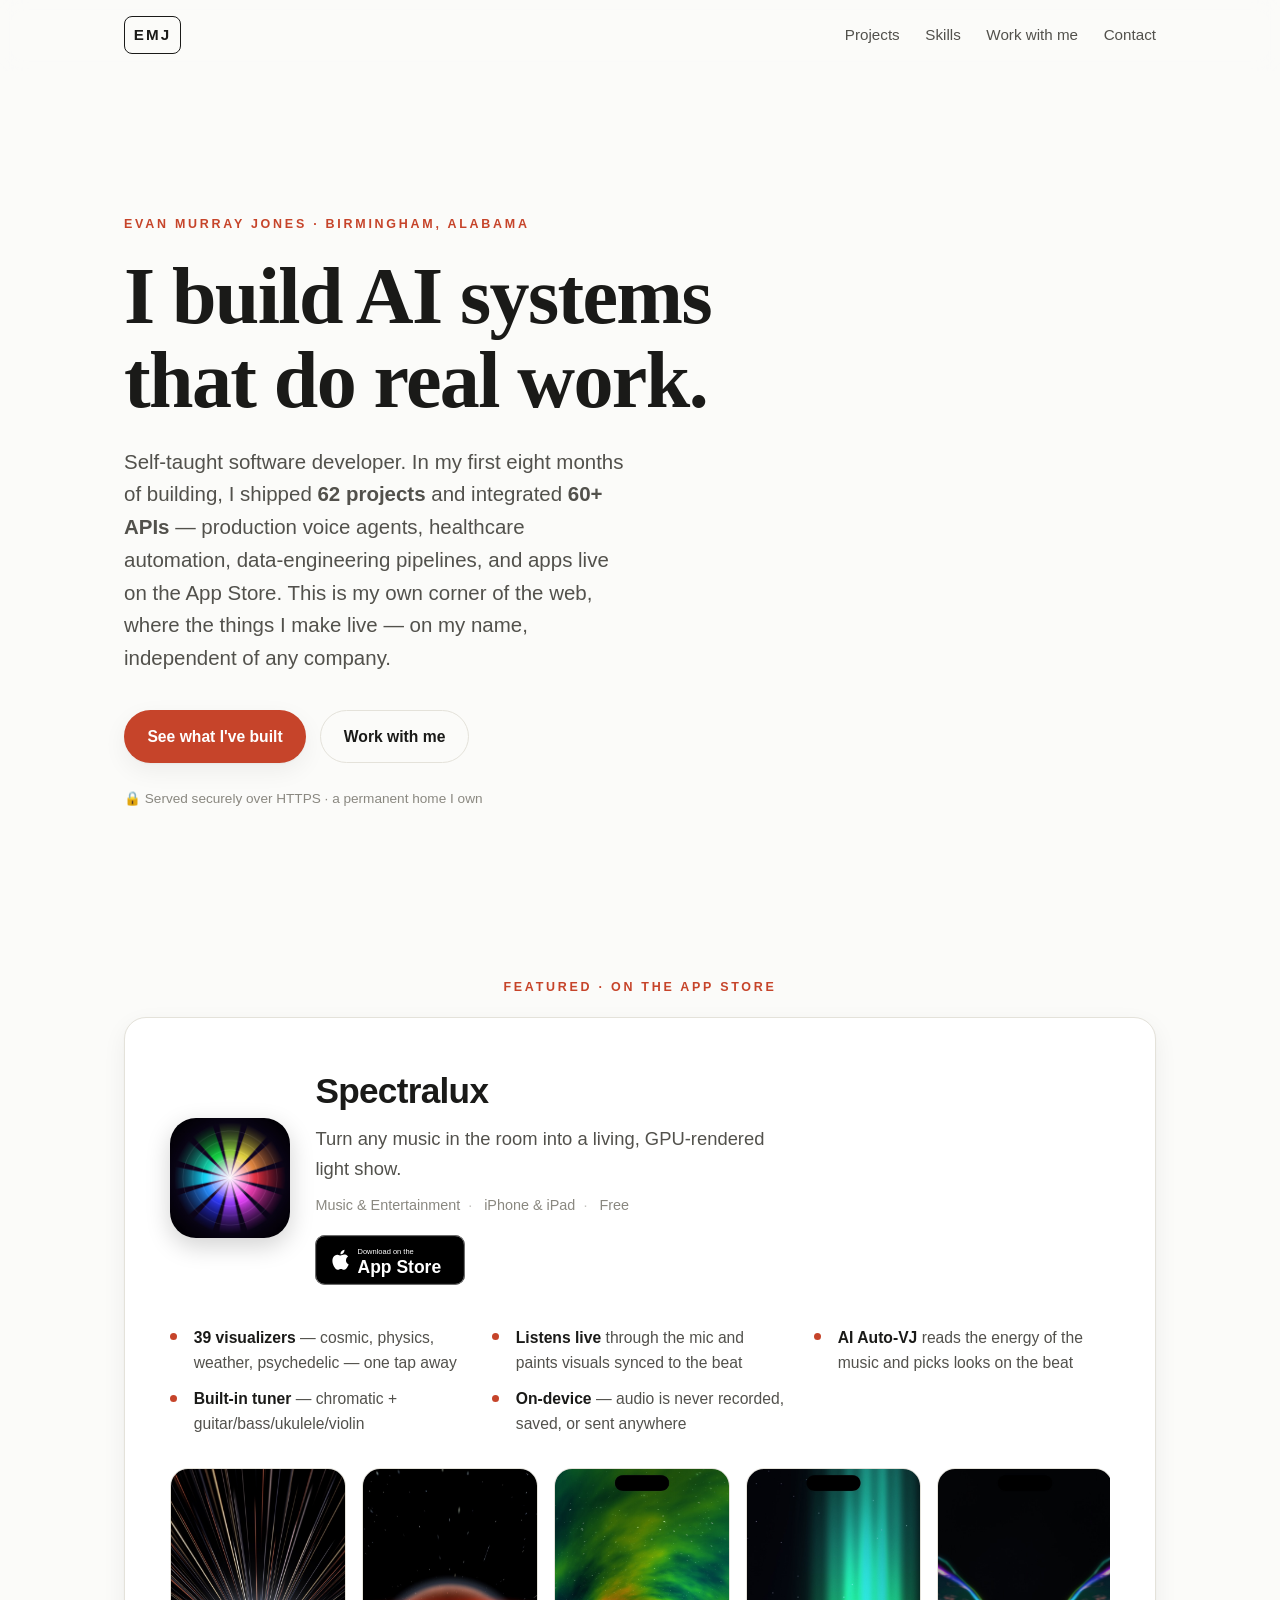
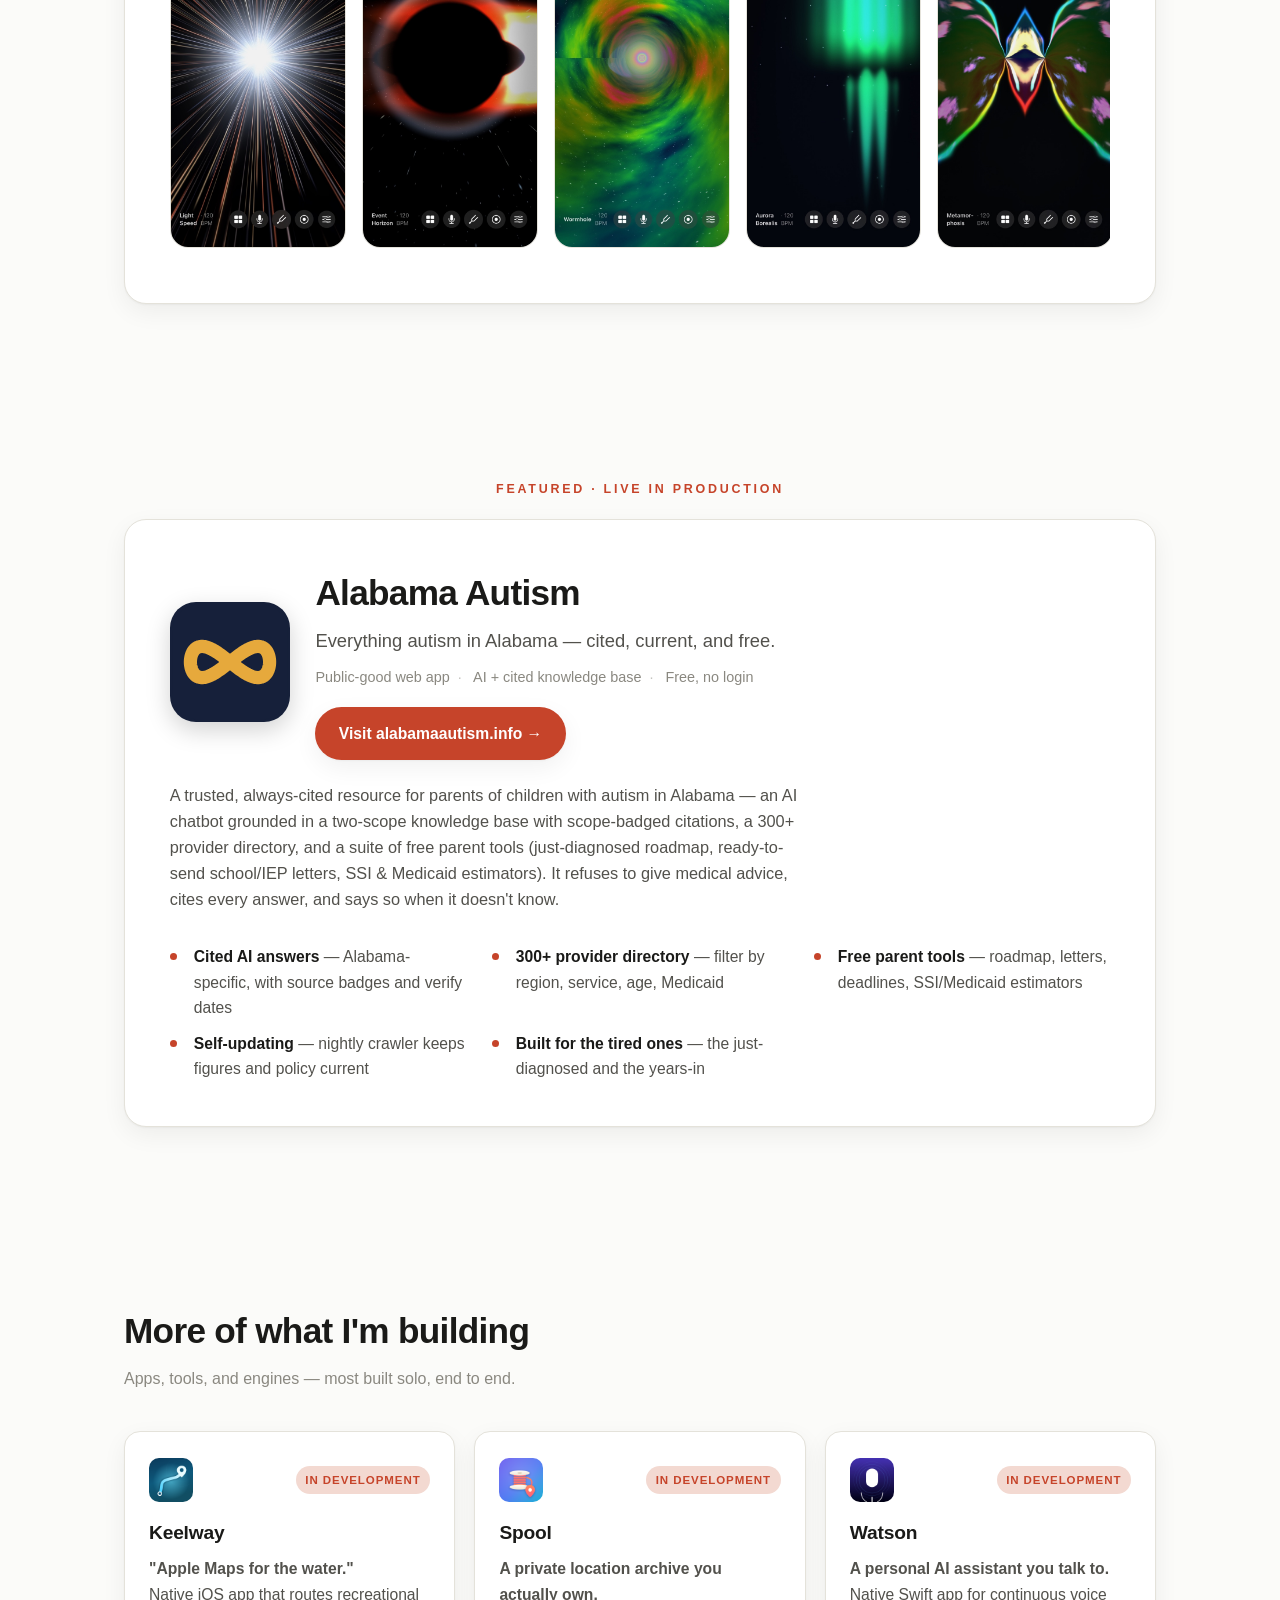
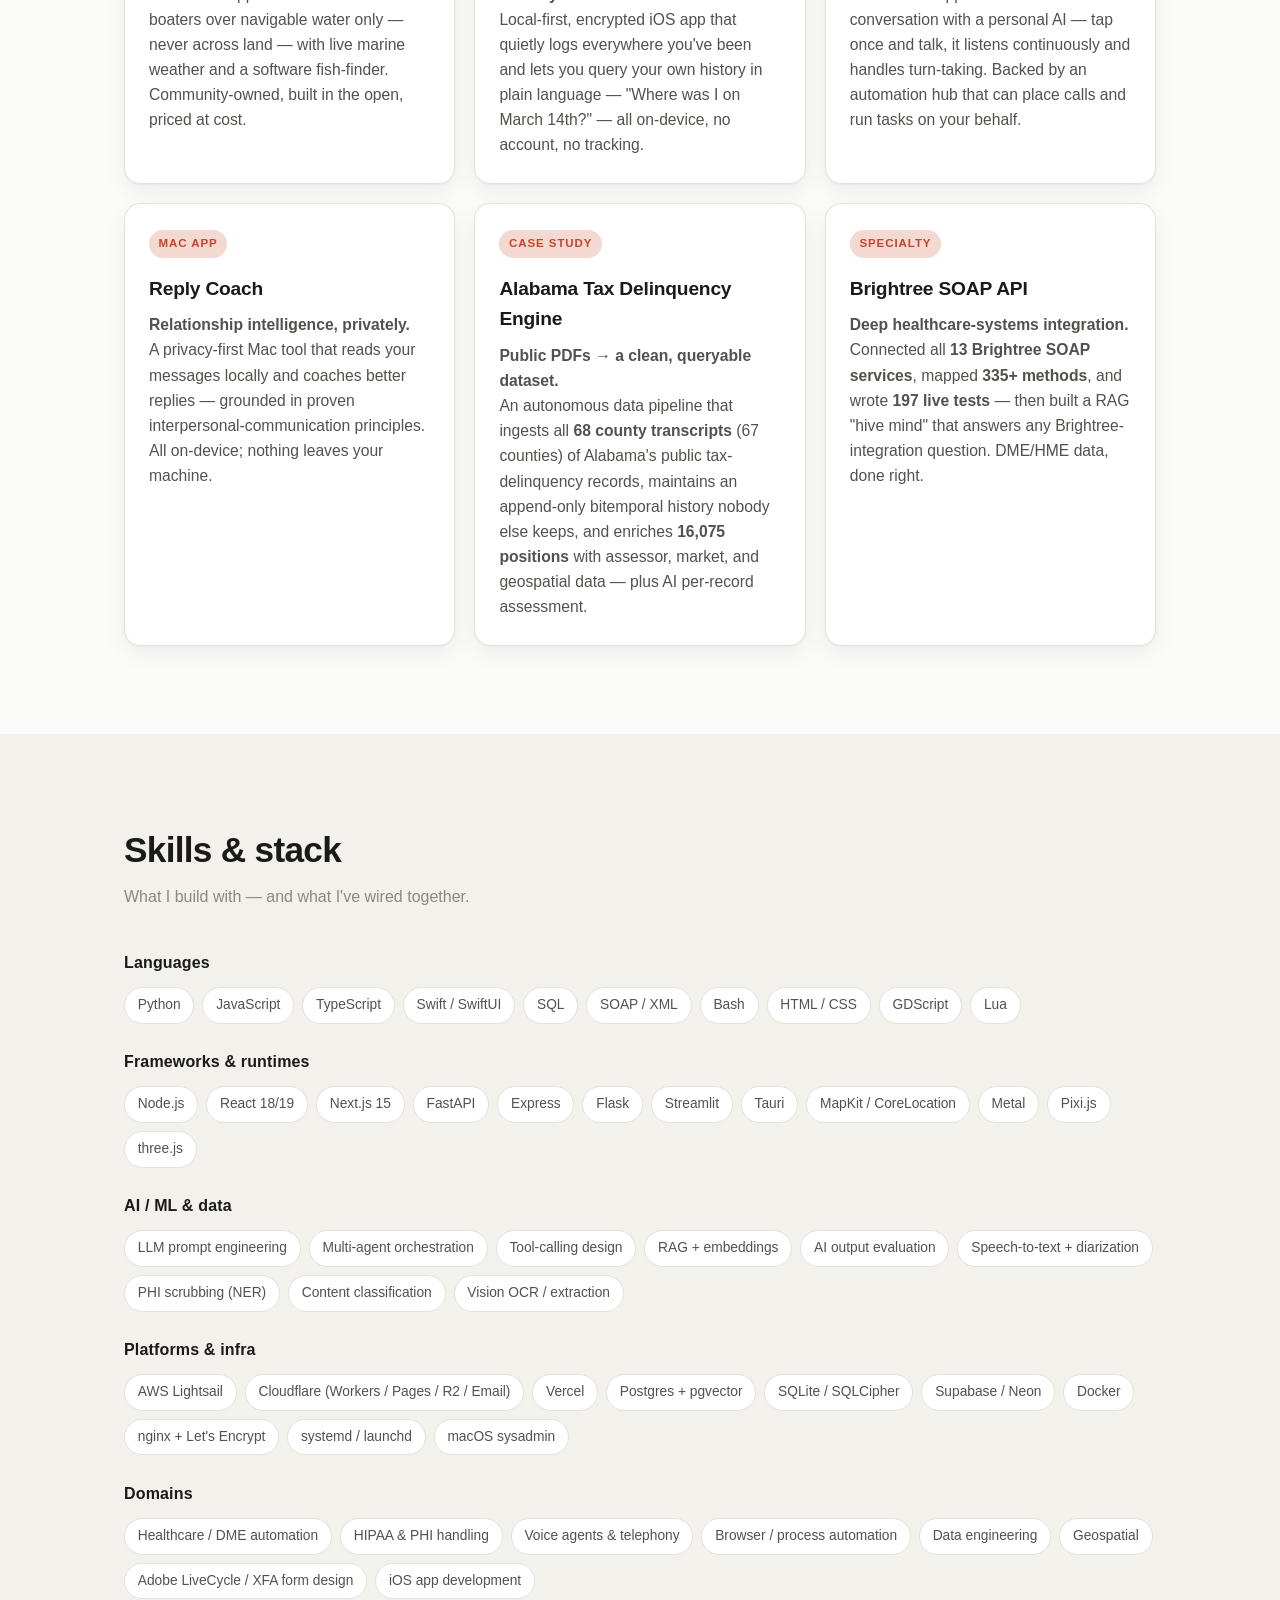
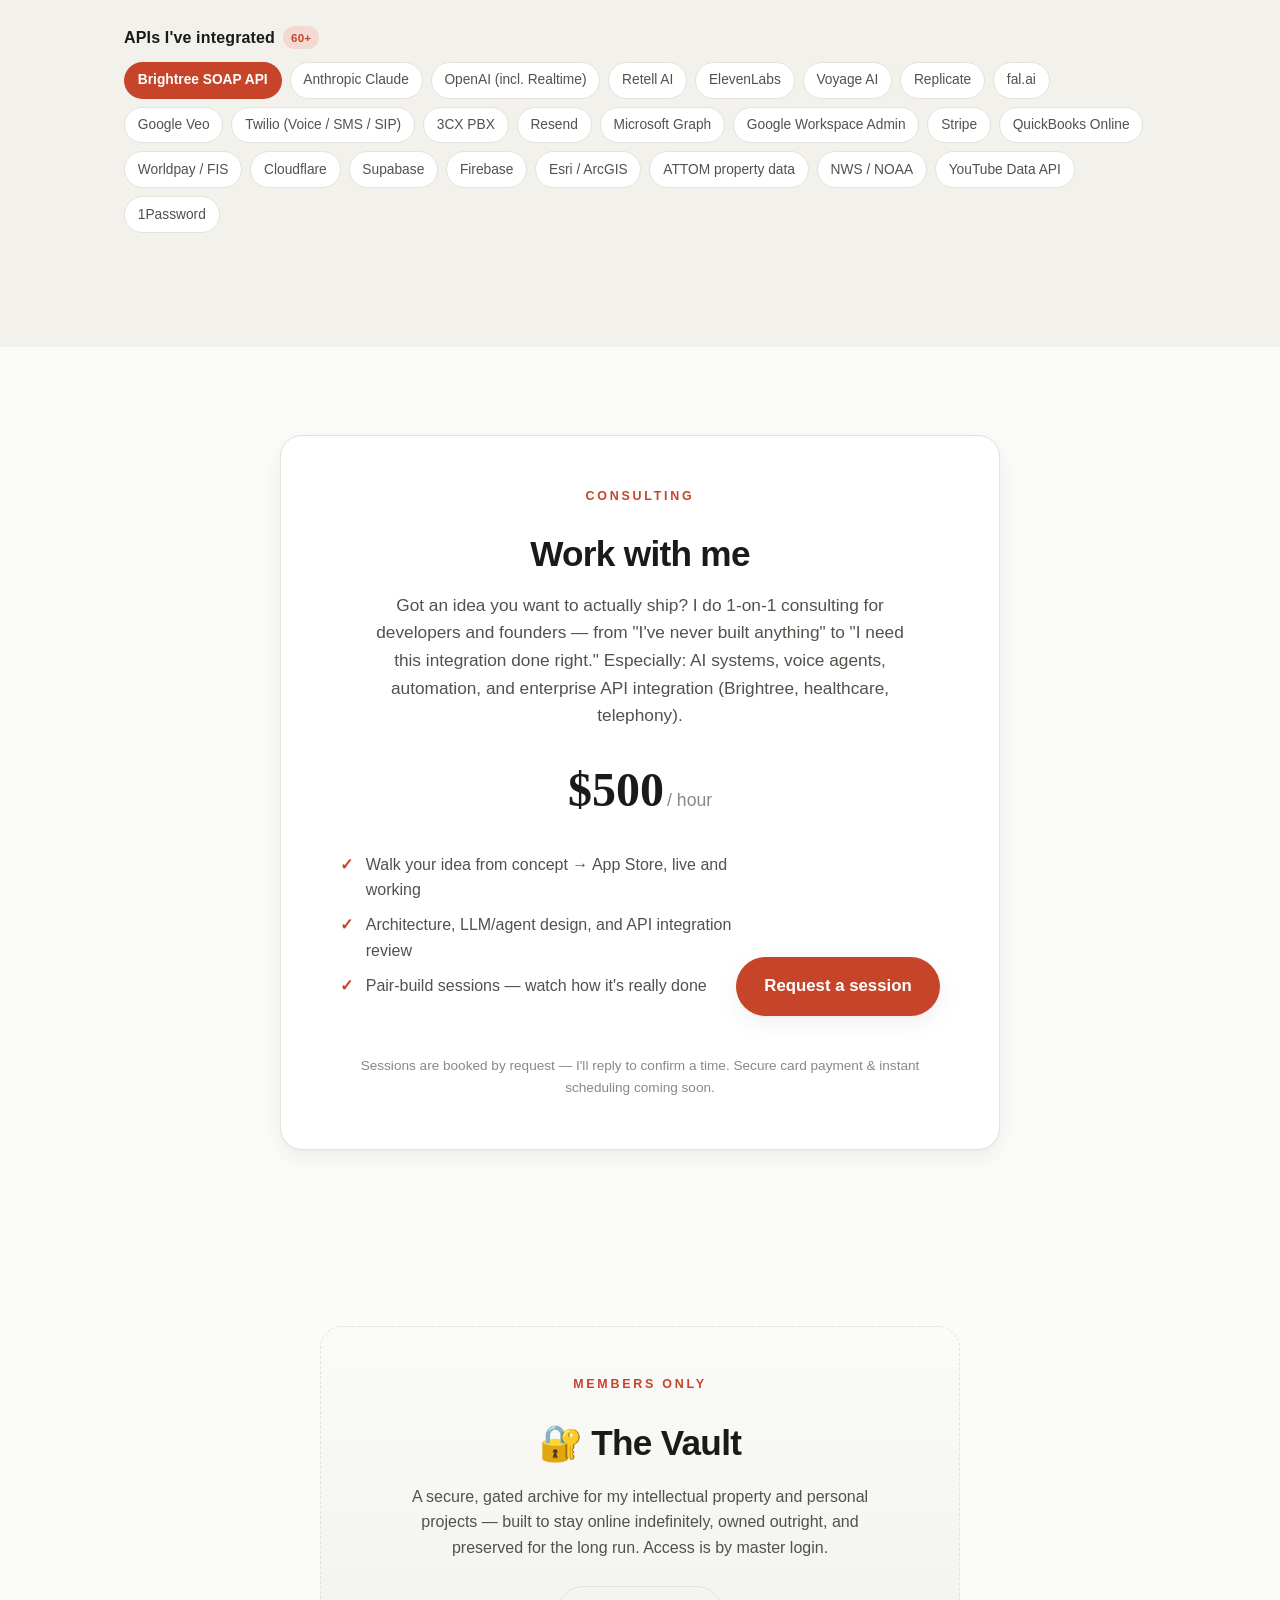
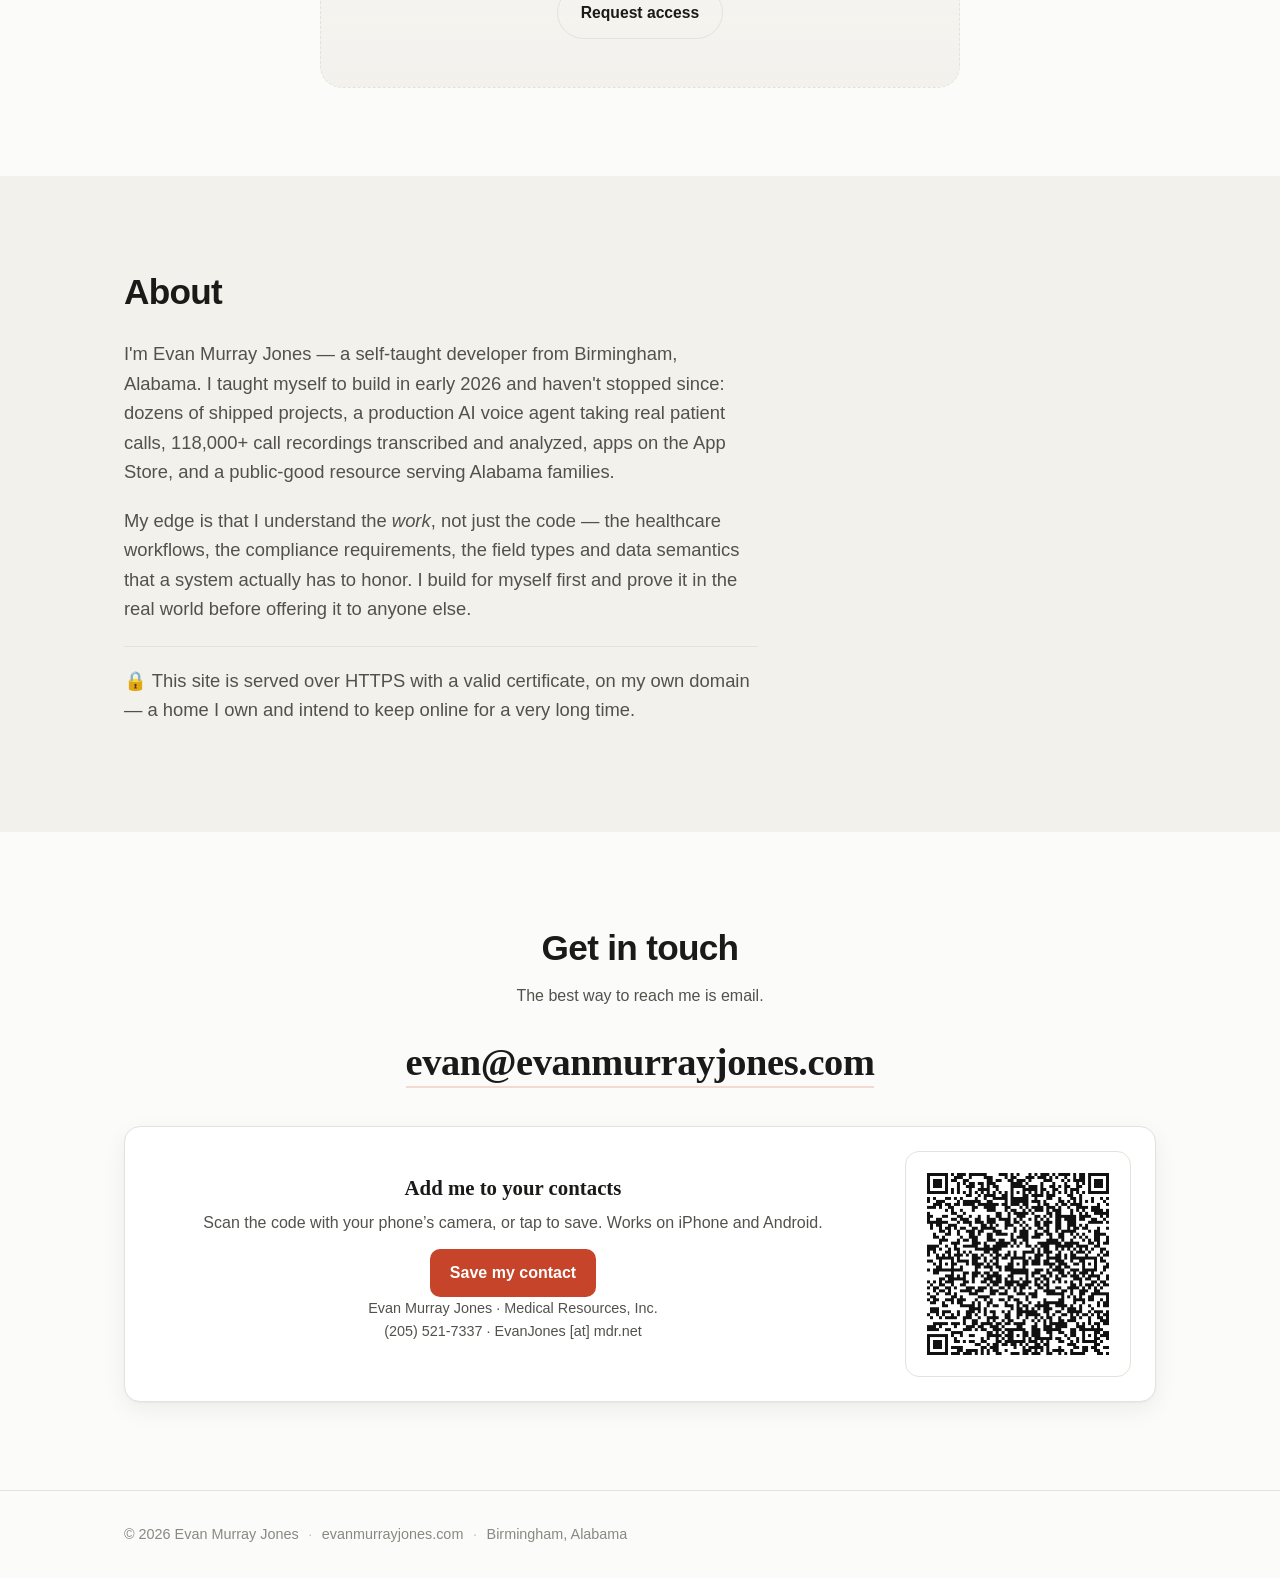
<file: index.html>
<!doctype html>
<html lang="en">
<head>
  <meta charset="utf-8" />
  <meta name="viewport" content="width=device-width, initial-scale=1" />
  <title>Evan Murray Jones — Software Developer & AI Automation</title>
  <meta name="description" content="Evan Murray Jones — self-taught software developer building AI systems, voice agents, healthcare automation, and apps that ship. Creator of Spectralux, Keelway, Spool, and alabamaautism.info." />
  <meta name="author" content="Evan Murray Jones" />

  <meta property="og:type" content="website" />
  <meta property="og:title" content="Evan Murray Jones" />
  <meta property="og:description" content="I build AI systems that do real work — voice agents, automation, data engineering, and apps on the App Store." />
  <meta property="og:url" content="https://evanmurrayjones.com" />

  <link rel="icon" href="data:image/svg+xml,<svg xmlns='http://www.w3.org/2000/svg' viewBox='0 0 100 100'><text y='.9em' font-size='90'>⚡</text></svg>" />
  <link rel="stylesheet" href="styles.css" />
</head>
<body>
  <a class="skip" href="#main">Skip to content</a>

  <header class="site-header">
    <nav class="nav" aria-label="Primary">
      <a class="brand" href="/">EMJ</a>
      <div class="nav-links">
        <a href="#projects">Projects</a>
        <a href="#skills">Skills</a>
        <a href="#work">Work with me</a>
        <a href="#contact">Contact</a>
      </div>
    </nav>
  </header>

  <main id="main">
    <!-- HERO -->
    <section class="hero" aria-labelledby="hero-title">
      <p class="eyebrow">Evan Murray Jones · Birmingham, Alabama</p>
      <h1 id="hero-title">I build AI systems<br />that do real work.</h1>
      <p class="lede">
        Self-taught software developer. In my first eight months of building,
        I shipped <strong>62 projects</strong> and integrated <strong>60+ APIs</strong> —
        production voice agents, healthcare automation, data-engineering pipelines,
        and apps live on the App Store. This is my own corner of the web, where the
        things I make live — on my name, independent of any company.
      </p>
      <div class="hero-actions">
        <a class="btn btn-primary" href="#projects">See what I've built</a>
        <a class="btn btn-ghost" href="#work">Work with me</a>
      </div>
      <p class="trust-line">🔒 Served securely over HTTPS · a permanent home I own</p>
    </section>

    <!-- FEATURED: SPECTRALUX -->
    <section id="app" class="section section-app" aria-labelledby="app-title">
      <p class="eyebrow eyebrow-center">Featured · On the App Store</p>
      <div class="app-card">
        <div class="app-head">
          <img class="app-icon" src="assets/spectralux/icon.png" width="120" height="120"
               alt="Spectralux app icon" />
          <div class="app-head-text">
            <h2 id="app-title">Spectralux</h2>
            <p class="app-tagline">Turn any music in the room into a living, GPU-rendered light show.</p>
            <div class="app-meta">
              <span>Music &amp; Entertainment</span><span class="dot">·</span>
              <span>iPhone &amp; iPad</span><span class="dot">·</span>
              <span>Free</span>
            </div>
            <a class="appstore-badge" href="https://apps.apple.com/us/app/spectralux/id6820929605"
               target="_blank" rel="noopener" aria-label="Download Spectralux on the App Store">
              <svg viewBox="0 0 120 40" width="150" height="50" role="img" aria-hidden="true">
                <rect width="120" height="40" rx="8" fill="#000"/>
                <rect x="0.5" y="0.5" width="119" height="39" rx="7.5" fill="none" stroke="#a6a6a6" stroke-width="0.6"/>
                <path fill="#fff" d="M24.77 20.3c-.02-2.02 1.65-2.99 1.72-3.04-0.94-1.37-2.4-1.56-2.92-1.58-1.24-.13-2.42.73-3.05.73-.63 0-1.6-.72-2.63-.7-1.35.02-2.6.79-3.3 1.99-1.41 2.44-.36 6.05 1.01 8.03.67.97 1.47 2.06 2.51 2.02 1.01-.04 1.39-.65 2.61-.65 1.21 0 1.56.65 2.62.63 1.08-.02 1.77-.98 2.43-1.96.77-1.12 1.09-2.21 1.1-2.27-.02-.01-2.1-.81-2.12-3.21zm-2.01-5.9c.55-.67.92-1.6.82-2.53-.79.03-1.77.53-2.34 1.19-.51.58-.96 1.53-.84 2.42.88.07 1.79-.45 2.36-1.08z"/>
                <text x="34" y="15" fill="#fff" font-family="-apple-system,Helvetica,Arial,sans-serif" font-size="6">Download on the</text>
                <text x="34" y="30" fill="#fff" font-family="-apple-system,Helvetica,Arial,sans-serif" font-size="14" font-weight="600">App Store</text>
              </svg>
            </a>
          </div>
        </div>
        <ul class="app-features">
          <li><strong>39 visualizers</strong> — cosmic, physics, weather, psychedelic — one tap away</li>
          <li><strong>Listens live</strong> through the mic and paints visuals synced to the beat</li>
          <li><strong>AI Auto-VJ</strong> reads the energy of the music and picks looks on the beat</li>
          <li><strong>Built-in tuner</strong> — chromatic + guitar/bass/ukulele/violin</li>
          <li><strong>On-device</strong> — audio is never recorded, saved, or sent anywhere</li>
        </ul>
        <div class="app-shots" aria-label="Spectralux screenshots">
          <img src="assets/spectralux/shot1.jpg" loading="lazy" alt="Spectralux visualizer screenshot" />
          <img src="assets/spectralux/shot2.jpg" loading="lazy" alt="Spectralux visualizer screenshot" />
          <img src="assets/spectralux/shot3.jpg" loading="lazy" alt="Spectralux visualizer screenshot" />
          <img src="assets/spectralux/shot4.jpg" loading="lazy" alt="Spectralux visualizer screenshot" />
          <img src="assets/spectralux/shot5.jpg" loading="lazy" alt="Spectralux visualizer screenshot" />
        </div>
      </div>
    </section>

    <!-- FEATURED: ALABAMA AUTISM -->
    <section id="alabama-autism" class="section section-app" aria-labelledby="aa-title">
      <p class="eyebrow eyebrow-center">Featured · Live in production</p>
      <div class="app-card app-card-aa">
        <div class="app-head">
          <img class="app-icon" src="assets/alabama-autism/icon.svg" width="120" height="120"
               alt="Alabama Autism logo — gold infinity mark" />
          <div class="app-head-text">
            <h2 id="aa-title">Alabama Autism</h2>
            <p class="app-tagline">Everything autism in Alabama — cited, current, and free.</p>
            <div class="app-meta">
              <span>Public-good web app</span><span class="dot">·</span>
              <span>AI + cited knowledge base</span><span class="dot">·</span>
              <span>Free, no login</span>
            </div>
            <a class="btn btn-primary" href="https://alabamaautism.info" target="_blank" rel="noopener">Visit alabamaautism.info →</a>
          </div>
        </div>
        <p class="app-blurb">
          A trusted, always-cited resource for parents of children with autism in Alabama —
          an AI chatbot grounded in a two-scope knowledge base with scope-badged citations,
          a 300+ provider directory, and a suite of free parent tools (just-diagnosed roadmap,
          ready-to-send school/IEP letters, SSI &amp; Medicaid estimators). It refuses to give
          medical advice, cites every answer, and says so when it doesn't know.
        </p>
        <ul class="app-features">
          <li><strong>Cited AI answers</strong> — Alabama-specific, with source badges and verify dates</li>
          <li><strong>300+ provider directory</strong> — filter by region, service, age, Medicaid</li>
          <li><strong>Free parent tools</strong> — roadmap, letters, deadlines, SSI/Medicaid estimators</li>
          <li><strong>Self-updating</strong> — nightly crawler keeps figures and policy current</li>
          <li><strong>Built for the tired ones</strong> — the just-diagnosed and the years-in</li>
        </ul>
      </div>
    </section>

    <!-- PROJECTS GRID -->
    <section id="projects" class="section" aria-labelledby="projects-title">
      <div class="section-head">
        <h2 id="projects-title">More of what I'm building</h2>
        <p class="section-sub">Apps, tools, and engines — most built solo, end to end.</p>
      </div>

      <div class="grid">
        <article class="card">
          <div class="card-top">
            <img class="card-icon" src="assets/keelway/icon.png" width="44" height="44" alt="Keelway icon" />
            <span class="tag tag-soon">In development</span>
          </div>
          <h3>Keelway</h3>
          <p class="card-sub">"Apple Maps for the water."</p>
          <p>Native iOS app that routes recreational boaters over navigable water only — never across land — with live marine weather and a software fish-finder. Community-owned, built in the open, priced at cost.</p>
        </article>

        <article class="card">
          <div class="card-top">
            <img class="card-icon" src="assets/spool/icon.png" width="44" height="44" alt="Spool icon" />
            <span class="tag tag-soon">In development</span>
          </div>
          <h3>Spool</h3>
          <p class="card-sub">A private location archive you actually own.</p>
          <p>Local-first, encrypted iOS app that quietly logs everywhere you've been and lets you query your own history in plain language — "Where was I on March 14th?" — all on-device, no account, no tracking.</p>
        </article>

        <article class="card">
          <div class="card-top">
            <img class="card-icon" src="assets/watson/icon.png" width="44" height="44" alt="Watson icon" />
            <span class="tag tag-soon">In development</span>
          </div>
          <h3>Watson</h3>
          <p class="card-sub">A personal AI assistant you talk to.</p>
          <p>Native Swift app for continuous voice conversation with a personal AI — tap once and talk, it listens continuously and handles turn-taking. Backed by an automation hub that can place calls and run tasks on your behalf.</p>
        </article>

        <article class="card">
          <div class="card-top">
            <span class="tag">Mac app</span>
          </div>
          <h3>Reply Coach</h3>
          <p class="card-sub">Relationship intelligence, privately.</p>
          <p>A privacy-first Mac tool that reads your messages locally and coaches better replies — grounded in proven interpersonal-communication principles. All on-device; nothing leaves your machine.</p>
        </article>

        <article class="card">
          <div class="card-top">
            <span class="tag tag-case">Case study</span>
          </div>
          <h3>Alabama Tax Delinquency Engine</h3>
          <p class="card-sub">Public PDFs → a clean, queryable dataset.</p>
          <p>An autonomous data pipeline that ingests all <strong>68 county transcripts</strong> (67 counties) of Alabama's public tax-delinquency records, maintains an append-only bitemporal history nobody else keeps, and enriches <strong>16,075 positions</strong> with assessor, market, and geospatial data — plus AI per-record assessment.</p>
        </article>

        <article class="card">
          <div class="card-top">
            <span class="tag tag-case">Specialty</span>
          </div>
          <h3>Brightree SOAP API</h3>
          <p class="card-sub">Deep healthcare-systems integration.</p>
          <p>Connected all <strong>13 Brightree SOAP services</strong>, mapped <strong>335+ methods</strong>, and wrote <strong>197 live tests</strong> — then built a RAG "hive mind" that answers any Brightree-integration question. DME/HME data, done right.</p>
        </article>
      </div>
    </section>

    <!-- SKILLS & APIS -->
    <section id="skills" class="section section-skills" aria-labelledby="skills-title">
      <div class="skills-wrap">
        <div class="section-head">
          <h2 id="skills-title">Skills &amp; stack</h2>
          <p class="section-sub">What I build with — and what I've wired together.</p>
        </div>

        <div class="skill-block">
          <h4>Languages</h4>
          <div class="chips">
            <span>Python</span><span>JavaScript</span><span>TypeScript</span><span>Swift / SwiftUI</span>
            <span>SQL</span><span>SOAP / XML</span><span>Bash</span><span>HTML / CSS</span><span>GDScript</span><span>Lua</span>
          </div>
        </div>

        <div class="skill-block">
          <h4>Frameworks &amp; runtimes</h4>
          <div class="chips">
            <span>Node.js</span><span>React 18/19</span><span>Next.js 15</span><span>FastAPI</span>
            <span>Express</span><span>Flask</span><span>Streamlit</span><span>Tauri</span>
            <span>MapKit / CoreLocation</span><span>Metal</span><span>Pixi.js</span><span>three.js</span>
          </div>
        </div>

        <div class="skill-block">
          <h4>AI / ML &amp; data</h4>
          <div class="chips">
            <span>LLM prompt engineering</span><span>Multi-agent orchestration</span><span>Tool-calling design</span>
            <span>RAG + embeddings</span><span>AI output evaluation</span><span>Speech-to-text + diarization</span>
            <span>PHI scrubbing (NER)</span><span>Content classification</span><span>Vision OCR / extraction</span>
          </div>
        </div>

        <div class="skill-block">
          <h4>Platforms &amp; infra</h4>
          <div class="chips">
            <span>AWS Lightsail</span><span>Cloudflare (Workers / Pages / R2 / Email)</span><span>Vercel</span>
            <span>Postgres + pgvector</span><span>SQLite / SQLCipher</span><span>Supabase / Neon</span>
            <span>Docker</span><span>nginx + Let's Encrypt</span><span>systemd / launchd</span><span>macOS sysadmin</span>
          </div>
        </div>

        <div class="skill-block">
          <h4>Domains</h4>
          <div class="chips">
            <span>Healthcare / DME automation</span><span>HIPAA &amp; PHI handling</span><span>Voice agents &amp; telephony</span>
            <span>Browser / process automation</span><span>Data engineering</span><span>Geospatial</span>
            <span>Adobe LiveCycle / XFA form design</span><span>iOS app development</span>
          </div>
        </div>

        <div class="skill-block">
          <h4>APIs I've integrated <span class="count-badge">60+</span></h4>
          <div class="chips chips-api">
            <span class="hot">Brightree SOAP API</span>
            <span>Anthropic Claude</span><span>OpenAI (incl. Realtime)</span><span>Retell AI</span><span>ElevenLabs</span>
            <span>Voyage AI</span><span>Replicate</span><span>fal.ai</span><span>Google Veo</span>
            <span>Twilio (Voice / SMS / SIP)</span><span>3CX PBX</span><span>Resend</span><span>Microsoft Graph</span>
            <span>Google Workspace Admin</span><span>Stripe</span><span>QuickBooks Online</span><span>Worldpay / FIS</span>
            <span>Cloudflare</span><span>Supabase</span><span>Firebase</span><span>Esri / ArcGIS</span>
            <span>ATTOM property data</span><span>NWS / NOAA</span><span>YouTube Data API</span><span>1Password</span>
          </div>
        </div>
      </div>
    </section>

    <!-- WORK WITH ME -->
    <section id="work" class="section section-work" aria-labelledby="work-title">
      <div class="work-card">
        <p class="eyebrow">Consulting</p>
        <h2 id="work-title">Work with me</h2>
        <p class="work-lede">
          Got an idea you want to actually ship? I do 1-on-1 consulting for developers and
          founders — from "I've never built anything" to "I need this integration done right."
          Especially: AI systems, voice agents, automation, and enterprise API integration
          (Brightree, healthcare, telephony).
        </p>
        <div class="price-row">
          <span class="price">$500</span><span class="per">/ hour</span>
        </div>
        <ul class="work-list">
          <li>Walk your idea from concept → App Store, live and working</li>
          <li>Architecture, LLM/agent design, and API integration review</li>
          <li>Pair-build sessions — watch how it's really done</li>
        </ul>
        <a class="btn btn-primary btn-lg js-book" data-u="evan" data-d="evanmurrayjones.com" href="#">Request a session</a>
        <p class="work-note">Sessions are booked by request — I'll reply to confirm a time. Secure card payment &amp; instant scheduling coming soon.</p>
      </div>
    </section>

    <!-- THE VAULT -->
    <section id="vault" class="section section-vault" aria-labelledby="vault-title">
      <div class="vault-wrap">
        <p class="eyebrow eyebrow-center">Members only</p>
        <h2 id="vault-title">🔐 The Vault</h2>
        <p class="vault-lede">
          A secure, gated archive for my intellectual property and personal projects —
          built to stay online indefinitely, owned outright, and preserved for the long run.
          Access is by master login.
        </p>
        <a class="btn btn-ghost" href="#contact">Request access</a>
      </div>
    </section>

    <!-- ABOUT -->
    <section id="about" class="section section-about" aria-labelledby="about-title">
      <div class="about-wrap">
        <h2 id="about-title">About</h2>
        <p>
          I'm Evan Murray Jones — a self-taught developer from Birmingham, Alabama. I taught
          myself to build in early 2026 and haven't stopped since: dozens of shipped projects,
          a production AI voice agent taking real patient calls, 118,000+ call recordings
          transcribed and analyzed, apps on the App Store, and a public-good resource serving
          Alabama families.
        </p>
        <p>
          My edge is that I understand the <em>work</em>, not just the code — the healthcare
          workflows, the compliance requirements, the field types and data semantics that a
          system actually has to honor. I build for myself first and prove it in the real world
          before offering it to anyone else.
        </p>
        <p class="about-trust">
          🔒 This site is served over HTTPS with a valid certificate, on my own domain — a home
          I own and intend to keep online for a very long time.
        </p>
      </div>
    </section>

    <!-- CONTACT -->
    <section id="contact" class="section section-contact" aria-labelledby="contact-title">
      <h2 id="contact-title">Get in touch</h2>
      <p class="contact-lede">The best way to reach me is email.</p>
      <a class="email-link js-email" data-u="evan" data-d="evanmurrayjones.com" href="#">evan <span aria-hidden="true">[at]</span> evanmurrayjones.com</a>

      <div class="vcard-block">
        <div class="vcard-text">
          <h3>Add me to your contacts</h3>
          <p>Scan the code with your phone&rsquo;s camera, or tap to save. Works on iPhone and Android.</p>
          <a class="btn-save" href="/contact/evan.vcf">Save my contact</a>
          <p class="vcard-detail">Evan Murray Jones · Medical Resources, Inc.<br />(205) 521-7337 · EvanJones [at] mdr.net</p>
        </div>
        <figure class="vcard-qr">
          <img src="/assets/contact/evan-contact-qr.png" width="200" height="200" loading="lazy" alt="QR code that adds Evan Murray Jones to your phone contacts" />
        </figure>
      </div>
    </section>
  </main>

  <footer class="site-footer">
    <div class="footer-inner">
      <span>© <span id="year">2026</span> Evan Murray Jones</span>
      <span class="footer-dot">·</span>
      <span>evanmurrayjones.com</span>
      <span class="footer-dot">·</span>
      <span>Birmingham, Alabama</span>
    </div>
  </footer>

  <script>
    document.getElementById('year').textContent = new Date().getFullYear();
    // Assemble email on the client so address-harvesting bots can't scrape it.
    document.querySelectorAll('.js-email').forEach(function (el) {
      var addr = el.dataset.u + '@' + el.dataset.d;
      el.href = 'mailto:' + addr;
      el.textContent = addr;
    });
    // Booking button → pre-filled consulting request email.
    document.querySelectorAll('.js-book').forEach(function (el) {
      var addr = el.dataset.u + '@' + el.dataset.d;
      var subj = encodeURIComponent('Consulting session request');
      var body = encodeURIComponent(
        "Hi Evan,\n\nI'd like to book a consulting session ($500/hr).\n\n" +
        "What I'm working on:\n\nWhat I'd like help with:\n\nMy availability:\n\nThanks!");
      el.href = 'mailto:' + addr + '?subject=' + subj + '&body=' + body;
    });
  </script>
</body>
</html>
</file>
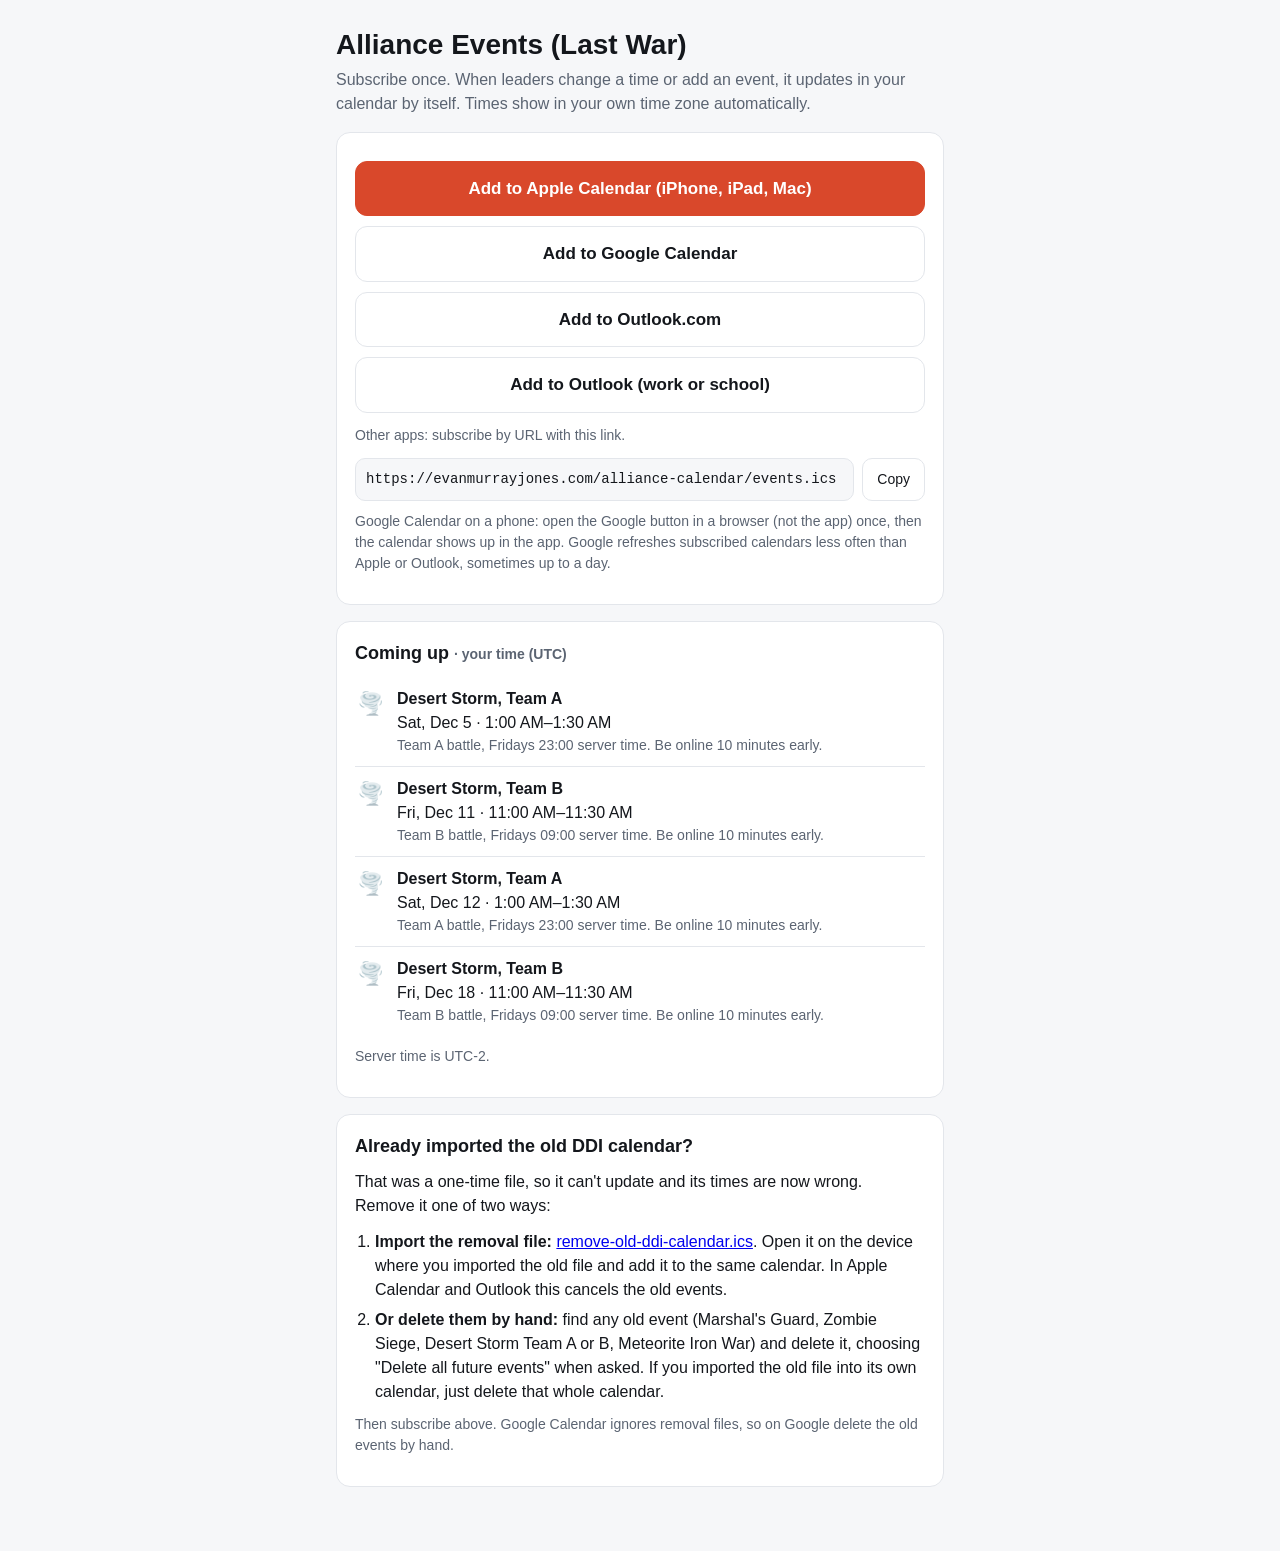
<file: alliance-calendar/index.html>
<!doctype html>
<html lang="en"><head>
<meta charset="utf-8"><meta name="viewport" content="width=device-width,initial-scale=1">
<title>Alliance Events Calendar</title>
<meta name="description" content="Subscribe once to the alliance event schedule. Changes show up in your calendar by themselves.">
<style>
:root{--bg:#f6f7f9;--card:#fff;--ink:#14171c;--mut:#5b6472;--hair:#e3e6eb;--acc:#d9482b;--acc-ink:#fff;--soft:#fdf0ec}
@media (prefers-color-scheme:dark){:root:not([data-theme="light"]){--bg:#0e1116;--card:#171b22;--ink:#e8ebf0;--mut:#9aa3b2;--hair:#262c36;--acc:#f26b4f;--acc-ink:#140b08;--soft:#2a1a16}}
:root[data-theme="dark"]{--bg:#0e1116;--card:#171b22;--ink:#e8ebf0;--mut:#9aa3b2;--hair:#262c36;--acc:#f26b4f;--acc-ink:#140b08;--soft:#2a1a16}
*{box-sizing:border-box}body{margin:0;background:var(--bg);color:var(--ink);font:16px/1.5 -apple-system,BlinkMacSystemFont,"Segoe UI",Roboto,sans-serif}
main{max-width:640px;margin:0 auto;padding:28px 16px 48px}
h1{font-size:28px;line-height:1.2;margin:0 0 6px}h2{font-size:18px;margin:0 0 10px}
p{margin:0 0 12px}.mut{color:var(--mut)}.small{font-size:14px}
.card{background:var(--card);border:1px solid var(--hair);border-radius:14px;padding:18px;margin:16px 0}
.btn{display:block;text-align:center;text-decoration:none;font-weight:650;font-size:17px;padding:14px 16px;border-radius:12px;margin:10px 0;border:1px solid var(--hair);color:var(--ink);background:var(--card)}
.btn.pri{background:var(--acc);color:var(--acc-ink);border-color:var(--acc)}
.copy{display:flex;gap:8px;margin-top:6px}.copy input{flex:1;min-width:0;font:14px ui-monospace,Menlo,monospace;padding:10px;border-radius:10px;border:1px solid var(--hair);background:var(--bg);color:var(--ink)}
.copy button{font:inherit;font-size:14px;padding:10px 14px;border-radius:10px;border:1px solid var(--hair);background:var(--card);color:var(--ink);cursor:pointer}
ul.ev{list-style:none;margin:0;padding:0}ul.ev li{display:flex;gap:12px;padding:10px 0;border-top:1px solid var(--hair)}ul.ev li:first-child{border-top:0}
.em{font-size:22px;width:30px;text-align:center}.ev b{display:block}.tag{display:inline-block;font-size:12px;padding:1px 8px;border-radius:99px;background:var(--soft);color:var(--acc);margin-left:6px;font-weight:600}
ol{padding-left:20px;margin:0}ol li{margin:6px 0}
</style></head>
<body><main>
<h1>Alliance Events (Last War)</h1>
<p class="mut">Subscribe once. When leaders change a time or add an event, it updates in your calendar by itself. Times show in your own time zone automatically.</p>

<section class="card">
<a class="btn pri" id="apple" href="webcal://evanmurrayjones.com/alliance-calendar/events.ics">Add to Apple Calendar (iPhone, iPad, Mac)</a>
<a class="btn" id="google" href="https://calendar.google.com/calendar/render?cid=webcal%3A%2F%2Fevanmurrayjones.com%2Falliance-calendar%2Fevents.ics" target="_blank" rel="noopener">Add to Google Calendar</a>
<a class="btn" id="outlook" href="https://outlook.live.com/calendar/0/addfromweb?url=https%3A%2F%2Fevanmurrayjones.com%2Falliance-calendar%2Fevents.ics&amp;name=Alliance%20Events%20%28Last%20War%29" target="_blank" rel="noopener">Add to Outlook.com</a>
<a class="btn" href="https://outlook.office.com/calendar/0/addfromweb?url=https%3A%2F%2Fevanmurrayjones.com%2Falliance-calendar%2Fevents.ics&amp;name=Alliance%20Events%20%28Last%20War%29" target="_blank" rel="noopener">Add to Outlook (work or school)</a>
<p class="small mut" style="margin-top:12px">Other apps: subscribe by URL with this link.</p>
<div class="copy"><input id="url" readonly value="https://evanmurrayjones.com/alliance-calendar/events.ics"><button id="cp">Copy</button></div>
<p class="small mut" style="margin-top:10px">Google Calendar on a phone: open the Google button in a browser (not the app) once, then the calendar shows up in the app. Google refreshes subscribed calendars less often than Apple or Outlook, sometimes up to a day.</p>
</section>

<section class="card">
<h2>Coming up <span class="small mut" id="tz"></span></h2>
<ul class="ev" id="list"><li class="mut">Loading…</li></ul>
<p class="small mut" style="margin-top:10px">Server time is UTC-2.</p>
</section>

<section class="card">
<h2>Already imported the old DDI calendar?</h2>
<p>That was a one-time file, so it can't update and its times are now wrong. Remove it one of two ways:</p>
<ol>
<li><b>Import the removal file:</b> <a href="remove-old-ddi-calendar.ics">remove-old-ddi-calendar.ics</a>. Open it on the device where you imported the old file and add it to the same calendar. In Apple Calendar and Outlook this cancels the old events.</li>
<li><b>Or delete them by hand:</b> find any old event (Marshal's Guard, Zombie Siege, Desert Storm Team A or B, Meteorite Iron War) and delete it, choosing "Delete all future events" when asked. If you imported the old file into its own calendar, just delete that whole calendar.</li>
</ol>
<p class="small mut" style="margin-top:10px">Then subscribe above. Google Calendar ignores removal files, so on Google delete the old events by hand.</p>
</section>
</main>
<script>
const SRC = "events.json";
document.getElementById("cp").onclick = async () => { const i = document.getElementById("url"); try { await navigator.clipboard.writeText(i.value); } catch { i.select(); document.execCommand("copy"); } document.getElementById("cp").textContent = "Copied"; };
const tz = Intl.DateTimeFormat().resolvedOptions().timeZone; document.getElementById("tz").textContent = tz ? "· your time (" + tz + ")" : "· your time";
function occurrences(e, from, to){
  const out = [], s = Date.parse(e.start), step = e.every_days * 864e5, end = e.until ? Date.parse(e.until) : Infinity, dur = e.duration_min * 6e4;
  if (!step) { if (s + dur >= from && s <= to) out.push(s); return out; }
  let t = s; if (t + dur < from) t += Math.ceil((from - dur - t) / step) * step;
  for (; t <= to && t <= end; t += step) out.push(t);
  return out;
}
const esc = s => String(s).replace(/[&<>"]/g, c => ({"&":"&amp;","<":"&lt;",">":"&gt;",'"':"&quot;"}[c]));
fetch(SRC, {cache: "no-store"}).then(r => r.json()).then(d => {
  const now = Date.now(), to = now + 14 * 864e5, rows = [];
  d.events.filter(e => !e.low_priority).forEach(e => occurrences(e, now, to).forEach(t => rows.push({e, t})));
  rows.sort((a, b) => a.t - b.t);
  const day = new Intl.DateTimeFormat(undefined, {weekday: "short", month: "short", day: "numeric"});
  const tm = new Intl.DateTimeFormat(undefined, {hour: "numeric", minute: "2-digit"});
  document.getElementById("list").innerHTML = rows.slice(0, 20).map(({e, t}) => `<li><span class="em">${esc(e.emoji)}</span><span><b>${esc(e.title)}${e.tentative ? '<span class="tag">tentative</span>' : ""}</b>
    <span>${day.format(t)} · ${tm.format(t)}–${tm.format(t + e.duration_min * 6e4)}</span><div class="small mut">${esc(e.notes)}</div></span></li>`).join("") || '<li class="mut">Nothing in the next two weeks.</li>';
}).catch(() => { document.getElementById("list").innerHTML = '<li class="mut">Couldn\'t load the schedule. Subscribe above and it will show in your calendar.</li>'; });
</script>
</body></html>
</file>
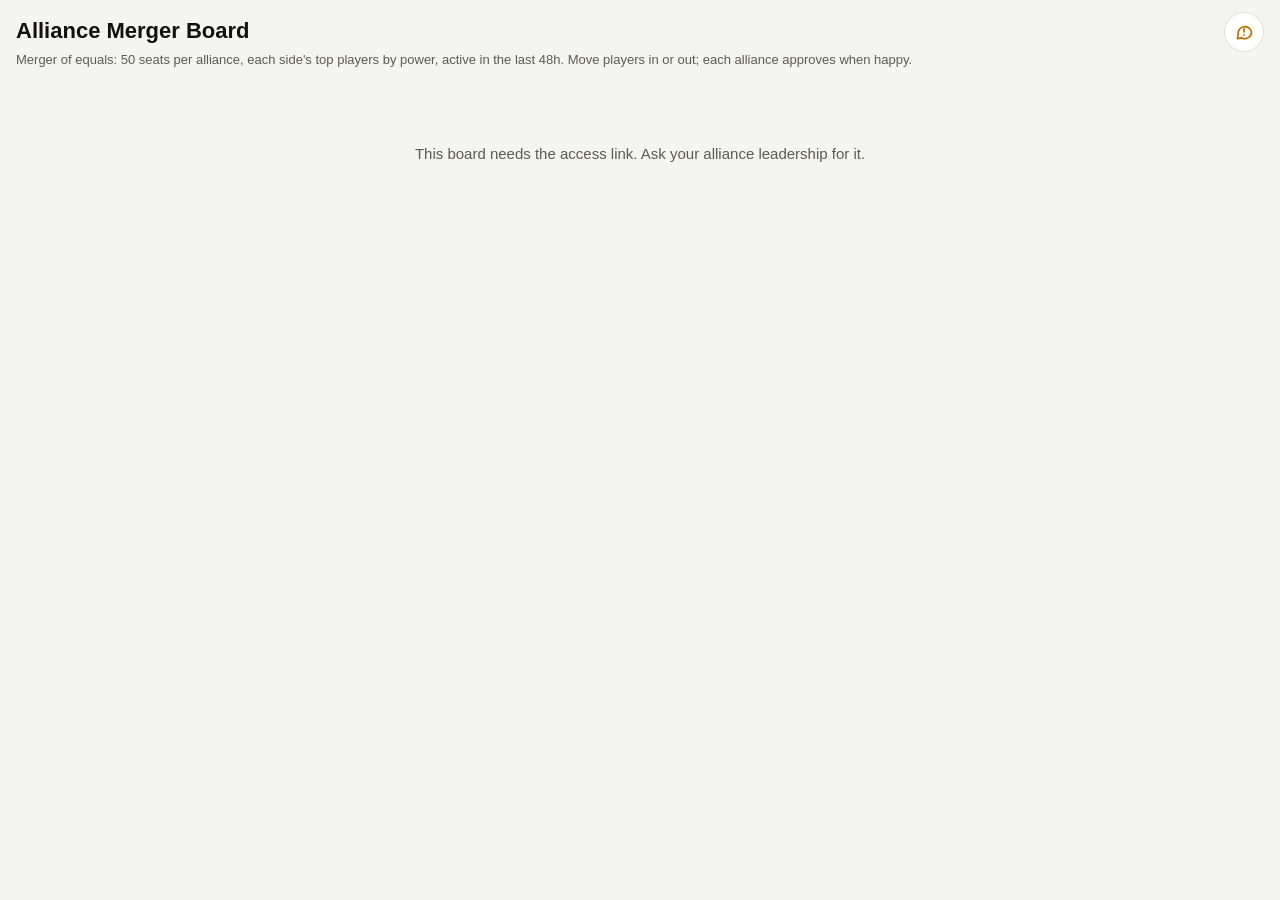
<file: alliance-merger/index.html>
<!DOCTYPE html>
<html lang="en">
<head>
<meta charset="utf-8">
<meta name="robots" content="noindex, nofollow">
<meta name="viewport" content="width=device-width, initial-scale=1">
<title>Alliance Merger Board</title>
<script>
// keep the last 20 errors so "Report a problem" can send them along
window.__errs = [];
(function(){
  const push = m => {
    window.__errs.push(new Date().toISOString() + " " + String(m).slice(0, 400));
    if (window.__errs.length > 20) window.__errs.shift();
    document.documentElement.dataset.errs = window.__errs.length;  // read by the automated health check
  };
  window.addEventListener("error", e => push((e.message || "error") + " @" + (e.filename || "") + ":" + (e.lineno || "")));
  window.addEventListener("unhandledrejection", e => push("promise: " + (e.reason && e.reason.message || e.reason)));
  const ce = console.error; console.error = function(){ push([].map.call(arguments, String).join(" ")); return ce.apply(console, arguments); };
})();
</script>
<style>
:root{
  color-scheme: dark light;
  --page:#0d1117; --surface:#161b22; --surface-2:#1c2330; --ink:#e6edf3; --ink-2:#8b949e;
  --hair:#30363d; --accent:#f0a020; --am:#58a6ff; --ddi:#3fb950;
  --good:#3fb950; --warn:#e3a008; --bad:#f85149; --unk:#6e7681;
}
@media (prefers-color-scheme: light){
  :root{ --page:#f4f4f1; --surface:#ffffff; --surface-2:#f7f6f2; --ink:#12110f; --ink-2:#5c5a54;
    --hair:#e1dfd7; --accent:#b86e00; --am:#2a78d6; --ddi:#1f8f3a; --good:#1f8f3a; --warn:#b07800; --bad:#c93030; --unk:#8a887f; }
}
*{box-sizing:border-box}
html,body{margin:0;background:var(--page);color:var(--ink);font:15px/1.4 -apple-system,BlinkMacSystemFont,"Segoe UI",Roboto,sans-serif;overflow-x:hidden}
button,input,select{font:inherit;color:inherit}
header{padding:16px 16px 8px;max-width:1400px;margin:0 auto;position:relative}
header h1{padding-right:52px}
.rep{position:absolute;top:12px;right:16px;width:40px;height:40px;border-radius:50%;border:1px solid var(--hair);background:var(--surface);display:flex;align-items:center;justify-content:center;cursor:pointer;padding:0}
.rep svg{width:20px;height:20px;stroke:var(--accent)}
.fb .box{max-width:420px}
.fb textarea{width:100%;min-height:80px;padding:10px 12px;border:1px solid var(--hair);border-radius:10px;background:var(--page);color:var(--ink);font:inherit;resize:vertical}
.rec{width:100%;padding:16px;margin:4px 0 10px;border-radius:12px;border:2px solid var(--accent)!important;background:transparent!important;color:var(--accent)!important;font-weight:800;font-size:16px}
.rec.on{background:var(--bad)!important;border-color:var(--bad)!important;color:#fff!important}
.fb audio{width:100%;margin-bottom:8px}
.fb .note{font-size:12.5px;color:var(--ink-2);margin:6px 0 0}
.fb .row{display:flex;gap:8px;margin-top:14px}
.fb .row button{flex:1;padding:12px}
.fb .row .ghost{background:transparent;border:1px solid var(--hair);color:var(--ink)}
h1{font-size:22px;margin:0}
.sub{color:var(--ink-2);font-size:13px;margin-top:4px}
.me{font-size:13px;color:var(--ink-2);margin-top:6px}
.me a{color:var(--accent);cursor:pointer}
.bar{display:flex;gap:8px;flex-wrap:wrap;padding:8px 16px;max-width:1400px;margin:0 auto}
.bar input{flex:1;min-width:140px;padding:9px 12px;border:1px solid var(--hair);border-radius:10px;background:var(--surface)}
.bar select{padding:9px 10px;border:1px solid var(--hair);border-radius:10px;background:var(--surface)}
.tabs{display:none;gap:6px;padding:4px 16px 8px}
.tabs button{flex:1;min-width:0;padding:9px 4px;border:1px solid var(--hair);border-radius:10px;background:var(--surface);font-size:13px;font-weight:600}
.tabs button.on{border-color:var(--accent);color:var(--accent)}
.board{display:grid;grid-template-columns:minmax(0,1fr) minmax(0,1.5fr) minmax(0,1fr);gap:12px;padding:0 16px 16px;max-width:1400px;margin:0 auto}
.col{background:var(--surface);border:1px solid var(--hair);border-radius:14px;display:flex;flex-direction:column;min-width:0;max-height:78vh}
.col.drop{outline:2px dashed var(--accent);outline-offset:-4px}
.col h2{font-size:14px;margin:0;padding:12px 14px 6px;letter-spacing:.5px;text-transform:uppercase}
.col .meta{padding:0 14px 10px;color:var(--ink-2);font-size:12.5px;border-bottom:1px solid var(--hair)}
.list{overflow-y:auto;padding:6px;flex:1}
.main .stats{display:flex;flex-wrap:wrap;gap:6px 14px;align-items:baseline}
.count{font-size:22px;font-weight:800;color:var(--ink)}
.count.full{color:var(--bad)}
.appr{display:flex;flex-wrap:wrap;gap:6px;margin-top:8px}
.badge{font-size:12px;padding:3px 8px;border-radius:20px;border:1px solid var(--hair);color:var(--ink-2)}
.badge.ok{border-color:var(--good);color:var(--good)}
.approve{width:100%;margin-top:8px;padding:11px;border:0;border-radius:10px;background:var(--accent);color:#111;font-weight:700;cursor:pointer}
.approve:disabled{opacity:.55;cursor:default}
.p{display:flex;align-items:center;gap:8px;padding:7px 8px 7px 10px;margin:3px 0;border-radius:9px;background:var(--surface-2);border-left:4px solid var(--hair);cursor:grab;user-select:none;-webkit-user-select:none}
.p.am{border-left-color:var(--am)} .p.ddi{border-left-color:var(--ddi)}
.p.sel{outline:2px solid var(--accent)}
.p.pending{opacity:.55}
.p .nm{flex:1;min-width:0;overflow:hidden;text-overflow:ellipsis;white-space:nowrap;font-weight:600}
.p .rk{font-size:11px;color:var(--ink-2);width:22px;text-align:center}
.p .pw{font-variant-numeric:tabular-nums;font-weight:700;font-size:13.5px;min-width:52px;text-align:right}
.act{font-size:11px;padding:2px 6px;border-radius:10px;white-space:nowrap;border:1px solid}
.act.g{color:var(--good);border-color:var(--good)} .act.w{color:var(--warn);border-color:var(--warn)}
.act.b{color:var(--bad);border-color:var(--bad)} .act.u{color:var(--unk);border-color:var(--unk)}
.p .tag{font-size:10.5px;font-weight:700;color:var(--ink-2)}
.empty{color:var(--ink-2);font-size:13px;padding:14px;text-align:center}
.panel{max-width:1400px;margin:0 auto;padding:0 16px 40px}
details{background:var(--surface);border:1px solid var(--hair);border-radius:14px;padding:10px 14px;margin-bottom:10px}
summary{cursor:pointer;font-weight:700}
.feed{font-size:13px;max-height:320px;overflow-y:auto;margin-top:8px}
.feed div{padding:5px 0;border-top:1px solid var(--hair)}
.feed time{color:var(--ink-2);font-size:11.5px;margin-right:6px}
.cbox{display:flex;gap:8px;margin-top:8px}
.cbox input{flex:1;min-width:0;padding:9px 12px;border:1px solid var(--hair);border-radius:10px;background:var(--page)}
.cbox button,.sheet button,.modal button{padding:9px 14px;border:0;border-radius:10px;background:var(--accent);color:#111;font-weight:700;cursor:pointer}
.sheet{position:fixed;left:0;right:0;bottom:0;background:var(--surface);border-top:1px solid var(--hair);padding:14px 16px calc(14px + env(safe-area-inset-bottom));display:none;z-index:20;box-shadow:0 -8px 24px rgba(0,0,0,.35)}
.sheet.on{display:block}
.sheet .who{font-weight:700;margin-bottom:4px}
.sheet .det{color:var(--ink-2);font-size:13px;margin-bottom:10px}
.sheet .row{display:flex;gap:8px}
.sheet .row button{flex:1;padding:12px}
.sheet .row .ghost{background:transparent;border:1px solid var(--hair);color:var(--ink)}
.toast{position:fixed;left:50%;transform:translateX(-50%);bottom:20px;background:var(--ink);color:var(--page);padding:10px 14px;border-radius:12px;display:none;gap:12px;align-items:center;z-index:30;max-width:calc(100% - 32px);font-size:14px}
.toast.on{display:flex}
.toast.err{background:var(--bad);color:#fff}
.toast a{color:var(--accent);font-weight:700;cursor:pointer;white-space:nowrap}
.modal{position:fixed;inset:0;background:rgba(0,0,0,.6);display:none;align-items:center;justify-content:center;z-index:40;padding:16px}
.modal.on{display:flex}
.modal .box{background:var(--surface);border:1px solid var(--hair);border-radius:16px;padding:20px;width:100%;max-width:380px}
.modal h3{margin:0 0 6px}
.modal p{color:var(--ink-2);font-size:13.5px;margin:0 0 14px}
.modal label{display:block;font-size:13px;font-weight:600;margin:10px 0 6px}
.modal input{width:100%;padding:10px 12px;border:1px solid var(--hair);border-radius:10px;background:var(--page)}
.seg{display:flex;gap:8px}
.seg button{flex:1;background:var(--page)!important;color:var(--ink)!important;border:1px solid var(--hair)!important}
.seg button.on{border-color:var(--accent)!important;color:var(--accent)!important}
.modal .go{width:100%;margin-top:16px;padding:12px}
.msg{max-width:520px;margin:60px auto;padding:0 16px;text-align:center;color:var(--ink-2)}
@media (max-width:899px){
  .tabs{display:flex}
  .board{grid-template-columns:minmax(0,1fr)}
  .tabs button{min-width:0;font-size:12px}
  .bar select{max-width:150px}
  .p .rk{display:none}
  .p{gap:6px}
  .col{display:none;max-height:none}
  .col.show{display:flex}
  .p{cursor:pointer}
}
</style>
</head>
<body>
<header>
  <h1>Alliance Merger Board</h1>
  <button class="rep" id="rep" aria-label="Report a problem" title="Report a problem"><svg viewBox="0 0 24 24" fill="none" stroke-width="2" stroke-linecap="round" stroke-linejoin="round"><path d="M21 12a8 8 0 0 1-11.6 7.1L4 20l1-4.6A8 8 0 1 1 21 12z"/><path d="M12 8v4"/><path d="M12 15.5v.01"/></svg></button>
  <div class="sub">Merger of equals: 50 seats per alliance, each side's top players by power, active in the last 48h. Move players in or out; each alliance approves when happy.</div>
  <div class="me" id="me"></div>
</header>
<div id="app" style="display:none">
  <div class="bar">
    <input id="q" type="search" placeholder="Search players" autocomplete="off">
    <select id="sort"><option value="power">Sort: Power</option><option value="act">Sort: Most active</option></select>
  </div>
  <div class="tabs" id="tabs">
    <button data-t="main" class="on">New alliance</button>
    <button data-t="DDI">DDI bench</button>
    <button data-t="12AM">12AM bench</button>
  </div>
  <div class="board">
    <section class="col bench" data-zone="DDI"><h2 style="color:var(--ddi)">DDI bench</h2><div class="meta" id="m-DDI"></div><div class="list" id="l-DDI"></div></section>
    <section class="col main show" data-zone="main"><h2>New alliance</h2><div class="meta" id="m-main"></div><div class="list" id="l-main"></div></section>
    <section class="col bench" data-zone="12AM"><h2 style="color:var(--am)">12AM bench</h2><div class="meta" id="m-12AM"></div><div class="list" id="l-12AM"></div></section>
  </div>
  <div class="panel">
    <details id="d-com" open><summary>Comments <span id="ccount"></span></summary>
      <div class="cbox"><input id="ctext" maxlength="300" placeholder="Add a comment for both alliances"><button id="csend">Post</button></div>
      <div class="feed" id="comments"></div>
    </details>
    <details><summary>Activity log</summary><div class="feed" id="log"></div></details>
    <div class="sub" id="src"></div>
  </div>
</div>
<div class="msg" id="msg">Loading…</div>

<div class="sheet" id="sheet">
  <div class="who" id="s-name"></div>
  <div class="det" id="s-det"></div>
  <div class="row"><button class="ghost" id="s-cancel">Cancel</button><button id="s-go"></button></div>
</div>
<div class="toast" id="toast"><span id="t-msg"></span><a id="t-undo">Undo</a></div>
<div class="modal fb" id="fb"><div class="box">
  <h3>Report a problem</h3>
  <p>Something not working? Tell us by voice or text. It goes straight to the person fixing the board.</p>
  <button class="rec" id="fb-rec">🎤 Tap to record</button>
  <audio id="fb-play" controls style="display:none"></audio>
  <textarea id="fb-text" maxlength="2000" placeholder="Or type what happened (optional)"></textarea>
  <div class="note" id="fb-note">Your name, phone/browser type and any recent page errors are sent along to help fix it.</div>
  <div class="row"><button class="ghost" id="fb-cancel">Cancel</button><button id="fb-send">Send</button></div>
</div></div>
<div class="modal" id="modal"><div class="box">
  <h3>Who's editing?</h3>
  <p>Your name shows next to every change you make, so both alliances can see who moved whom.</p>
  <label for="i-name">Your in-game name</label>
  <input id="i-name" maxlength="30" autocomplete="off">
  <label>Your alliance</label>
  <div class="seg" id="i-side"><button data-s="DDI">DDI</button><button data-s="12AM">12AM</button></div>
  <button class="go" id="i-go">Continue</button>
</div></div>

<script>
const API = "https://emj-upload.bullochman.workers.dev/merger";
const $ = id => document.getElementById(id);
const ls = {
  get(k){ try { return localStorage.getItem(k); } catch { return null; } },
  set(k,v){ try { localStorage.setItem(k,v); } catch {} },
};
const url = new URL(location.href);
let code = url.searchParams.get("c") || ls.get("mb_code") || "";
if (url.searchParams.get("c")) ls.set("mb_code", code);
let me = { who: ls.get("mb_who") || "", side: ls.get("mb_side") || "" };
let S = null, pending = new Map(), tab = "main", selected = null, undoMove = null, toastT;

const esc = s => String(s ?? "").replace(/[&<>"]/g, c => ({"&":"&amp;","<":"&lt;",">":"&gt;",'"':"&quot;"}[c]));
const pw = p => p.power ? (p.power/1e6).toFixed(1) + "M" : "—";
const isMain = p => pending.has(p.name) ? pending.get(p.name) : p.main;
function actClass(p){
  const a = (p.act || "").toLowerCase();
  if (a === "online" || a === "leadership") return "g";
  if (p.hrs == null) return "u";
  return p.hrs < 24 ? "g" : p.hrs <= 48 ? "w" : "b";
}
const actText = p => ({"not in their screenshots":"not in screens","last-online not read":"not read"}[p.act] || p.act || "unknown");
const actRank = p => (p.act||"").toLowerCase()==="online"||p.act==="leadership" ? 0 : p.hrs==null ? 1e6 : p.hrs;
const ago = iso => { const m = Math.round((Date.now()-new Date(iso))/6e4); return m<1?"just now":m<60?m+"m ago":m<1440?Math.round(m/60)+"h ago":Math.round(m/1440)+"d ago"; };

async function call(path, body){
  const opt = body ? {method:"POST", headers:{"Content-Type":"application/json"}, body: JSON.stringify({c:code, who:me.who, side:me.side, ...body})} : {};
  const r = await fetch(API + path + (body ? "" : "?c=" + encodeURIComponent(code)), opt);
  const j = await r.json().catch(() => ({error: "server error " + r.status}));
  if (!r.ok || j.error) throw new Error(j.error || r.status);
  return j;
}

function render(){
  if (!S) return;
  const q = $("q").value.trim().toLowerCase();
  const sort = $("sort").value;
  const cmp = sort === "act" ? (a,b) => actRank(a)-actRank(b) || (b.power||0)-(a.power||0)
                             : (a,b) => (b.lead-a.lead) || (b.power||0)-(a.power||0);
  const all = S.players.slice().sort(cmp);
  const main = all.filter(isMain), cap = S.cap;
  const zones = { main, DDI: all.filter(p => !isMain(p) && p.side === "DDI"), "12AM": all.filter(p => !isMain(p) && p.side === "12AM") };
  for (const z of ["main","DDI","12AM"]) {
    const list = zones[z].filter(p => !q || p.name.toLowerCase().includes(q));
    $("l-"+z).innerHTML = list.length ? list.map(p => `
      <div class="p ${p.side==="12AM"?"am":"ddi"}${pending.has(p.name)?" pending":""}${selected===p.name?" sel":""}" draggable="true" data-n="${esc(p.name)}">
        <span class="rk">${esc(p.rank||"")}</span>
        <span class="nm">${esc(p.name)}${p.lead?" ★":""}</span>
        ${z==="main"?`<span class="tag" style="color:var(--${p.side==="12AM"?"am":"ddi"})">${p.side}</span>`:""}
        <span class="act ${actClass(p)}">${esc(actText(p))}</span>
        <span class="pw">${pw(p)}</span>
      </div>`).join("") : `<div class="empty">${q ? "No matches" : z==="main" ? "Empty" : "Everyone from this alliance is in the new alliance"}</div>`;
  }
  const n = main.length, tot = main.reduce((s,p) => s+(p.power||0), 0)/1e9;
  const nA = main.filter(p => p.side==="12AM").length;
  const ap = S.approvals || {};
  const badge = s => ap[s] ? `<span class="badge ok">✓ ${s} approved by ${esc(ap[s].who)}</span>` : `<span class="badge">${s}: not yet</span>`;
  const mine = me.side && ap[me.side];
  $("m-main").innerHTML = `
    <div class="stats"><span class="count${n>=cap?" full":""}">${n}/${cap}</span>
      <span>${tot.toFixed(2)}B power</span>
      <span><b style="color:var(--am)">${nA}</b> 12AM · <b style="color:var(--ddi)">${n-nA}</b> DDI</span></div>
    <div class="appr">${badge("DDI")}${badge("12AM")}</div>
    <button class="approve" id="approve" ${!me.side||mine?"disabled":""}>${mine ? `${me.side} has approved this list` : `Approve this list for ${esc(me.side||"my alliance")}`}</button>
    <div style="margin-top:6px;font-size:12px">Any move clears both approvals.</div>`;
  $("approve").onclick = approve;
  for (const s of ["DDI","12AM"]) $("m-"+s).textContent = `${zones[s].length} not in the new alliance`;
  $("tabs").children[0].textContent = `New alliance (${n})`;
  $("tabs").children[1].textContent = `DDI bench (${zones.DDI.length})`;
  $("tabs").children[2].textContent = `12AM bench (${zones["12AM"].length})`;
  const com = (S.comments||[]).slice().reverse();
  $("ccount").textContent = com.length ? `(${com.length})` : "";
  $("comments").innerHTML = com.map(c => `<div><time>${ago(c.at)}</time><b>${esc(c.who)}</b> <span class="tag">${esc(c.side)}</span>: ${esc(c.text)}</div>`).join("") || `<div class="sub">No comments yet.</div>`;
  $("log").innerHTML = (S.log||[]).slice().reverse().map(l => `<div><time>${ago(l.at)}</time><b>${esc(l.who)}</b>${l.side?` (${esc(l.side)})`:""} ${l.name ? `moved <b>${esc(l.name)}</b> to ${l.to==="main"?"the new alliance":"the bench"}` : esc(l.to)}</div>`).join("") || `<div class="sub">No changes yet.</div>`;
  $("src").textContent = S.sources ? `Data: ${S.sources}` : "";
}

let lastErr = "";
function toast(text, undo, err){
  if (err) lastErr = text;
  $("t-msg").textContent = text;
  $("t-undo").style.display = undo ? "" : "none";
  undoMove = undo || null;
  $("toast").className = "toast on" + (err ? " err" : "");
  clearTimeout(toastT); toastT = setTimeout(() => $("toast").className = "toast", err ? 6000 : 5000);
}

async function move(name, toMain, silent){
  const p = S.players.find(p => p.name === name);
  if (!p || isMain(p) === toMain) return;
  if (!me.who || !me.side) return askWho();
  if (toMain && S.players.filter(isMain).length >= S.cap) return toast(`The new alliance is full (${S.cap}). Move someone to the bench first.`, null, true);
  pending.set(name, toMain); render();
  try {
    S = await call("/move", {name, to: toMain ? "main" : "bench"});
    pending.delete(name); render();
    if (!silent) toast(`${name} → ${toMain ? "new alliance" : "bench"}`, () => move(name, !toMain, true));
  } catch (e) {
    pending.delete(name); render();
    toast(`Couldn't move ${name}: ${e.message}`, null, true);
  }
}

async function approve(){
  if (!me.who || !me.side) return askWho();
  try { S = await call("/approve", {}); render(); toast(`Approved for ${me.side}`); }
  catch (e) { toast(`Couldn't approve: ${e.message}`, null, true); }
}

async function comment(){
  const text = $("ctext").value.trim();
  if (!text) return;
  if (!me.who || !me.side) return askWho();
  try { S = await call("/comment", {text}); $("ctext").value = ""; render(); }
  catch (e) { toast(`Couldn't post: ${e.message}`, null, true); }
}

function openSheet(name){
  const p = S.players.find(p => p.name === name); if (!p) return;
  selected = name; render();
  const inMain = isMain(p);
  $("s-name").textContent = p.name + (p.lead ? " ★" : "");
  $("s-det").textContent = `${p.side} · ${p.rank||""} · ${pw(p)} · last online: ${actText(p)}`;
  $("s-go").textContent = inMain ? "Move to bench" : "Move to new alliance";
  $("s-go").onclick = () => { closeSheet(); move(name, !inMain); };
  $("sheet").classList.add("on");
}
function closeSheet(){ $("sheet").classList.remove("on"); selected = null; render(); }

function askWho(){
  $("i-name").value = me.who;
  let side = me.side;
  const seg = $("i-side");
  const paint = () => [...seg.children].forEach(b => b.classList.toggle("on", b.dataset.s === side));
  [...seg.children].forEach(b => b.onclick = () => { side = b.dataset.s; paint(); });
  paint();
  $("i-go").onclick = () => {
    const who = $("i-name").value.trim();
    if (!who || !side) return $("i-name").focus();
    me = {who, side}; ls.set("mb_who", who); ls.set("mb_side", side);
    $("modal").classList.remove("on"); showMe(); render();
  };
  $("modal").classList.add("on");
}
function showMe(){
  $("me").innerHTML = me.who ? `Editing as <b>${esc(me.who)}</b> (${esc(me.side)}) · <a id="chg">change</a>` : "";
  if (me.who) $("chg").onclick = askWho;
}

// desktop drag and drop
document.addEventListener("dragstart", e => {
  const el = e.target.closest?.(".p"); if (!el) return;
  e.dataTransfer.setData("text/plain", el.dataset.n); e.dataTransfer.effectAllowed = "move";
});
document.querySelectorAll(".col").forEach(col => {
  col.addEventListener("dragover", e => { e.preventDefault(); col.classList.add("drop"); });
  col.addEventListener("dragleave", e => { if (!col.contains(e.relatedTarget)) col.classList.remove("drop"); });
  col.addEventListener("drop", e => {
    e.preventDefault(); col.classList.remove("drop");
    const name = e.dataTransfer.getData("text/plain");
    const p = S.players.find(p => p.name === name); if (!p) return;
    const z = col.dataset.zone;
    if (z === "main") move(name, true);
    else if (z === p.side) move(name, false);
    else toast(`${name} is ${p.side}; drop on the ${p.side} bench`, null, true);
  });
});
// tap (phones) / click (desktop) opens the move sheet
document.addEventListener("click", e => {
  const el = e.target.closest(".p"); if (el) openSheet(el.dataset.n);
});
$("s-cancel").onclick = closeSheet;
$("t-undo").onclick = () => { const u = undoMove; $("toast").className = "toast"; if (u) u(); };
$("q").oninput = render; $("sort").onchange = render;
$("csend").onclick = comment; $("ctext").onkeydown = e => { if (e.key === "Enter") comment(); };
$("tabs").onclick = e => {
  const b = e.target.closest("button"); if (!b) return;
  tab = b.dataset.t;
  [...$("tabs").children].forEach(x => x.classList.toggle("on", x === b));
  document.querySelectorAll(".col").forEach(c => c.classList.toggle("show", c.dataset.zone === tab));
};

// ---- Report a problem: voice note (MediaRecorder) + text + context ----
const PAGE_VERSION = "2026-11-13.2";
let rec = null, chunks = [], clip = null, recTimer = null, recStart = 0;
function fbReset(){
  if (rec && rec.state === "recording") rec.stop();
  clip = null; chunks = [];
  $("fb-play").style.display = "none"; $("fb-play").removeAttribute("src");
  $("fb-rec").className = "rec"; $("fb-rec").textContent = "🎤 Tap to record";
  $("fb-text").value = ""; $("fb-send").disabled = false; $("fb-send").textContent = "Send";
}
async function fbRecord(){
  if (rec && rec.state === "recording") return rec.stop();
  if (!navigator.mediaDevices?.getUserMedia || !window.MediaRecorder) {
    $("fb-note").textContent = "Voice recording isn't available in this browser. Please type it instead."; return;
  }
  let stream;
  try { stream = await navigator.mediaDevices.getUserMedia({audio: true}); }
  catch { $("fb-note").textContent = "Microphone permission was blocked. You can still type the problem and Send."; return; }
  const type = ["audio/webm;codecs=opus","audio/webm","audio/mp4","audio/ogg"].find(t => MediaRecorder.isTypeSupported?.(t));
  rec = new MediaRecorder(stream, type ? {mimeType: type} : undefined);
  chunks = [];
  rec.ondataavailable = e => e.data.size && chunks.push(e.data);
  rec.onstop = () => {
    stream.getTracks().forEach(t => t.stop()); clearInterval(recTimer);
    clip = new Blob(chunks, {type: (rec.mimeType || "audio/mp4").split(";")[0]});
    $("fb-play").src = URL.createObjectURL(clip); $("fb-play").style.display = "";
    $("fb-rec").className = "rec"; $("fb-rec").textContent = "🎤 Record again";
  };
  rec.start(); recStart = Date.now();
  $("fb-rec").className = "rec on";
  const tick = () => {
    const s = Math.round((Date.now() - recStart) / 1000);
    $("fb-rec").textContent = `■ Stop recording (${Math.floor(s/60)}:${String(s%60).padStart(2,"0")})`;
    if (s >= 120) rec.stop();
  };
  tick(); recTimer = setInterval(tick, 500);
}
async function fbSend(){
  if (rec && rec.state === "recording") { rec.stop(); await new Promise(r => setTimeout(r, 300)); }
  const text = $("fb-text").value.trim();
  if (!text && !clip) { $("fb-note").textContent = "Record a voice note or type something first."; return; }
  const fd = new FormData();
  fd.append("c", code);
  fd.append("text", text);
  if (clip) fd.append("audio", clip, "voice." + (clip.type.includes("mp4") ? "m4a" : clip.type.includes("ogg") ? "ogg" : "webm"));
  fd.append("meta", JSON.stringify({who: me.who, side: me.side, ua: navigator.userAgent, viewport: innerWidth + "x" + innerHeight,
    page: PAGE_VERSION, board_version: S && S.version, tab, sort: $("sort").value, search: $("q").value, last_error: lastErr,
    errors: window.__errs || [], url: location.pathname}));
  $("fb-send").disabled = true; $("fb-send").textContent = "Sending…";
  try {
    const r = await fetch(API + "/feedback", {method: "POST", body: fd});
    const j = await r.json().catch(() => ({error: "server error " + r.status}));
    if (!r.ok || j.error) throw new Error(j.error || r.status);
    $("fb").classList.remove("on"); toast("Thanks, sent! We'll look at it.");
  } catch (e) {
    $("fb-send").disabled = false; $("fb-send").textContent = "Send";
    $("fb-note").textContent = "Couldn't send: " + e.message + ". Please try again.";
  }
}
$("rep").onclick = () => { fbReset(); $("fb-note").textContent = "Your name, phone/browser type and any recent page errors are sent along to help fix it."; $("fb").classList.add("on"); };
$("fb-cancel").onclick = () => { fbReset(); $("fb").classList.remove("on"); };
$("fb-rec").onclick = fbRecord;
$("fb-send").onclick = fbSend;

async function refresh(){
  if (pending.size) return;
  try { S = await call("/state"); render(); $("app").style.display = ""; $("msg").style.display = "none"; }
  catch (e) {
    if (!S) { $("msg").textContent = /code/.test(e.message) ? "This board needs the access link. Ask your alliance leadership for it." : "Couldn't load the board: " + e.message; }
  }
}
(async () => {
  if (!code) { $("msg").textContent = "This board needs the access link. Ask your alliance leadership for it."; return; }
  showMe();
  await refresh();
  if (S && (!me.who || !me.side)) askWho();
  setInterval(refresh, 10000);
})();
</script>
</body>
</html>
</file>
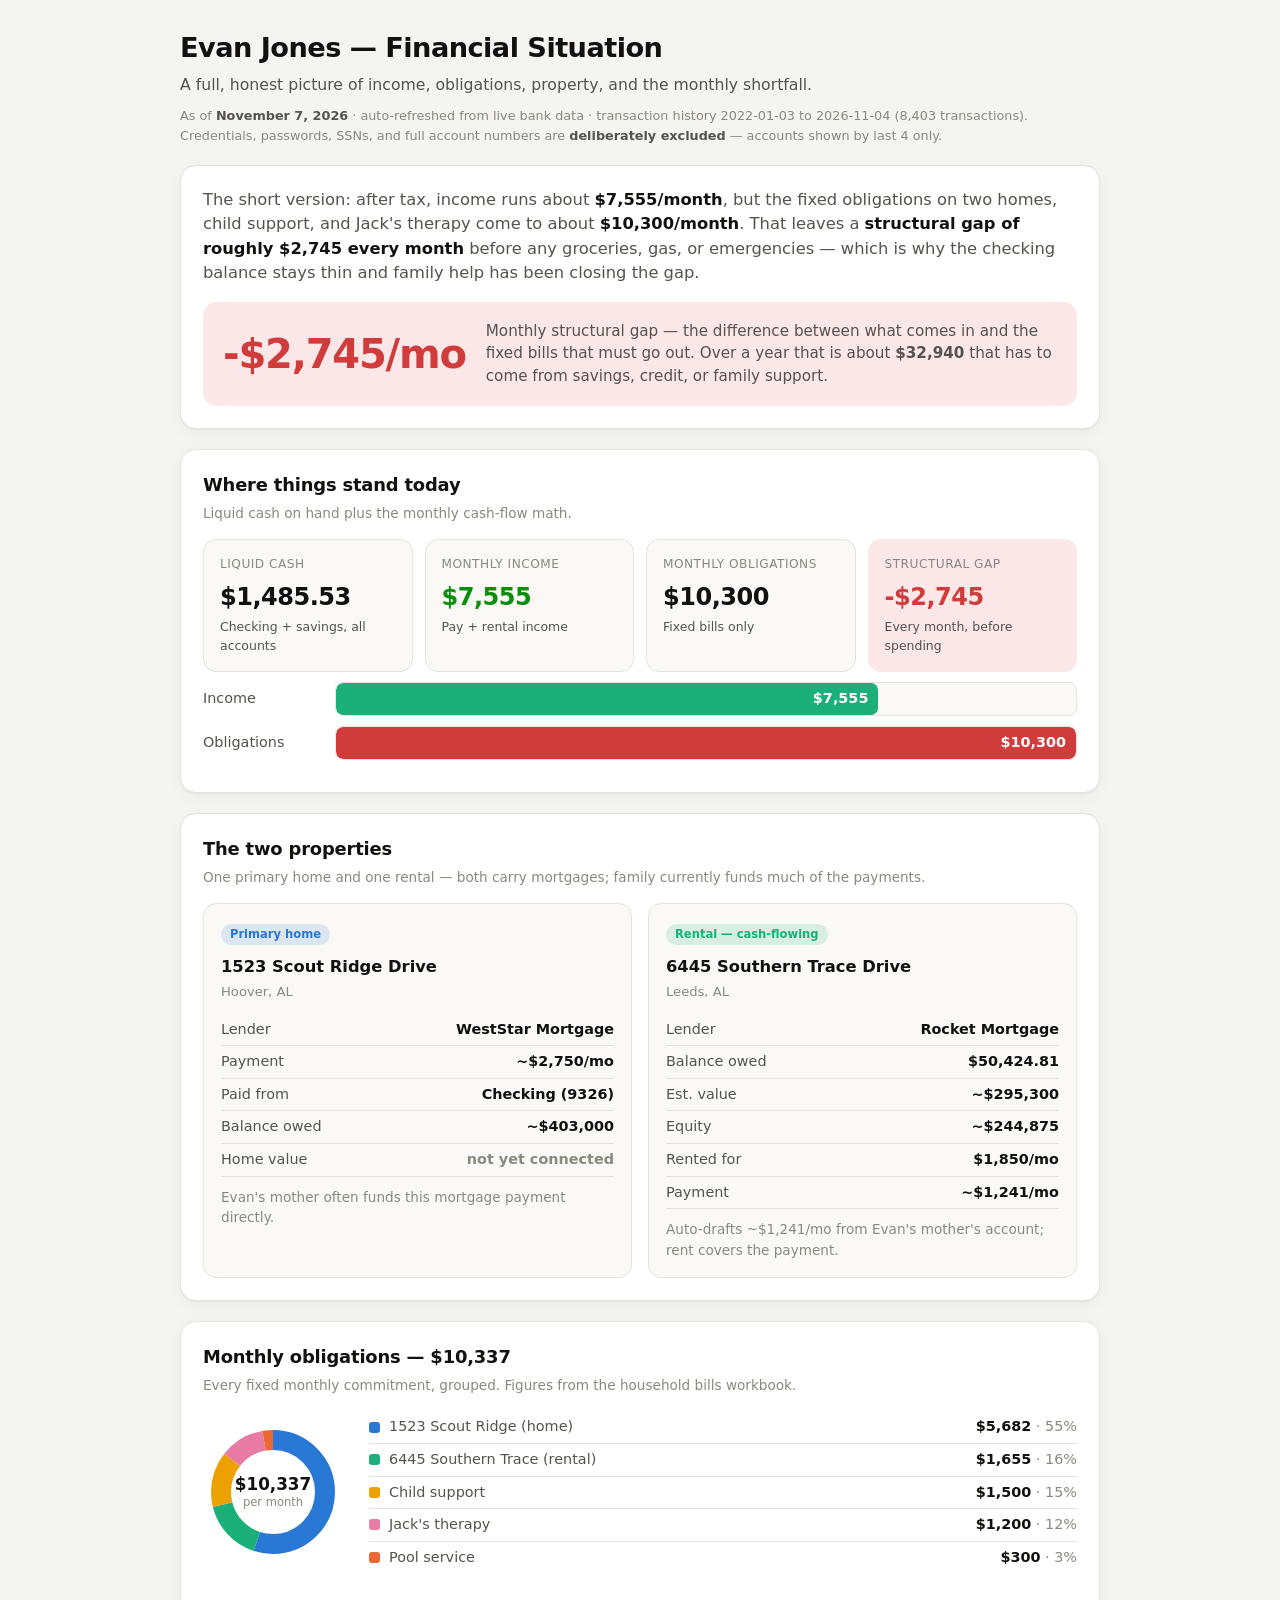
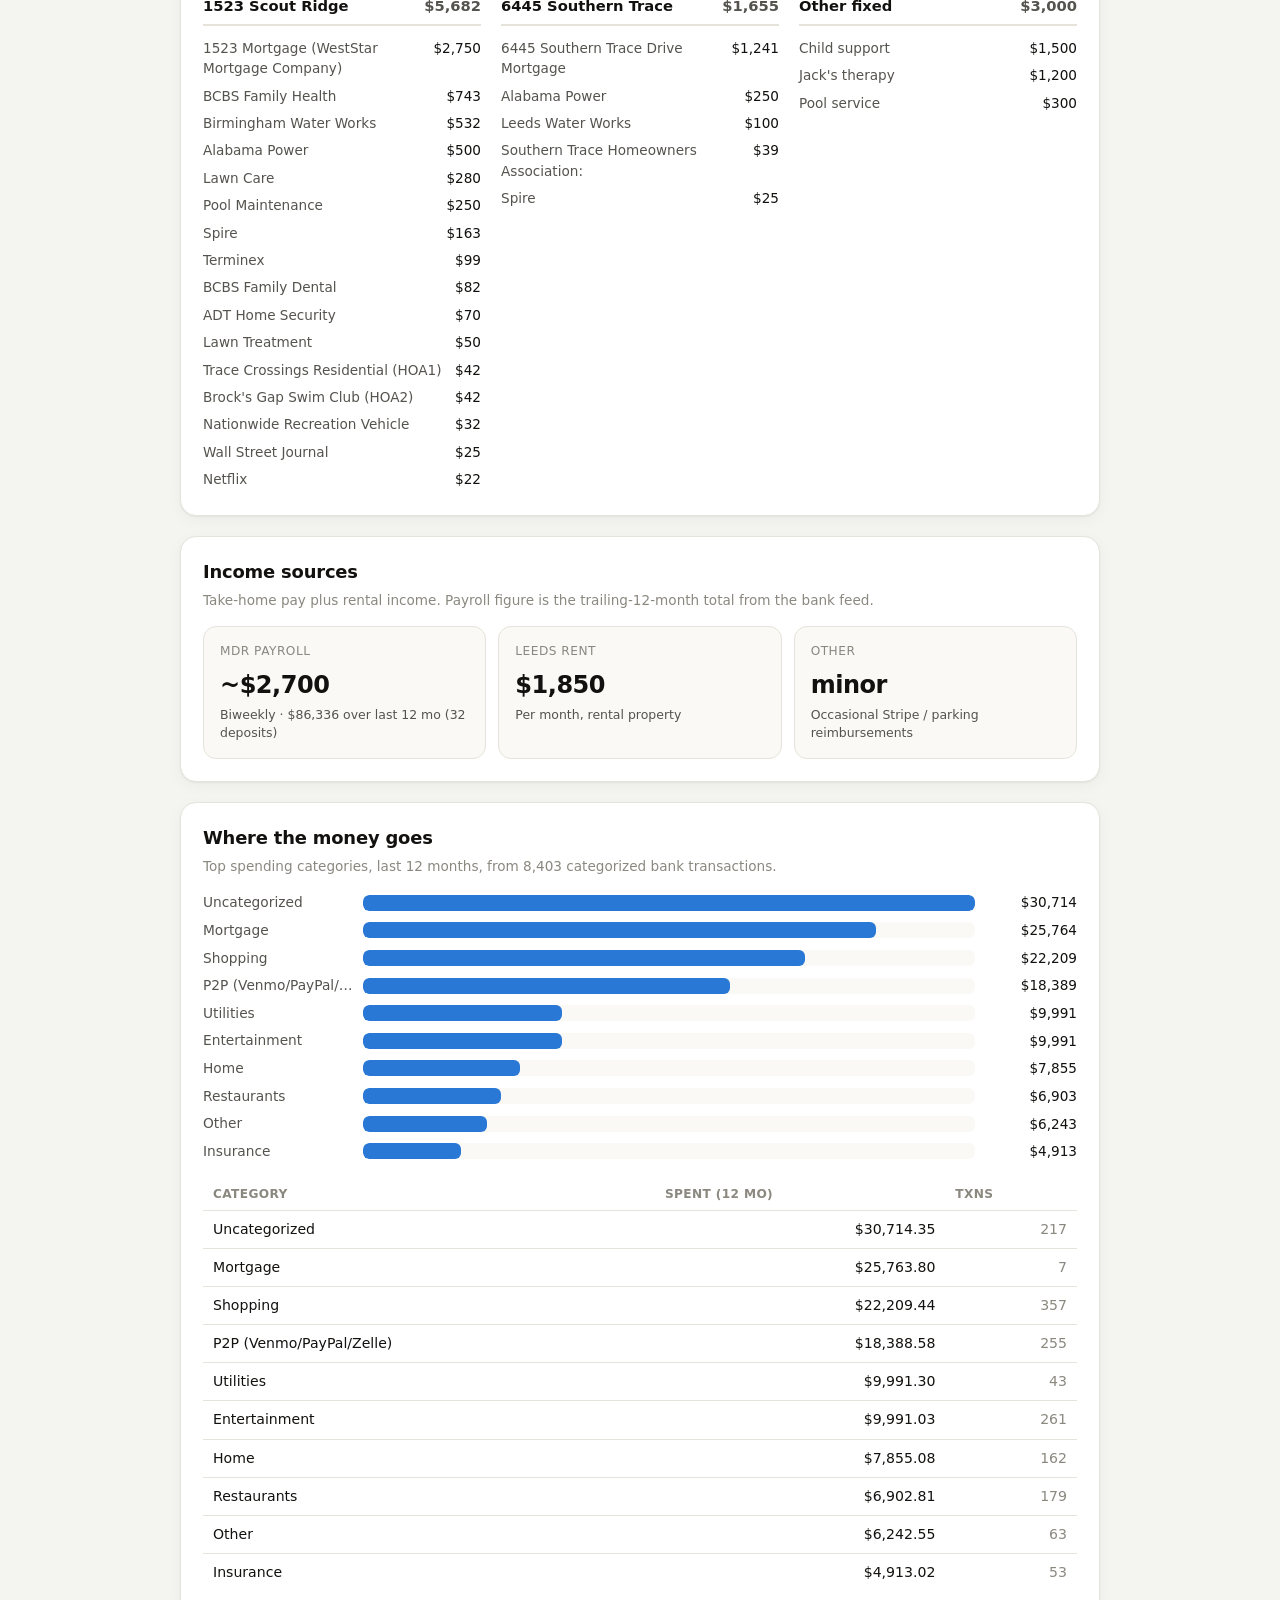
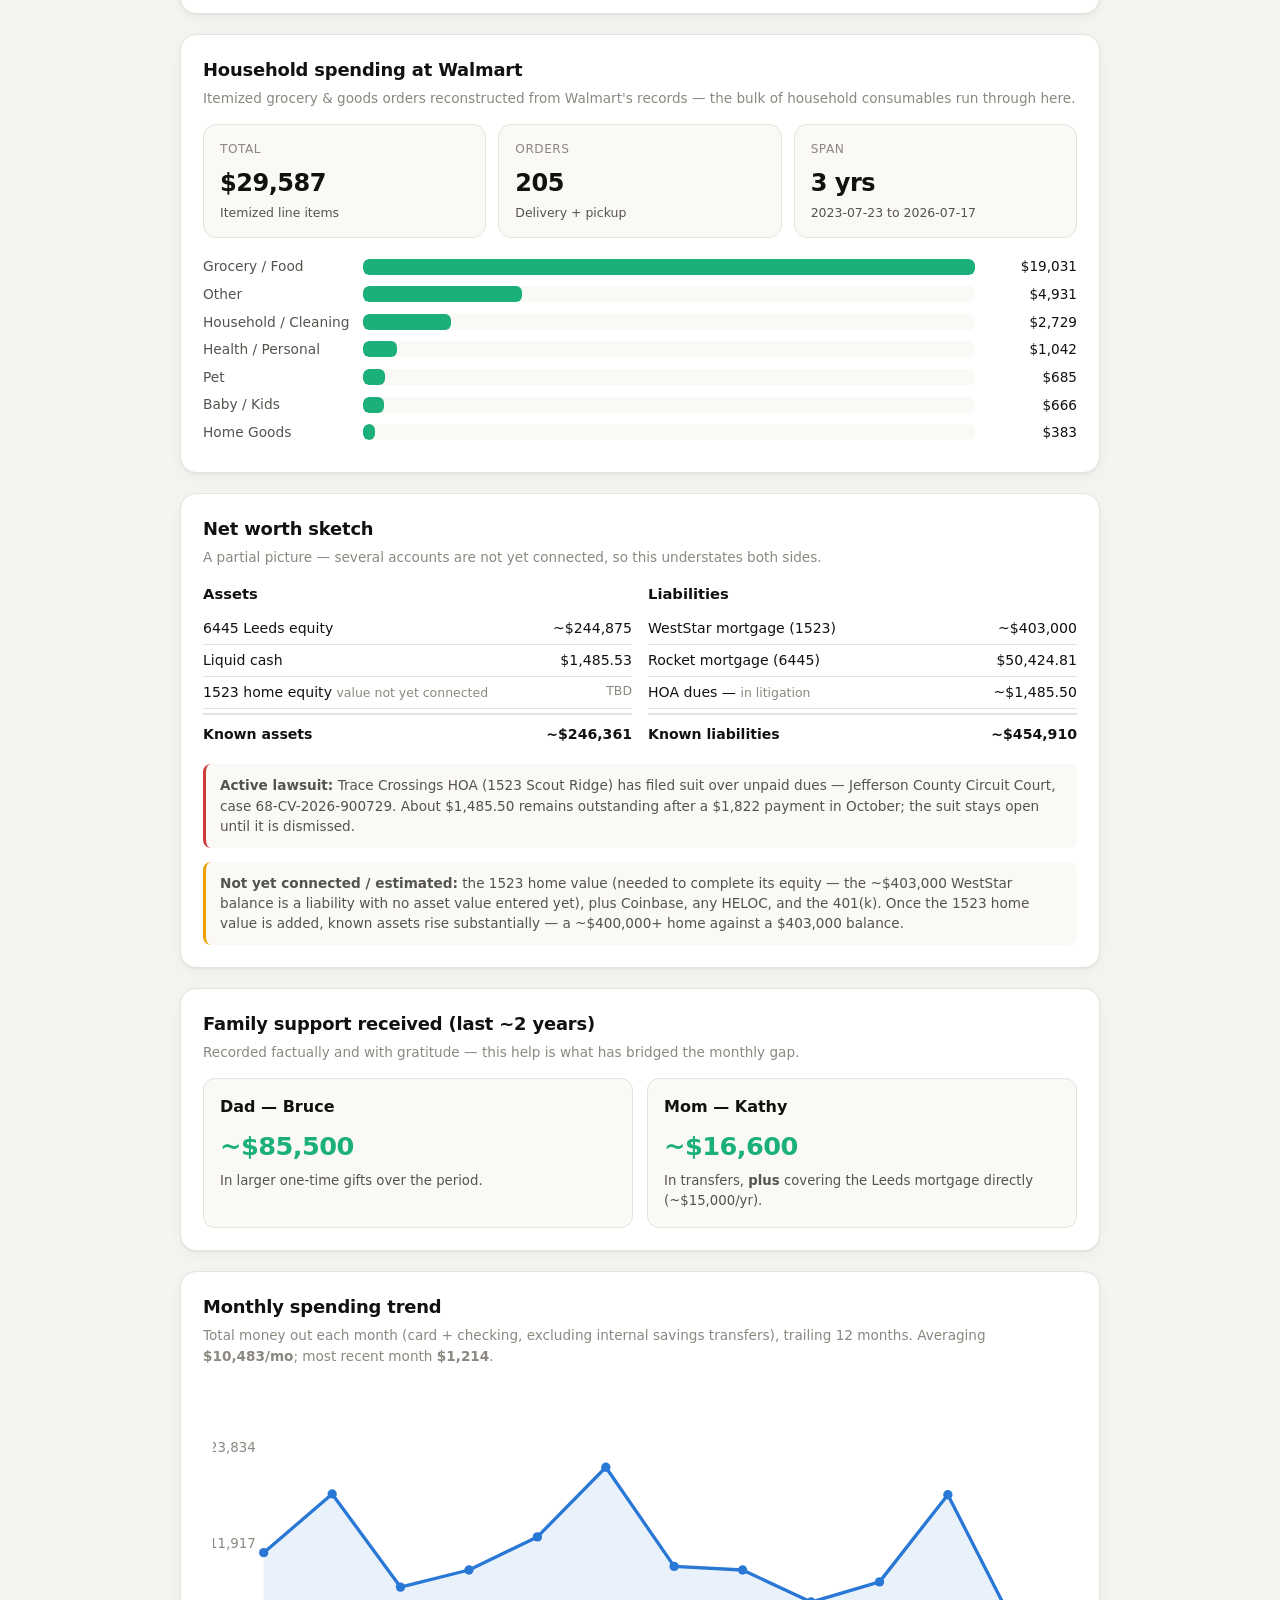
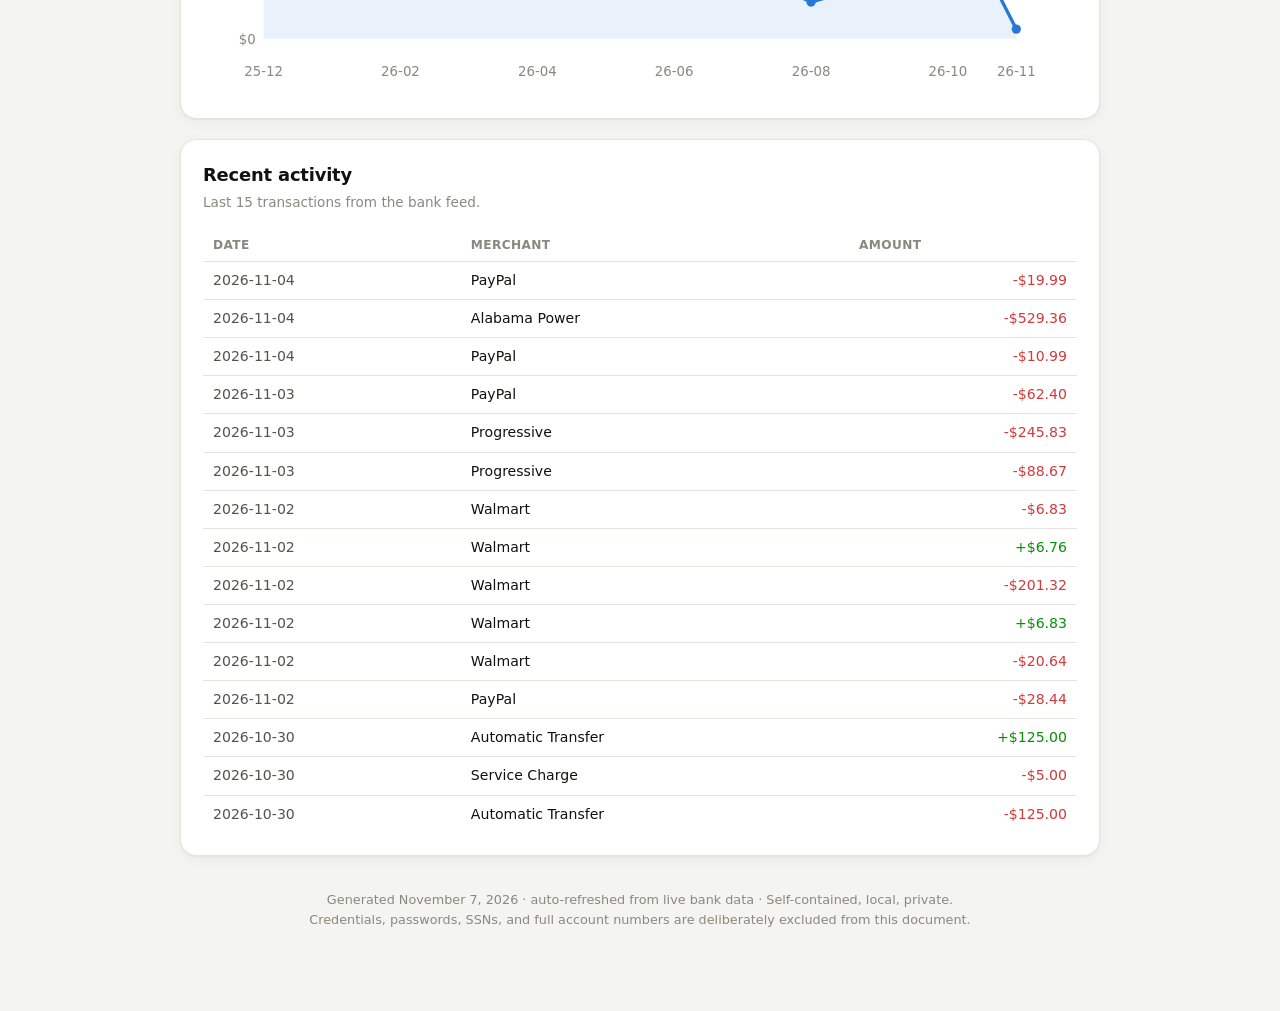
<file: finances/index.html>
<!DOCTYPE html>
<html lang="en">
<head>
<meta charset="utf-8">
<meta name="robots" content="noindex, nofollow">
<meta name="viewport" content="width=device-width, initial-scale=1">
<title>Evan Jones — Financial Situation</title>
<style>
:root{
  color-scheme: light dark;
  --page:#f4f4f1; --surface:#ffffff; --surface-2:#faf9f6;
  --ink:#12110f; --ink-2:#55534e; --muted:#8a887f;
  --hair:#e5e3db; --ring:rgba(15,15,10,.08);
  --series-1:#2a78d6; --series-3:#e87ba4; --series-4:#eda100;
  --series-5:#1baf7a; --series-6:#eb6834;
  --good:#0a8f0a; --crit:#d03b3b; --crit-soft:#fbe7e7;
  --shadow:0 1px 2px rgba(15,15,10,.05),0 4px 16px rgba(15,15,10,.04);
}
@media (prefers-color-scheme: dark){
  :root:where(:not([data-theme="light"])){
    --page:#0d0d0c; --surface:#1a1a19; --surface-2:#201f1d;
    --ink:#f7f6f2; --ink-2:#c3c2b7; --muted:#8a887f;
    --hair:#2c2c2a; --ring:rgba(255,255,255,.08);
    --series-1:#3987e5; --series-3:#d55181; --series-4:#c98500;
    --series-5:#199e70; --series-6:#d95926;
    --good:#0ca30c; --crit:#e66767; --crit-soft:#3a1f1f;
    --shadow:0 1px 2px rgba(0,0,0,.3),0 4px 20px rgba(0,0,0,.35);
  }
}
:root[data-theme="dark"]{
  --page:#0d0d0c; --surface:#1a1a19; --surface-2:#201f1d;
  --ink:#f7f6f2; --ink-2:#c3c2b7; --muted:#8a887f;
  --hair:#2c2c2a; --ring:rgba(255,255,255,.08);
  --series-1:#3987e5; --series-3:#d55181; --series-4:#c98500;
  --series-5:#199e70; --series-6:#d95926;
  --good:#0ca30c; --crit:#e66767; --crit-soft:#3a1f1f;
  --shadow:0 1px 2px rgba(0,0,0,.3),0 4px 20px rgba(0,0,0,.35);
}
*{box-sizing:border-box}
html,body{max-width:100%;overflow-x:hidden;}
body{margin:0;background:var(--page);color:var(--ink);
  font-family:system-ui,-apple-system,"Segoe UI",Roboto,sans-serif;
  line-height:1.5;-webkit-font-smoothing:antialiased;overflow-wrap:break-word;}
.wrap{max-width:960px;margin:0 auto;padding:28px 20px 80px;}
header.top{margin-bottom:8px;}
h1{font-size:1.7rem;margin:0 0 4px;letter-spacing:-.02em;}
.sub{color:var(--ink-2);font-size:.98rem;margin:0;}
.caption{color:var(--muted);font-size:.8rem;margin-top:10px;}
.caption b{color:var(--ink-2);font-weight:600;}
section{background:var(--surface);border:1px solid var(--hair);border-radius:16px;
  padding:22px;margin-top:20px;box-shadow:var(--shadow);}
h2{font-size:1.12rem;margin:0 0 4px;letter-spacing:-.01em;}
.h-note{color:var(--muted);font-size:.85rem;margin:0 0 16px;}
.lede{font-size:1.02rem;color:var(--ink-2);margin:0 0 4px;}
.lede b{color:var(--ink);font-weight:650;}

/* stat tiles */
.tiles{display:grid;grid-template-columns:repeat(auto-fit,minmax(150px,1fr));gap:12px;}
.tile{background:var(--surface-2);border:1px solid var(--hair);border-radius:13px;padding:15px 16px;}
.tile .k{font-size:.76rem;text-transform:uppercase;letter-spacing:.04em;color:var(--muted);margin-bottom:6px;}
.tile .v{font-size:1.5rem;font-weight:680;letter-spacing:-.02em;}
.tile .cap{font-size:.78rem;color:var(--ink-2);margin-top:3px;}
.tile.gap{background:var(--crit-soft);border-color:transparent;}
.tile.gap .v{color:var(--crit);}
.tile.good .v{color:var(--good);}

/* gap hero */
.gap-hero{display:flex;align-items:center;gap:20px;flex-wrap:wrap;
  background:var(--crit-soft);border-radius:14px;padding:18px 20px;margin-top:16px;}
.gap-hero .big{font-size:2.5rem;font-weight:720;color:var(--crit);letter-spacing:-.03em;line-height:1;}
.gap-hero .txt{color:var(--ink-2);font-size:.95rem;flex:1;min-width:200px;}

/* comparison bars */
.cmp{margin-top:6px;}
.cmp-row{display:flex;align-items:center;gap:12px;margin:10px 0;}
.cmp-lab{width:120px;font-size:.9rem;color:var(--ink-2);flex-shrink:0;}
.cmp-track{flex:1;background:var(--surface-2);border-radius:8px;height:34px;position:relative;overflow:hidden;border:1px solid var(--hair);}
.cmp-fill{height:100%;border-radius:7px;display:flex;align-items:center;justify-content:flex-end;
  padding-right:10px;color:#fff;font-weight:640;font-size:.9rem;min-width:60px;}

/* horizontal bar charts */
.bar-row{display:grid;grid-template-columns:150px 1fr 92px;align-items:center;gap:10px;margin:7px 0;}
.bar-label{font-size:.86rem;color:var(--ink-2);white-space:nowrap;overflow:hidden;text-overflow:ellipsis;}
.bar-track{background:var(--surface-2);border-radius:6px;height:16px;overflow:hidden;}
.bar-fill{height:100%;border-radius:6px;}
.bar-val{font-size:.85rem;text-align:right;font-variant-numeric:tabular-nums;color:var(--ink);}

/* donut */
.donut-wrap{display:flex;gap:26px;align-items:center;flex-wrap:wrap;}
.donut{flex-shrink:0;}
.donut-seg{transform:rotate(-90deg);transform-origin:70px 70px;}
.donut-center{font-size:.72rem;fill:var(--muted);}
.donut-total{font-size:1.05rem;font-weight:700;fill:var(--ink);}
.legend{flex:1;min-width:230px;}
.lg-row{display:flex;align-items:center;gap:9px;padding:5px 0;border-bottom:1px solid var(--hair);font-size:.9rem;}
.lg-row:last-child{border-bottom:none;}
.sw{width:11px;height:11px;border-radius:3px;flex-shrink:0;}
.lg-label{flex:1;color:var(--ink-2);}
.lg-val{font-variant-numeric:tabular-nums;font-weight:600;}
.lg-pct{color:var(--muted);font-weight:400;}

/* property cards */
.props{display:grid;grid-template-columns:repeat(auto-fit,minmax(280px,1fr));gap:16px;}
.prop{background:var(--surface-2);border:1px solid var(--hair);border-radius:13px;padding:17px;}
.prop h3{margin:0 0 2px;font-size:1.02rem;}
.prop .loc{color:var(--muted);font-size:.82rem;margin-bottom:12px;}
.kv{display:flex;justify-content:space-between;padding:5px 0;border-bottom:1px solid var(--hair);font-size:.9rem;}
.kv:last-child{border-bottom:none;}
.kv .kk{color:var(--ink-2);}
.kv .vv{font-weight:600;font-variant-numeric:tabular-nums;}
.pill{display:inline-block;font-size:.72rem;padding:2px 9px;border-radius:20px;font-weight:600;margin-bottom:10px;}
.pill.rent{background:rgba(27,175,122,.15);color:var(--series-5);}
.pill.home{background:rgba(42,120,214,.15);color:var(--series-1);}

/* bill columns */
.bills{display:grid;grid-template-columns:repeat(auto-fit,minmax(260px,1fr));gap:20px;}
.bill-group h4{margin:0 0 8px;font-size:.92rem;display:flex;justify-content:space-between;
  padding-bottom:7px;border-bottom:2px solid var(--hair);}
.bill-group h4 .gt{font-variant-numeric:tabular-nums;color:var(--ink-2);}
.bill-row{display:flex;justify-content:space-between;font-size:.85rem;padding:3.5px 0;color:var(--ink-2);}
.bill-amt{font-variant-numeric:tabular-nums;color:var(--ink);}

/* tables */
.scroll{overflow-x:auto;-webkit-overflow-scrolling:touch;}
table{width:100%;border-collapse:collapse;font-size:.88rem;min-width:340px;}
th{text-align:left;color:var(--muted);font-weight:600;font-size:.76rem;text-transform:uppercase;
  letter-spacing:.03em;padding:7px 10px;border-bottom:1px solid var(--hair);}
td{padding:8px 10px;border-bottom:1px solid var(--hair);}
tr:last-child td{border-bottom:none;}
td.num{text-align:right;font-variant-numeric:tabular-nums;}
td.nw{white-space:nowrap;color:var(--ink-2);}
td.neg{color:var(--crit);} td.pos{color:var(--good);}
td.muted,.muted{color:var(--muted);}

/* net worth */
.nw-grid{display:grid;grid-template-columns:1fr 1fr;gap:16px;}
.nw-col h4{margin:0 0 8px;font-size:.92rem;}
.nw-line{display:flex;justify-content:space-between;font-size:.88rem;padding:5px 0;border-bottom:1px solid var(--hair);}
.nw-line .est{color:var(--muted);font-size:.78rem;}
.nw-line.tot{font-weight:700;border-bottom:none;border-top:2px solid var(--hair);margin-top:4px;padding-top:9px;}
.note-box{background:var(--surface-2);border-left:3px solid var(--series-4);border-radius:8px;
  padding:11px 14px;margin-top:14px;font-size:.85rem;color:var(--ink-2);}
.support{display:grid;grid-template-columns:repeat(auto-fit,minmax(220px,1fr));gap:14px;}
.sup-card{background:var(--surface-2);border:1px solid var(--hair);border-radius:12px;padding:16px;}
.sup-card .who{font-weight:650;font-size:1rem;margin-bottom:8px;}
.sup-card .amt{font-size:1.6rem;font-weight:700;letter-spacing:-.02em;color:var(--series-5);}
.sup-card .d{font-size:.83rem;color:var(--ink-2);margin-top:6px;}
footer{color:var(--muted);font-size:.8rem;text-align:center;margin-top:34px;line-height:1.6;}
@media (max-width:560px){
  h1{font-size:1.35rem;}
  .wrap{padding:22px 15px 70px;}
  section{padding:18px;}
  .bar-row{grid-template-columns:104px 1fr 76px;gap:8px;}
  .nw-grid{grid-template-columns:1fr;}
  .gap-hero .big{font-size:2rem;}
  .cmp-lab{width:84px;}
  .tile .v{font-size:1.3rem;}
}
.chart-box{background:#fff;border:1px solid var(--line);border-radius:12px;padding:14px 10px 6px;overflow-x:auto;}
.lchart{width:100%;height:auto;display:block;max-width:100%;}
.lchart .grd{stroke:var(--line);stroke-width:1;stroke-dasharray:3 4;}
.lchart .axl{fill:var(--muted);font-size:10px;font-family:inherit;}
</style>
</head>
<body>
<div class="wrap">

<header class="top">
  <h1>Evan Jones — Financial Situation</h1>
  <p class="sub">A full, honest picture of income, obligations, property, and the monthly shortfall.</p>
  <p class="caption">As of <b>November 7, 2026</b> · auto-refreshed from live bank data ·
  transaction history 2022-01-03 to 2026-11-04 (8,403 transactions).
  Credentials, passwords, SSNs, and full account numbers are <b>deliberately excluded</b> — accounts shown by last 4 only.</p>
</header>

<section>
  <p class="lede">The short version: after tax, income runs about <b>$7,555/month</b>,
  but the fixed obligations on two homes, child support, and Jack's therapy come to about
  <b>$10,300/month</b>. That leaves a <b>structural gap of roughly $2,745 every month</b>
  before any groceries, gas, or emergencies — which is why the checking balance stays thin and family help has been closing the gap.</p>
  <div class="gap-hero">
    <div class="big">-$2,745/mo</div>
    <div class="txt">Monthly structural gap — the difference between what comes in and the fixed bills that must go out.
    Over a year that is about <b>$32,940</b> that has to come from savings, credit, or family support.</div>
  </div>
</section>

<section>
  <h2>Where things stand today</h2>
  <p class="h-note">Liquid cash on hand plus the monthly cash-flow math.</p>
  <div class="tiles">
    <div class="tile"><div class="k">Liquid cash</div><div class="v">$1,485.53</div>
      <div class="cap">Checking + savings, all accounts</div></div>
    <div class="tile good"><div class="k">Monthly income</div><div class="v">$7,555</div>
      <div class="cap">Pay + rental income</div></div>
    <div class="tile"><div class="k">Monthly obligations</div><div class="v">$10,300</div>
      <div class="cap">Fixed bills only</div></div>
    <div class="tile gap"><div class="k">Structural gap</div><div class="v">-$2,745</div>
      <div class="cap">Every month, before spending</div></div>
  </div>
  <div class="cmp">
    <div class="cmp-row"><div class="cmp-lab">Income</div>
      <div class="cmp-track"><div class="cmp-fill" style="width:73.3%;background:var(--series-5)">$7,555</div></div></div>
    <div class="cmp-row"><div class="cmp-lab">Obligations</div>
      <div class="cmp-track"><div class="cmp-fill" style="width:100.0%;background:var(--crit)">$10,300</div></div></div>
  </div>
</section>

<section>
  <h2>The two properties</h2>
  <p class="h-note">One primary home and one rental — both carry mortgages; family currently funds much of the payments.</p>
  <div class="props">
    <div class="prop">
      <span class="pill home">Primary home</span>
      <h3>1523 Scout Ridge Drive</h3>
      <div class="loc">Hoover, AL</div>
      <div class="kv"><span class="kk">Lender</span><span class="vv">WestStar Mortgage</span></div>
      <div class="kv"><span class="kk">Payment</span><span class="vv">~$2,750/mo</span></div>
      <div class="kv"><span class="kk">Paid from</span><span class="vv">Checking (9326)</span></div>
      <div class="kv"><span class="kk">Balance owed</span><span class="vv">~$403,000</span></div>
      <div class="kv"><span class="kk">Home value</span><span class="vv muted">not yet connected</span></div>
      <p class="h-note" style="margin:10px 0 0">Evan's mother often funds this mortgage payment directly.</p>
    </div>
    <div class="prop">
      <span class="pill rent">Rental — cash-flowing</span>
      <h3>6445 Southern Trace Drive</h3>
      <div class="loc">Leeds, AL</div>
      <div class="kv"><span class="kk">Lender</span><span class="vv">Rocket Mortgage</span></div>
      <div class="kv"><span class="kk">Balance owed</span><span class="vv">$50,424.81</span></div>
      <div class="kv"><span class="kk">Est. value</span><span class="vv">~$295,300</span></div>
      <div class="kv"><span class="kk">Equity</span><span class="vv">~$244,875</span></div>
      <div class="kv"><span class="kk">Rented for</span><span class="vv">$1,850/mo</span></div>
      <div class="kv"><span class="kk">Payment</span><span class="vv">~$1,241/mo</span></div>
      <p class="h-note" style="margin:10px 0 0">Auto-drafts ~$1,241/mo from Evan's mother's account; rent covers the payment.</p>
    </div>
  </div>
</section>

<section>
  <h2>Monthly obligations — $10,337</h2>
  <p class="h-note">Every fixed monthly commitment, grouped. Figures from the household bills workbook.</p>
  <div class="donut-wrap">
    <svg class="donut" width="140" height="140" viewBox="0 0 140 140" role="img" aria-label="Obligations by group">
      <circle class="donut-seg" r="52" cx="70" cy="70" fill="none" stroke="var(--series-1)" stroke-width="20" stroke-dasharray="179.60 147.13" stroke-dashoffset="-0.00"></circle>
<circle class="donut-seg" r="52" cx="70" cy="70" fill="none" stroke="var(--series-5)" stroke-width="20" stroke-dasharray="52.30 274.42" stroke-dashoffset="-179.60"></circle>
<circle class="donut-seg" r="52" cx="70" cy="70" fill="none" stroke="var(--series-4)" stroke-width="20" stroke-dasharray="47.41 279.31" stroke-dashoffset="-231.90"></circle>
<circle class="donut-seg" r="52" cx="70" cy="70" fill="none" stroke="var(--series-3)" stroke-width="20" stroke-dasharray="37.93 288.80" stroke-dashoffset="-279.31"></circle>
<circle class="donut-seg" r="52" cx="70" cy="70" fill="none" stroke="var(--series-6)" stroke-width="20" stroke-dasharray="9.48 317.24" stroke-dashoffset="-317.24"></circle>
      <text class="donut-total" x="70" y="68" text-anchor="middle">$10,337</text>
      <text class="donut-center" x="70" y="84" text-anchor="middle">per month</text>
    </svg>
    <div class="legend"><div class="lg-row"><span class="sw" style="background:var(--series-1)"></span><span class="lg-label">1523 Scout Ridge (home)</span><span class="lg-val">$5,682<span class="lg-pct"> · 55%</span></span></div>
<div class="lg-row"><span class="sw" style="background:var(--series-5)"></span><span class="lg-label">6445 Southern Trace (rental)</span><span class="lg-val">$1,655<span class="lg-pct"> · 16%</span></span></div>
<div class="lg-row"><span class="sw" style="background:var(--series-4)"></span><span class="lg-label">Child support</span><span class="lg-val">$1,500<span class="lg-pct"> · 15%</span></span></div>
<div class="lg-row"><span class="sw" style="background:var(--series-3)"></span><span class="lg-label">Jack&#x27;s therapy</span><span class="lg-val">$1,200<span class="lg-pct"> · 12%</span></span></div>
<div class="lg-row"><span class="sw" style="background:var(--series-6)"></span><span class="lg-label">Pool service</span><span class="lg-val">$300<span class="lg-pct"> · 3%</span></span></div></div>
  </div>
  <div class="bills" style="margin-top:22px">
    <div class="bill-group">
      <h4>1523 Scout Ridge <span class="gt">$5,682</span></h4>
      <div class="bill-row"><span>1523 Mortgage (WestStar Mortgage Company)</span><span class="bill-amt">$2,750</span></div>
<div class="bill-row"><span>BCBS Family Health</span><span class="bill-amt">$743</span></div>
<div class="bill-row"><span>Birmingham Water Works</span><span class="bill-amt">$532</span></div>
<div class="bill-row"><span>Alabama Power</span><span class="bill-amt">$500</span></div>
<div class="bill-row"><span>Lawn Care</span><span class="bill-amt">$280</span></div>
<div class="bill-row"><span>Pool Maintenance</span><span class="bill-amt">$250</span></div>
<div class="bill-row"><span>Spire</span><span class="bill-amt">$163</span></div>
<div class="bill-row"><span>Terminex</span><span class="bill-amt">$99</span></div>
<div class="bill-row"><span>BCBS Family Dental</span><span class="bill-amt">$82</span></div>
<div class="bill-row"><span>ADT Home Security</span><span class="bill-amt">$70</span></div>
<div class="bill-row"><span>Lawn Treatment</span><span class="bill-amt">$50</span></div>
<div class="bill-row"><span>Trace Crossings Residential (HOA1)</span><span class="bill-amt">$42</span></div>
<div class="bill-row"><span>Brock&#x27;s Gap Swim Club (HOA2)</span><span class="bill-amt">$42</span></div>
<div class="bill-row"><span>Nationwide Recreation Vehicle</span><span class="bill-amt">$32</span></div>
<div class="bill-row"><span>Wall Street Journal</span><span class="bill-amt">$25</span></div>
<div class="bill-row"><span>Netflix</span><span class="bill-amt">$22</span></div>
    </div>
    <div class="bill-group">
      <h4>6445 Southern Trace <span class="gt">$1,655</span></h4>
      <div class="bill-row"><span>6445 Southern Trace Drive Mortgage</span><span class="bill-amt">$1,241</span></div>
<div class="bill-row"><span>Alabama Power</span><span class="bill-amt">$250</span></div>
<div class="bill-row"><span>Leeds Water Works</span><span class="bill-amt">$100</span></div>
<div class="bill-row"><span>Southern Trace Homeowners Association:</span><span class="bill-amt">$39</span></div>
<div class="bill-row"><span>Spire</span><span class="bill-amt">$25</span></div>
    </div>
    <div class="bill-group">
      <h4>Other fixed <span class="gt">$3,000</span></h4>
      <div class="bill-row"><span>Child support</span><span class="bill-amt">$1,500</span></div>
<div class="bill-row"><span>Jack&#x27;s therapy</span><span class="bill-amt">$1,200</span></div>
<div class="bill-row"><span>Pool service</span><span class="bill-amt">$300</span></div>
    </div>
  </div>
</section>

<section>
  <h2>Income sources</h2>
  <p class="h-note">Take-home pay plus rental income. Payroll figure is the trailing-12-month total from the bank feed.</p>
  <div class="tiles">
    <div class="tile"><div class="k">MdR payroll</div><div class="v">~$2,700</div>
      <div class="cap">Biweekly · $86,336 over last 12 mo (32 deposits)</div></div>
    <div class="tile"><div class="k">Leeds rent</div><div class="v">$1,850</div>
      <div class="cap">Per month, rental property</div></div>
    <div class="tile"><div class="k">Other</div><div class="v">minor</div>
      <div class="cap">Occasional Stripe / parking reimbursements</div></div>
  </div>
</section>

<section>
  <h2>Where the money goes</h2>
  <p class="h-note">Top spending categories, last 12 months, from 8,403 categorized bank transactions.</p>
  <div class="bar-row"><div class="bar-label">Uncategorized</div><div class="bar-track"><div class="bar-fill" style="width:100.0%;background:var(--series-1)"></div></div><div class="bar-val">$30,714</div></div>
<div class="bar-row"><div class="bar-label">Mortgage</div><div class="bar-track"><div class="bar-fill" style="width:83.9%;background:var(--series-1)"></div></div><div class="bar-val">$25,764</div></div>
<div class="bar-row"><div class="bar-label">Shopping</div><div class="bar-track"><div class="bar-fill" style="width:72.3%;background:var(--series-1)"></div></div><div class="bar-val">$22,209</div></div>
<div class="bar-row"><div class="bar-label">P2P (Venmo/PayPal/Zelle)</div><div class="bar-track"><div class="bar-fill" style="width:59.9%;background:var(--series-1)"></div></div><div class="bar-val">$18,389</div></div>
<div class="bar-row"><div class="bar-label">Utilities</div><div class="bar-track"><div class="bar-fill" style="width:32.5%;background:var(--series-1)"></div></div><div class="bar-val">$9,991</div></div>
<div class="bar-row"><div class="bar-label">Entertainment</div><div class="bar-track"><div class="bar-fill" style="width:32.5%;background:var(--series-1)"></div></div><div class="bar-val">$9,991</div></div>
<div class="bar-row"><div class="bar-label">Home</div><div class="bar-track"><div class="bar-fill" style="width:25.6%;background:var(--series-1)"></div></div><div class="bar-val">$7,855</div></div>
<div class="bar-row"><div class="bar-label">Restaurants</div><div class="bar-track"><div class="bar-fill" style="width:22.5%;background:var(--series-1)"></div></div><div class="bar-val">$6,903</div></div>
<div class="bar-row"><div class="bar-label">Other</div><div class="bar-track"><div class="bar-fill" style="width:20.3%;background:var(--series-1)"></div></div><div class="bar-val">$6,243</div></div>
<div class="bar-row"><div class="bar-label">Insurance</div><div class="bar-track"><div class="bar-fill" style="width:16.0%;background:var(--series-1)"></div></div><div class="bar-val">$4,913</div></div>
  <div class="scroll" style="margin-top:16px">
    <table>
      <thead><tr><th>Category</th><th class="num">Spent (12 mo)</th><th class="num">Txns</th></tr></thead>
      <tbody><tr><td>Uncategorized</td><td class="num">$30,714.35</td><td class="num muted">217</td></tr>
<tr><td>Mortgage</td><td class="num">$25,763.80</td><td class="num muted">7</td></tr>
<tr><td>Shopping</td><td class="num">$22,209.44</td><td class="num muted">357</td></tr>
<tr><td>P2P (Venmo/PayPal/Zelle)</td><td class="num">$18,388.58</td><td class="num muted">255</td></tr>
<tr><td>Utilities</td><td class="num">$9,991.30</td><td class="num muted">43</td></tr>
<tr><td>Entertainment</td><td class="num">$9,991.03</td><td class="num muted">261</td></tr>
<tr><td>Home</td><td class="num">$7,855.08</td><td class="num muted">162</td></tr>
<tr><td>Restaurants</td><td class="num">$6,902.81</td><td class="num muted">179</td></tr>
<tr><td>Other</td><td class="num">$6,242.55</td><td class="num muted">63</td></tr>
<tr><td>Insurance</td><td class="num">$4,913.02</td><td class="num muted">53</td></tr></tbody>
    </table>
  </div>
</section>

<section>
  <h2>Household spending at Walmart</h2>
  <p class="h-note">Itemized grocery &amp; goods orders reconstructed from Walmart's records — the bulk of household consumables run through here.</p>
  <div class="tiles" style="margin-bottom:18px">
    <div class="tile"><div class="k">Total</div><div class="v">$29,587</div>
      <div class="cap">Itemized line items</div></div>
    <div class="tile"><div class="k">Orders</div><div class="v">205</div>
      <div class="cap">Delivery + pickup</div></div>
    <div class="tile"><div class="k">Span</div><div class="v">3 yrs</div>
      <div class="cap">2023-07-23 to 2026-07-17</div></div>
  </div>
  <div class="bar-row"><div class="bar-label">Grocery / Food</div><div class="bar-track"><div class="bar-fill" style="width:100.0%;background:var(--series-5)"></div></div><div class="bar-val">$19,031</div></div>
<div class="bar-row"><div class="bar-label">Other</div><div class="bar-track"><div class="bar-fill" style="width:25.9%;background:var(--series-5)"></div></div><div class="bar-val">$4,931</div></div>
<div class="bar-row"><div class="bar-label">Household / Cleaning</div><div class="bar-track"><div class="bar-fill" style="width:14.3%;background:var(--series-5)"></div></div><div class="bar-val">$2,729</div></div>
<div class="bar-row"><div class="bar-label">Health / Personal</div><div class="bar-track"><div class="bar-fill" style="width:5.5%;background:var(--series-5)"></div></div><div class="bar-val">$1,042</div></div>
<div class="bar-row"><div class="bar-label">Pet</div><div class="bar-track"><div class="bar-fill" style="width:3.6%;background:var(--series-5)"></div></div><div class="bar-val">$685</div></div>
<div class="bar-row"><div class="bar-label">Baby / Kids</div><div class="bar-track"><div class="bar-fill" style="width:3.5%;background:var(--series-5)"></div></div><div class="bar-val">$666</div></div>
<div class="bar-row"><div class="bar-label">Home Goods</div><div class="bar-track"><div class="bar-fill" style="width:2.0%;background:var(--series-5)"></div></div><div class="bar-val">$383</div></div>
</section>

<section>
  <h2>Net worth sketch</h2>
  <p class="h-note">A partial picture — several accounts are not yet connected, so this understates both sides.</p>
  <div class="nw-grid">
    <div class="nw-col">
      <h4>Assets</h4>
      <div class="nw-line"><span>6445 Leeds equity</span><span>~$244,875</span></div>
      <div class="nw-line"><span>Liquid cash</span><span>$1,485.53</span></div>
      <div class="nw-line"><span>1523 home equity <span class="est">value not yet connected</span></span><span class="est">TBD</span></div>
      <div class="nw-line tot"><span>Known assets</span><span>~$246,361</span></div>
    </div>
    <div class="nw-col">
      <h4>Liabilities</h4>
      <div class="nw-line"><span>WestStar mortgage (1523)</span><span>~$403,000</span></div>
      <div class="nw-line"><span>Rocket mortgage (6445)</span><span>$50,424.81</span></div>
      <div class="nw-line"><span>HOA dues — <span class="est">in litigation</span></span><span>~$1,485.50</span></div>
      <div class="nw-line tot"><span>Known liabilities</span><span>~$454,910</span></div>
    </div>
  </div>
  <div class="note-box" style="border-left-color:var(--crit)">
    <b>Active lawsuit:</b> Trace Crossings HOA (1523 Scout Ridge) has filed suit over unpaid dues —
    Jefferson County Circuit Court, case 68-CV-2026-900729. About $1,485.50 remains
    outstanding after a $1,822 payment in October; the suit stays open until it is dismissed.
  </div>
  <div class="note-box">
    <b>Not yet connected / estimated:</b> the 1523 home value (needed to complete its equity — the ~$403,000 WestStar
    balance is a liability with no asset value entered yet), plus Coinbase, any HELOC, and the 401(k).
    Once the 1523 home value is added, known assets rise substantially — a ~$400,000+ home against a $403,000 balance.
  </div>
</section>

<section>
  <h2>Family support received (last ~2 years)</h2>
  <p class="h-note">Recorded factually and with gratitude — this help is what has bridged the monthly gap.</p>
  <div class="support">
    <div class="sup-card">
      <div class="who">Dad — Bruce</div>
      <div class="amt">~$85,500</div>
      <div class="d">In larger one-time gifts over the period.</div>
    </div>
    <div class="sup-card">
      <div class="who">Mom — Kathy</div>
      <div class="amt">~$16,600</div>
      <div class="d">In transfers, <b>plus</b> covering the Leeds mortgage directly (~$15,000/yr).</div>
    </div>
  </div>
</section>

<section>
  <h2>Monthly spending trend</h2>
  <p class="h-note">Total money out each month (card + checking, excluding internal savings transfers),
  trailing 12 months. Averaging <b>$10,483/mo</b>; most recent month <b>$1,214</b>.</p>
  <div class="chart-box"><svg class="lchart" viewBox="0 0 640 220" role="img"
      aria-label="Monthly spending trend" preserveAspectRatio="xMidYMid meet">
  <line x1="38" y1="182.0" x2="602" y2="182.0" class="grd"></line><text x="32" y="186.0" text-anchor="end" class="axl">$0</text><line x1="38" y1="110.0" x2="602" y2="110.0" class="grd"></line><text x="32" y="114.0" text-anchor="end" class="axl">$11,917</text><line x1="38" y1="38.0" x2="602" y2="38.0" class="grd"></line><text x="32" y="42.0" text-anchor="end" class="axl">$23,834</text>
  <polygon points="38.0,182.0 38.0,117.4 89.3,73.4 140.5,143.2 191.8,130.4 243.1,105.6 294.4,53.4 345.6,127.7 396.9,130.4 448.2,154.4 499.5,139.3 550.7,74.0 602.0,174.7 602.0,182.0" fill="var(--series-1)" fill-opacity="0.10" stroke="none"></polygon>
  <polyline points="38.0,117.4 89.3,73.4 140.5,143.2 191.8,130.4 243.1,105.6 294.4,53.4 345.6,127.7 396.9,130.4 448.2,154.4 499.5,139.3 550.7,74.0 602.0,174.7" fill="none" stroke="var(--series-1)" stroke-width="2.5"
    stroke-linejoin="round" stroke-linecap="round"></polyline>
  <circle cx="38.0" cy="117.4" r="3.5" fill="var(--series-1)"></circle><circle cx="89.3" cy="73.4" r="3.5" fill="var(--series-1)"></circle><circle cx="140.5" cy="143.2" r="3.5" fill="var(--series-1)"></circle><circle cx="191.8" cy="130.4" r="3.5" fill="var(--series-1)"></circle><circle cx="243.1" cy="105.6" r="3.5" fill="var(--series-1)"></circle><circle cx="294.4" cy="53.4" r="3.5" fill="var(--series-1)"></circle><circle cx="345.6" cy="127.7" r="3.5" fill="var(--series-1)"></circle><circle cx="396.9" cy="130.4" r="3.5" fill="var(--series-1)"></circle><circle cx="448.2" cy="154.4" r="3.5" fill="var(--series-1)"></circle><circle cx="499.5" cy="139.3" r="3.5" fill="var(--series-1)"></circle><circle cx="550.7" cy="74.0" r="3.5" fill="var(--series-1)"></circle><circle cx="602.0" cy="174.7" r="3.5" fill="var(--series-1)"></circle>
  <text x="38.0" y="210" text-anchor="middle" class="axl">25-12</text><text x="140.5" y="210" text-anchor="middle" class="axl">26-02</text><text x="243.1" y="210" text-anchor="middle" class="axl">26-04</text><text x="345.6" y="210" text-anchor="middle" class="axl">26-06</text><text x="448.2" y="210" text-anchor="middle" class="axl">26-08</text><text x="550.7" y="210" text-anchor="middle" class="axl">26-10</text><text x="602.0" y="210" text-anchor="middle" class="axl">26-11</text>
</svg></div>
</section>

<section>
  <h2>Recent activity</h2>
  <p class="h-note">Last 15 transactions from the bank feed.</p>
  <div class="scroll">
    <table>
      <thead><tr><th>Date</th><th>Merchant</th><th class="num">Amount</th></tr></thead>
      <tbody><tr><td class="nw">2026-11-04</td><td>PayPal</td><td class="num neg">-$19.99</td></tr>
<tr><td class="nw">2026-11-04</td><td>Alabama Power</td><td class="num neg">-$529.36</td></tr>
<tr><td class="nw">2026-11-04</td><td>PayPal</td><td class="num neg">-$10.99</td></tr>
<tr><td class="nw">2026-11-03</td><td>PayPal</td><td class="num neg">-$62.40</td></tr>
<tr><td class="nw">2026-11-03</td><td>Progressive</td><td class="num neg">-$245.83</td></tr>
<tr><td class="nw">2026-11-03</td><td>Progressive</td><td class="num neg">-$88.67</td></tr>
<tr><td class="nw">2026-11-02</td><td>Walmart</td><td class="num neg">-$6.83</td></tr>
<tr><td class="nw">2026-11-02</td><td>Walmart</td><td class="num pos">+$6.76</td></tr>
<tr><td class="nw">2026-11-02</td><td>Walmart</td><td class="num neg">-$201.32</td></tr>
<tr><td class="nw">2026-11-02</td><td>Walmart</td><td class="num pos">+$6.83</td></tr>
<tr><td class="nw">2026-11-02</td><td>Walmart</td><td class="num neg">-$20.64</td></tr>
<tr><td class="nw">2026-11-02</td><td>PayPal</td><td class="num neg">-$28.44</td></tr>
<tr><td class="nw">2026-10-30</td><td>Automatic Transfer</td><td class="num pos">+$125.00</td></tr>
<tr><td class="nw">2026-10-30</td><td>Service Charge</td><td class="num neg">-$5.00</td></tr>
<tr><td class="nw">2026-10-30</td><td>Automatic Transfer</td><td class="num neg">-$125.00</td></tr></tbody>
    </table>
  </div>
</section>

<footer>
  Generated November 7, 2026 · auto-refreshed from live bank data ·
  Self-contained, local, private.<br>
  Credentials, passwords, SSNs, and full account numbers are deliberately excluded from this document.
</footer>

</div>
</body>
</html>
</file>
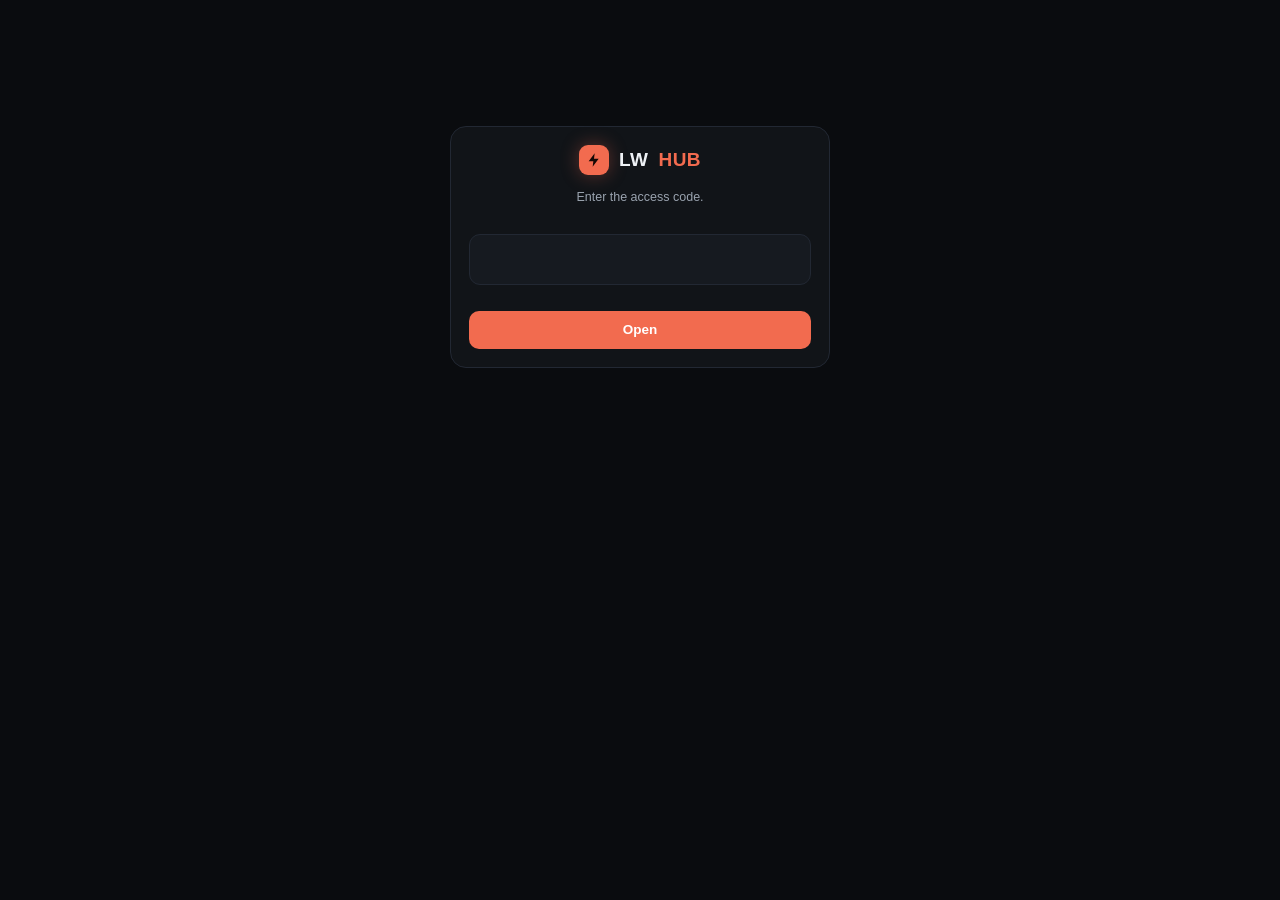
<file: lw-dashboard/index.html>
<!DOCTYPE html>
<html lang="en">
<head>
<meta charset="utf-8">
<meta name="robots" content="noindex, nofollow">
<meta name="viewport" content="width=device-width, initial-scale=1, viewport-fit=cover">
<meta name="theme-color" content="#0a0c0f">
<title>LW Hub</title>
<link rel="icon" href="data:image/svg+xml,%3Csvg xmlns=%22http://www.w3.org/2000/svg%22 viewBox=%220 0 32 32%22%3E%3Crect width=%2232%22 height=%2232%22 rx=%228%22 fill=%22%23f26b4f%22/%3E%3Cpath d=%22M18 5L8 18h7l-1 9 10-13h-7z%22 fill=%22%23160805%22/%3E%3C/svg%3E">
<style>
:root{
  color-scheme: dark;
  --page:#0a0c0f; --side:#07090b; --card:#111418; --card-2:#161a20; --card-3:#1b2028; --hair:#222833; --hair-2:#2c3340;
  --ink:#eef1f5; --ink-2:#9aa3af; --ink-3:#6b7480;
  --accent:#f26b4f; --accent-soft:rgba(242,107,79,.14); --glow:0 0 0 1px rgba(242,107,79,.35),0 0 24px rgba(242,107,79,.12);
  --good:#3fb950; --good-soft:rgba(63,185,80,.13); --bad:#f85149; --bad-soft:rgba(248,81,73,.13);
  --warn:#e3a008; --warn-soft:rgba(227,160,8,.14); --teal:#2dd4bf; --teal-soft:rgba(45,212,191,.12); --blue:#58a6ff;
  --gold:#d9a521; --grey-bar:#7d8794;
}
*{box-sizing:border-box}
html,body{margin:0;background:var(--page);color:var(--ink);font:15px/1.45 Inter,-apple-system,BlinkMacSystemFont,"Segoe UI",Roboto,sans-serif;overflow-x:hidden;-webkit-text-size-adjust:100%}
button,input,textarea,select{font:inherit;color:inherit}
a{color:inherit}
.num{font-variant-numeric:tabular-nums}
.muted{color:var(--ink-2)} .dim{color:var(--ink-3)} .small{font-size:12.5px}
.lbl{font-size:11px;letter-spacing:.09em;text-transform:uppercase;color:var(--ink-3);font-weight:600}
.shell{display:flex;min-height:100vh}
nav.side{width:224px;flex:none;background:var(--side);border-right:1px solid var(--hair);padding:22px 14px;position:sticky;top:0;height:100vh;display:flex;flex-direction:column;gap:4px}
.brand{display:flex;align-items:center;gap:10px;font-weight:800;font-size:19px;letter-spacing:.5px;margin:0 8px 22px}
.brand .mk{width:30px;height:30px;border-radius:9px;background:var(--accent);display:flex;align-items:center;justify-content:center;color:#160805;box-shadow:0 0 18px rgba(242,107,79,.35)}
.brand .mk svg{width:16px;height:16px}
.brand em{font-style:normal;color:var(--accent)}
.nav{display:flex;align-items:center;gap:11px;padding:10px 12px;border-radius:11px;color:var(--ink-2);text-decoration:none;font-weight:600;font-size:14.5px}
.nav svg{width:18px;height:18px;flex:none}
.nav:hover{background:var(--card);color:var(--ink)}
.nav.on{background:var(--accent);color:#fff;box-shadow:0 4px 18px rgba(242,107,79,.28)}
.nav .badge{margin-left:auto;background:var(--bad);color:#fff;border-radius:999px;font-size:11px;padding:1px 7px;font-weight:700}
.nav.on .badge{background:#fff;color:var(--accent)}
.side .foot{margin-top:auto;padding:10px 12px;font-size:12px;color:var(--ink-3)}
main{flex:1;min-width:0;padding:22px 26px 60px;max-width:1380px}
.top{display:flex;align-items:center;justify-content:space-between;gap:10px;flex-wrap:wrap;margin-bottom:18px}
.top h1{margin:0;font-size:24px;font-weight:700}
.top .sub{color:var(--ink-2);font-size:13px}
.iconbtn{background:var(--card);border:1px solid var(--hair);border-radius:10px;padding:7px 10px;cursor:pointer;color:var(--ink-2);display:inline-flex;align-items:center;gap:6px;font-size:13px}
.iconbtn svg{width:14px;height:14px}
.iconbtn:hover{color:var(--ink);border-color:var(--hair-2)}
@media (max-width:900px){
  .shell{display:block}
  nav.side{position:sticky;top:0;z-index:20;width:auto;height:auto;flex-direction:row;padding:8px 10px;gap:4px;overflow-x:auto;border-right:0;border-bottom:1px solid var(--hair);scrollbar-width:none}
  nav.side::-webkit-scrollbar{display:none}
  .brand,.side .foot{display:none}
  .nav{padding:8px 12px;white-space:nowrap;font-size:13.5px}
  main{padding:16px 16px 60px}
}
.grid{display:grid;gap:16px;margin-bottom:16px}
.g2{grid-template-columns:minmax(0,1fr) minmax(0,1fr)}
.g-power{grid-template-columns:minmax(0,5fr) minmax(0,7fr)}
@media (max-width:760px){.g2,.g-power{grid-template-columns:minmax(0,1fr)}}
.card{background:var(--card);border:1px solid var(--hair);border-radius:16px;padding:18px;min-width:0;position:relative;margin-bottom:16px}
.grid > .card{margin-bottom:0}
.card.hot{box-shadow:var(--glow);border-color:rgba(242,107,79,.45)}
.ch-h{display:flex;align-items:center;justify-content:space-between;gap:10px;margin-bottom:14px;flex-wrap:wrap}
.ch-h h2{margin:0;font-size:15.5px;font-weight:700;display:flex;align-items:center;gap:8px}
.ch-h h2 svg{width:17px;height:17px;color:var(--accent)}
.link{color:var(--ink-2);font-size:13px;text-decoration:none;cursor:pointer;background:none;border:0;padding:0}
.link:hover{color:var(--ink)}
.pill{display:inline-flex;align-items:center;gap:5px;font-size:11.5px;font-weight:700;padding:3px 9px;border-radius:999px;white-space:nowrap;line-height:1.3}
.pill svg{width:12px;height:12px}
.p-good{background:var(--good-soft);color:var(--good)} .p-bad{background:var(--bad-soft);color:var(--bad)}
.p-warn{background:var(--warn-soft);color:var(--warn)} .p-teal{background:var(--teal-soft);color:var(--teal)}
.p-acc{background:var(--accent-soft);color:var(--accent)} .p-mute{background:var(--card-3);color:var(--ink-2)}
.dot{width:8px;height:8px;border-radius:50%;display:inline-block;background:var(--ink-3)}
.dot.good{background:var(--good);box-shadow:0 0 8px var(--good)} .dot.warn{background:var(--warn)} .dot.bad{background:var(--bad)}
.up{color:var(--good)} .down{color:var(--bad)} .flat{color:var(--ink-3)}
.seg{display:inline-flex;background:var(--card-2);border:1px solid var(--hair);border-radius:999px;padding:3px;gap:2px;flex-wrap:wrap}
.seg button{border:0;background:none;color:var(--ink-3);font-size:11.5px;font-weight:700;padding:4px 10px;border-radius:999px;cursor:pointer;letter-spacing:.04em}
.seg button.on{background:var(--accent);color:#fff}
.power .big{font-size:42px;font-weight:800;letter-spacing:-1px;line-height:1.05;display:flex;align-items:center;gap:10px;flex-wrap:wrap}
.power .big svg{width:28px;height:28px;color:var(--accent);flex:none}
.power .chg{font-size:17px;font-weight:700}
@media (max-width:420px){.power .big{font-size:34px}}
.kv{display:grid;grid-template-columns:repeat(auto-fit,minmax(78px,1fr));gap:12px;margin-top:18px}
.kv .v{font-size:17px;font-weight:700;margin-top:2px}
.idrow{display:flex;gap:12px;align-items:center;margin-bottom:14px}
.av{width:46px;height:46px;border-radius:12px;object-fit:cover;border:1px solid var(--hair-2);background:var(--card-3);flex:none;display:flex;align-items:center;justify-content:center;font-weight:800;color:var(--ink-2)}
.av svg{width:17px;height:17px}
.av.sm{width:36px;height:36px;border-radius:10px}
.bars{display:flex;flex-direction:column;gap:13px}
.bar{display:grid;grid-template-columns:72px minmax(0,1fr) 70px 74px;gap:10px;align-items:center}
.bar .name{font-size:12.5px;color:var(--ink-2);font-weight:600}
.bar .trk{height:10px;background:var(--card-3);border-radius:999px;overflow:hidden}
.bar .fill{height:100%;border-radius:999px}
.bar .val{text-align:right;font-weight:700;font-size:14px}
.bar .d{text-align:right;font-size:12.5px;font-weight:700}
@media (max-width:480px){.bar{grid-template-columns:58px minmax(0,1fr) 54px 62px;gap:7px}}
.tiles{display:grid;grid-template-columns:repeat(5,minmax(0,1fr));gap:10px}
@media (max-width:1100px){.tiles{grid-template-columns:repeat(4,minmax(0,1fr))}}
@media (max-width:760px){.tiles{grid-template-columns:repeat(2,minmax(0,1fr))}}
.tile{background:var(--card-2);border:1px solid var(--hair);border-radius:12px;padding:12px 13px;min-width:0}
.tile .vb{font-size:12px;color:var(--ink-2)}
.tile .n{font-size:26px;font-weight:800;line-height:1.15;margin:2px 0;color:var(--good)}
.tile .nn{font-size:12px;color:var(--ink-3)}
.tile.zero .n{color:var(--ink-3)}
.acards{display:grid;grid-template-columns:repeat(auto-fill,minmax(230px,1fr));gap:10px}
.cats{display:grid;grid-template-columns:repeat(4,minmax(0,1fr));gap:10px}
@media (max-width:520px){.cats{grid-template-columns:repeat(2,minmax(0,1fr))}}
.cat{border-radius:13px;padding:14px 10px;text-align:center;background:linear-gradient(180deg,rgba(242,107,79,.16),rgba(242,107,79,.05));border:1px solid rgba(242,107,79,.28);text-decoration:none}
.cat svg{width:22px;height:22px;color:var(--accent)}
.cat .t{font-weight:700;font-size:13.5px;color:#ffb3a3;margin-top:6px}
.cat .c{font-size:13px;color:var(--ink-2);margin-top:2px}
.cat.all{background:linear-gradient(180deg,rgba(63,185,80,.16),rgba(63,185,80,.05));border-color:rgba(63,185,80,.3)}
.cat.all svg{color:var(--good)} .cat.all .t{color:#9be3a8}
ul.rows{list-style:none;margin:0;padding:0}
ul.rows li{display:flex;align-items:center;gap:11px;padding:10px 0;border-bottom:1px solid var(--hair);min-width:0}
ul.rows li:last-child{border-bottom:0}
.ri{width:30px;height:30px;border-radius:9px;background:var(--card-3);display:flex;align-items:center;justify-content:center;flex:none;color:var(--ink-2)}
.ri svg{width:16px;height:16px}
.rt{flex:1;min-width:0}
.rt b{font-weight:600;font-size:14px}
.rt .s{font-size:12.5px;color:var(--ink-2);overflow:hidden;text-overflow:ellipsis}
.cd{font-weight:700;color:var(--teal);font-size:14px;white-space:nowrap;text-align:right}
.cd .at{display:block;font-weight:500;color:var(--ink-3);font-size:11.5px}
.stats{display:grid;grid-template-columns:minmax(0,1fr) minmax(0,1fr);gap:10px}
@media (max-width:520px){.stats{grid-template-columns:minmax(0,1fr)}}
.stat{display:flex;gap:11px;align-items:center;background:var(--card-2);border:1px solid var(--hair);border-radius:12px;padding:11px 13px;min-width:0}
.stat .v{font-size:19px;font-weight:800}
.stat.ph .v{color:var(--ink-3)}
.phase{font-size:21px;font-weight:800;margin:2px 0}
.mile{position:relative;height:12px;background:var(--card-3);border-radius:999px;margin:26px 12px 32px}
.mile .f{position:absolute;left:0;top:0;bottom:0;border-radius:999px;background:linear-gradient(90deg,#c9482f,var(--accent))}
.mile .tk{position:absolute;top:50%;width:22px;height:22px;margin:-11px 0 0 -11px;border-radius:7px;background:var(--card);border:2px solid var(--hair-2);display:flex;align-items:center;justify-content:center;font-size:11px;font-weight:800;color:var(--ink-3)}
.mile .tk.got{background:var(--good);border-color:var(--good);color:#06210d}
.mile .tk span{position:absolute;top:24px;font-size:10.5px;color:var(--ink-3);font-weight:600;white-space:nowrap}
.slots{display:flex;gap:5px;margin-top:10px}
.slots i{flex:1;height:5px;border-radius:3px;background:var(--card-3)}
.slots i.past{background:rgba(242,107,79,.4)} .slots i.cur{background:var(--accent)}
.charts{display:grid;grid-template-columns:repeat(auto-fill,minmax(270px,1fr));gap:10px}
.chart{background:var(--card-2);border:1px solid var(--hair);border-radius:12px;padding:10px 12px;position:relative;min-width:0}
.chart .t{display:flex;justify-content:space-between;font-size:13px;gap:8px}
.chart svg{display:block;width:100%;height:96px;margin-top:6px;overflow:visible}
.chart .ax{font-size:10px;fill:var(--ink-3)}
.chart .ln{fill:none;stroke:var(--accent);stroke-width:2;stroke-linejoin:round;stroke-linecap:round}
.chart .ar{fill:url(#gfill)}
.chart .pt{fill:var(--accent);stroke:var(--card-2);stroke-width:2}
.chart .cross{stroke:var(--ink-3);stroke-width:1;stroke-dasharray:3 3}
.tip{position:absolute;pointer-events:none;background:var(--card);border:1px solid var(--hair-2);border-radius:8px;padding:5px 8px;font-size:12px;white-space:nowrap;box-shadow:0 6px 18px rgba(0,0,0,.45);display:none;z-index:2}
.toolbar{display:flex;gap:10px;flex-wrap:wrap;align-items:center;margin-bottom:14px}
.search{flex:1;min-width:200px;background:var(--card);border:1px solid var(--hair);border-radius:11px;padding:10px 13px;outline:none}
.search:focus{border-color:var(--accent)}
.sel{background:var(--card-2);border:1px solid var(--hair);border-radius:10px;padding:8px 10px;max-width:220px}
.chips{display:flex;gap:6px;flex-wrap:wrap}
.chip{background:var(--card);border:1px solid var(--hair);color:var(--ink-2);border-radius:999px;padding:5px 12px;font-size:12.5px;font-weight:600;cursor:pointer}
.chip.on{background:var(--accent-soft);border-color:rgba(242,107,79,.5);color:var(--accent)}
.fgroup{margin:22px 0 10px;display:flex;align-items:center;gap:10px}
.fgroup h3{margin:0;font-size:13px;letter-spacing:.08em;text-transform:uppercase;color:var(--ink-2)}
.fgroup .ln{flex:1;height:1px;background:var(--hair)}
.fcards{display:grid;grid-template-columns:repeat(auto-fill,minmax(310px,1fr));gap:12px}
@media (max-width:400px){.fcards{grid-template-columns:minmax(0,1fr)}}
.fc{background:var(--card);border:1px solid var(--hair);border-radius:15px;padding:15px;min-width:0;display:flex;flex-direction:column;gap:10px}
.fc.nr{border-color:rgba(242,107,79,.5)}
.fc .hd{display:flex;gap:11px;align-items:center}
.fc .nm{font-weight:700;font-size:15.5px;word-break:break-word}
.fc .meta{display:flex;flex-wrap:wrap;gap:5px;margin-top:3px}
.tag{font-size:11px;font-weight:700;padding:2px 7px;border-radius:6px;background:var(--card-3);color:var(--ink-2);white-space:nowrap}
.tag svg{width:10px;height:10px;vertical-align:-1px}
.tag.t12{background:rgba(88,166,255,.14);color:var(--blue)} .tag.tddi{background:var(--accent-soft);color:var(--accent)}
.fc .sum{font-size:13.5px;color:#cfd5dd}
.last{background:var(--card-2);border:1px solid var(--hair);border-radius:11px;padding:9px 11px;font-size:13px;word-break:break-word}
.last .w{font-size:11.5px;color:var(--ink-3);margin-bottom:2px}
.en{color:var(--teal);font-size:12.5px;margin-top:3px}
details.more summary{cursor:pointer;color:var(--ink-2);font-size:12.5px;font-weight:600;list-style:none}
details.more summary::-webkit-details-marker{display:none}
details.more summary::before{content:"▸ ";color:var(--ink-3)}
details.more[open] summary::before{content:"▾ "}
.starters{margin:7px 0 0;padding-left:17px;font-size:13px;color:#cfd5dd}
.starters li{margin:3px 0}
.fc .acts{display:flex;gap:8px;margin-top:auto;flex-wrap:wrap}
.btn{padding:9px 15px;border-radius:10px;border:0;background:var(--accent);color:#fff;font-weight:700;cursor:pointer;font-size:13.5px;display:inline-flex;align-items:center;gap:6px}
.btn svg{width:14px;height:14px}
.btn.ghost{background:var(--card-3);color:var(--ink)}
.btn:disabled{opacity:.5;cursor:default}
.compose textarea{width:100%;min-height:76px;resize:vertical;background:var(--card-2);border:1px solid var(--hair);border-radius:11px;padding:11px 13px;outline:none;line-height:1.4;font-size:16px}
.compose textarea:focus{border-color:var(--accent)}
.compose .row{display:flex;gap:10px;align-items:center;margin-top:10px;flex-wrap:wrap}
.req{display:flex;gap:10px;align-items:flex-start;padding:10px 0;border-bottom:1px solid var(--hair)}
.req:last-child{border-bottom:0}
.req .tx{flex:1;min-width:0;font-size:14px;word-break:break-word}
.inbox{display:grid;grid-template-columns:330px minmax(0,1fr);gap:16px;align-items:start}
@media (max-width:900px){.inbox{grid-template-columns:minmax(0,1fr)}}
.th{display:flex;gap:10px;align-items:center;padding:10px;border-radius:11px;cursor:pointer;min-width:0}
.th:hover{background:var(--card-2)}
.th.on{background:var(--card-3)}
.th .tt{flex:1;min-width:0}
.th .tn{font-weight:700;font-size:14px;display:flex;gap:6px;align-items:center;min-width:0}
.th .tn span.x{overflow:hidden;text-overflow:ellipsis;white-space:nowrap}
.th .pv{font-size:12.5px;color:var(--ink-2);white-space:nowrap;overflow:hidden;text-overflow:ellipsis}
.th .tm{font-size:11px;color:var(--ink-3);white-space:nowrap;align-self:flex-start;margin-top:3px}
.nrdot{width:9px;height:9px;border-radius:50%;background:var(--accent);flex:none;box-shadow:0 0 8px var(--accent)}
.convo{display:flex;flex-direction:column;gap:8px;max-height:68vh;overflow-y:auto;padding:4px 2px}
.msg{max-width:84%;align-self:flex-start}
.msg .who{font-size:11.5px;color:var(--ink-3);margin:0 4px 2px}
.msg .bb{background:var(--card-3);border-radius:13px 13px 13px 4px;padding:8px 11px;font-size:14px;word-break:break-word}
.msg.me{align-self:flex-end}
.msg.me .who{text-align:right}
.msg.me .bb{background:rgba(242,107,79,.18);border:1px solid rgba(242,107,79,.3);border-radius:13px 13px 4px 13px}
.msg .q{font-size:12px;color:var(--ink-3);border-left:2px solid var(--hair-2);padding-left:7px;margin-bottom:4px}
.daysep{align-self:center;font-size:11px;color:var(--ink-3);background:var(--card-2);border-radius:999px;padding:2px 10px;margin:6px 0}
.back{display:none}
@media (max-width:900px){.inbox.open .tlistc{display:none} .inbox:not(.open) .convc{display:none} .back{display:inline-flex}}
.mtiles{display:grid;grid-template-columns:repeat(4,minmax(0,1fr));gap:10px}
@media (max-width:620px){.mtiles{grid-template-columns:repeat(2,minmax(0,1fr))}}
.mt{background:var(--card-2);border:1px solid var(--hair);border-radius:12px;padding:12px}
.mt .n{font-size:28px;font-weight:800}
.seatbar{height:12px;border-radius:999px;background:var(--card-3);overflow:hidden;display:flex;margin:12px 0 6px}
.seatbar i{display:block;height:100%}
.mlist{columns:2;column-gap:20px}
@media (max-width:620px){.mlist{columns:1}}
.mlist div{break-inside:avoid;padding:6px 0;border-bottom:1px solid var(--hair);font-size:13.5px}
.tbl{overflow-x:auto;margin-top:8px}
table{border-collapse:collapse;font-size:12.5px;font-variant-numeric:tabular-nums;width:100%}
th,td{padding:6px 8px;border-bottom:1px solid var(--hair);text-align:right;white-space:nowrap}
th:first-child,td:first-child{text-align:left}
th{color:var(--ink-3);font-weight:600}
.gate{max-width:380px;margin:14vh auto;text-align:center}
.gate input{width:100%;padding:13px;border:1px solid var(--hair);border-radius:11px;background:var(--card-2);text-align:center;letter-spacing:3px;text-transform:uppercase;margin:16px 0 8px;outline:none;font-size:16px}
.gate input:focus{border-color:var(--accent)}
.err{color:var(--bad);font-size:13px;min-height:18px}
.empty{color:var(--ink-3);font-size:13px;padding:10px 0}
.sbar{display:flex;align-items:center;gap:8px;min-width:120px}
.sbar .trk{flex:1;height:8px;background:var(--card-3);border-radius:999px;overflow:hidden;min-width:60px}
.sbar .fill{height:100%;border-radius:999px}
.sbar b{width:28px;text-align:right;font-size:13px}
.atbl th{cursor:pointer;user-select:none}
.atbl th.on{color:var(--ink)}
.atbl td.nm{font-weight:600;max-width:220px;overflow:hidden;text-overflow:ellipsis}
.atbl td.sc{width:38%}
@media (max-width:620px){.atbl .hide-s{display:none} .atbl td.sc{width:auto}}
.actl{display:flex;align-items:center;gap:8px;font-size:12.5px;color:var(--ink-2)}
.actl .sbar{flex:1;max-width:160px;min-width:80px}
.toast{position:fixed;left:50%;bottom:22px;transform:translateX(-50%);background:var(--card-3);border:1px solid var(--hair-2);padding:10px 16px;border-radius:12px;font-size:14px;z-index:50;display:none;box-shadow:0 10px 30px rgba(0,0,0,.5)}
.rk-hero{display:flex;align-items:flex-end;gap:14px;flex-wrap:wrap}
.rk-hero .big{font-size:46px;font-weight:800;line-height:1;letter-spacing:-1px}
.rk-hero .big small{font-size:16px;color:var(--ink-2);font-weight:600;letter-spacing:0;margin-left:6px}
.rk-gaps{display:grid;grid-template-columns:repeat(auto-fit,minmax(170px,1fr));gap:10px;margin-top:14px}
.rk-gaps .mt .n{font-size:20px}
.rkt tr.me td{background:var(--accent-soft)}
.rkt tr.me td:first-child{box-shadow:inset 3px 0 0 var(--accent)}
.rkt td.al{text-align:left;font-weight:600;max-width:230px;overflow:hidden;text-overflow:ellipsis}
.rkt td.al .tg{display:inline-block;min-width:44px;color:var(--ink-2);font-weight:700}
.rkt .sw{display:inline-block;width:9px;height:9px;border-radius:3px;margin-right:7px}
@media (max-width:620px){.rkt .hide-s{display:none}}
.rkmini{list-style:none;margin:12px 0 0;padding:0}
.rkmini li{display:flex;gap:10px;align-items:center;padding:7px 8px;border-radius:9px;font-size:13.5px}
.rkmini li.me{background:var(--accent-soft)}
.rkmini .r{width:22px;color:var(--ink-3);font-weight:700}
.rkmini .t{flex:1;min-width:0;overflow:hidden;text-overflow:ellipsis;white-space:nowrap}
.pchart{position:relative;margin-top:6px}
.pchart svg{display:block;width:100%;overflow:visible}
.pchart .gl{stroke:var(--hair);stroke-width:1}
.pchart .ax{font-size:10.5px;fill:var(--ink-3)}
.pchart .lb{font-size:11px;font-weight:700;fill:var(--ink-2)}
.pchart .lb.me{fill:var(--ink)}
.pchart .cross{stroke:var(--ink-3);stroke-width:1;stroke-dasharray:3 3}
.schips{display:flex;gap:6px;flex-wrap:wrap;margin-bottom:8px}
.schip{display:inline-flex;align-items:center;gap:6px;background:var(--card-2);border:1px solid var(--hair);color:var(--ink-3);border-radius:999px;padding:4px 11px;font-size:12px;font-weight:700;cursor:pointer}
.schip i{width:10px;height:3px;border-radius:2px;display:inline-block;opacity:.35}
.schip.on{color:var(--ink);border-color:var(--hair-2)}
.schip.on i{opacity:1}
.legend-note{display:flex;gap:14px;flex-wrap:wrap;font-size:12px;color:var(--ink-3);margin-top:8px;align-items:center}
.legend-note svg{width:30px;height:10px;vertical-align:-1px;margin-right:4px}
.sq{display:grid;grid-template-columns:repeat(4,minmax(0,1fr));gap:10px}
@media (max-width:1100px){.sq{grid-template-columns:repeat(2,minmax(0,1fr))}}
@media (max-width:520px){.sq{grid-template-columns:minmax(0,1fr)}}
.sqc{background:var(--card-2);border:1px solid var(--hair);border-radius:13px;padding:13px;min-width:0;display:flex;flex-direction:column;gap:9px}
.sqc.main{border-color:rgba(242,107,79,.45)}
.sqc .hd{display:flex;align-items:center;justify-content:space-between;gap:8px}
.sqc .nm{font-weight:800;font-size:14.5px}
.sqc .pw{font-size:22px;font-weight:800;line-height:1.1;display:flex;align-items:center;gap:6px}
.sqc .pw svg{width:16px;height:16px;color:var(--accent)}
.sqc .trk{height:7px;background:var(--card-3);border-radius:999px;overflow:hidden}
.sqc .trk i{display:block;height:100%;border-radius:999px;background:var(--accent)}
.sqc .vs{font-size:12px;color:var(--ink-3)}
.tt{display:inline-flex;align-items:center;gap:5px;font-size:11.5px;font-weight:700;padding:3px 9px;border-radius:999px;white-space:nowrap}
.tt svg{width:13px;height:13px}
.tt.tank{background:var(--warn-soft);color:var(--warn)} .tt.aircraft{background:rgba(88,166,255,.13);color:var(--blue)} .tt.missile{background:var(--bad-soft);color:var(--bad)}
.tt.mixed{background:var(--card-3);color:var(--ink-2)}
.hl{list-style:none;margin:0;padding:0;display:flex;flex-direction:column;gap:6px}
.hl li{display:flex;align-items:center;gap:9px;min-width:0}
.hl .pt{width:34px;height:34px;border-radius:9px;flex:none;object-fit:cover;border:1px solid var(--hair-2);background:var(--card-3);display:flex;align-items:center;justify-content:center;font-weight:800;font-size:13px}
.hl .rt b{font-size:13.5px}
.hl .st{color:var(--gold);font-size:11px;letter-spacing:-1px}
.hl .hp{font-size:12.5px;font-weight:700;white-space:nowrap;text-align:right}
.hl .sl{font-size:10px;color:var(--ink-3);text-transform:uppercase;letter-spacing:.06em}
.stamp{font-size:11.5px;color:var(--ink-3);font-weight:500;white-space:nowrap}
.soon{display:inline-flex;align-items:center;gap:5px;font-size:11px;font-weight:700;padding:2px 8px;border-radius:999px;background:rgba(88,166,255,.12);color:var(--blue);letter-spacing:.02em;white-space:nowrap}
.ph-box{border:1px dashed var(--hair-2);border-radius:12px;padding:14px;color:var(--ink-3);font-size:13px;background:repeating-linear-gradient(135deg,transparent 0 10px,rgba(255,255,255,.015) 10px 20px)}
.todo li .ri{background:var(--accent-soft);color:var(--accent)}
.todo li.warn .ri{background:var(--warn-soft);color:var(--warn)}
.todo li.hint .ri{background:var(--teal-soft);color:var(--teal)}
.todo li.ok .ri{background:var(--good-soft);color:var(--good)}
.todo li a{color:inherit;text-decoration:none}
.week{display:grid;grid-template-columns:repeat(7,minmax(0,1fr));gap:8px}
@media (max-width:1100px){.week{grid-template-columns:repeat(4,minmax(0,1fr))}}
@media (max-width:620px){.week{grid-template-columns:repeat(2,minmax(0,1fr))}}
.wd{background:var(--card-2);border:1px solid var(--hair);border-radius:12px;padding:10px 11px;min-width:0}
.wd.now{border-color:rgba(242,107,79,.6);box-shadow:var(--glow)}
.wd .dn{font-weight:800;font-size:13px;display:flex;justify-content:space-between;gap:6px;align-items:center}
.wd .tn{font-weight:700;font-size:13.5px;margin:4px 0 6px}
.wd .sp{font-size:12px;color:#cfd5dd}
.wd .ho{font-size:11.5px;color:var(--ink-3);margin-top:5px}
.wd .win{font-size:11px;color:var(--ink-3);margin-top:6px}
.ar-tl{display:grid;grid-template-columns:repeat(6,minmax(0,1fr));gap:6px}
@media (max-width:620px){.ar-tl{grid-template-columns:repeat(3,minmax(0,1fr))}}
.arp{background:var(--card-2);border:1px solid var(--hair);border-radius:11px;padding:9px 10px;min-width:0;position:relative}
.arp .tm{font-size:11px;color:var(--ink-3);font-weight:600}
.arp .an{font-weight:700;font-size:13px;margin-top:3px}
.arp.past{opacity:.45}
.arp.cur{border-color:var(--accent);background:linear-gradient(180deg,rgba(242,107,79,.18),rgba(242,107,79,.04))}
.arp .sx{position:absolute;top:7px;right:8px;color:var(--warn);font-size:12px;font-weight:800}
.arp .pr{height:3px;background:var(--card-3);border-radius:2px;margin-top:7px;overflow:hidden}
.arp .pr i{display:block;height:100%;background:var(--accent)}
.donut{display:flex;gap:18px;align-items:center;flex-wrap:wrap}
.donut svg{width:170px;height:170px;flex:none}
.donut .lg{flex:1;min-width:210px;display:flex;flex-direction:column;gap:8px}
.donut .lg div{display:flex;align-items:center;gap:9px;font-size:13.5px}
.donut .lg i{width:10px;height:10px;border-radius:3px;flex:none}
.donut .lg .n{margin-left:auto;font-weight:700}
.donut .lg .p{width:46px;text-align:right;color:var(--ink-3);font-size:12px}
.hgrid{display:grid;grid-template-columns:repeat(auto-fill,minmax(215px,1fr));gap:10px}
@media (max-width:480px){.hgrid{grid-template-columns:repeat(2,minmax(0,1fr));gap:8px}}
.hcard{background:var(--card-2);border:1px solid var(--hair);border-radius:13px;padding:11px;display:flex;gap:11px;min-width:0;align-items:center}
.hpt{width:50px;height:60px;border-radius:10px;flex:none;display:flex;align-items:center;justify-content:center;font-weight:800;font-size:21px;color:#fff;position:relative;overflow:hidden;padding-bottom:10px;text-shadow:0 1px 3px rgba(0,0,0,.6)}
.hpt.UR{background:linear-gradient(160deg,#ffb347,#b4400b)} .hpt.SSR{background:linear-gradient(160deg,#b794f6,#5b21b6)} .hpt.SR{background:linear-gradient(160deg,#60a5fa,#1e40af)} .hpt.x{background:linear-gradient(160deg,#6b7480,#2d3440)}
.hpt em{position:absolute;top:4px;left:5px;font-style:normal;font-size:9px;font-weight:800;letter-spacing:.04em}
.hpt b{position:absolute;bottom:0;left:0;right:0;font-size:10px;font-weight:800;text-align:center;background:rgba(0,0,0,.35);padding:1px 0}
.hcard .hb{min-width:0;flex:1}
.hcard .hn{font-weight:700;font-size:14px;white-space:nowrap;overflow:hidden;text-overflow:ellipsis}
.hcard .hr{font-size:11.5px;color:var(--ink-3);white-space:nowrap;overflow:hidden;text-overflow:ellipsis}
.stars{color:var(--gold);font-size:11.5px;letter-spacing:1px}
.stars .off{color:#353c48}
.hcard .hpw{font-weight:800;font-size:14px;margin-top:2px;display:flex;justify-content:space-between;gap:6px}
.gear{display:flex;gap:3px;margin-top:6px}
.gear i{flex:1;height:4px;border-radius:2px;background:var(--card-3);position:relative;overflow:hidden}
.gear i b{position:absolute;left:0;top:0;bottom:0;background:var(--teal)}
@media (max-width:480px){.hcard{flex-direction:column;align-items:stretch}.hpt{width:100%;height:46px}}
.rbar{display:grid;grid-template-columns:170px minmax(0,1fr) 48px;gap:12px;align-items:center;padding:7px 0}
@media (max-width:520px){.rbar{grid-template-columns:118px minmax(0,1fr) 42px;gap:8px}}
.rbar .rn{font-size:13px;font-weight:600;white-space:nowrap;overflow:hidden;text-overflow:ellipsis}
.rbar .rk{height:10px;background:var(--card-3);border-radius:999px;overflow:hidden}
.rbar .rk i{display:block;height:100%;border-radius:999px;background:linear-gradient(90deg,#c9482f,var(--accent))}
.rbar .rk i.full{background:var(--good)}
.rbar b{text-align:right;font-size:13px}
.slotrow{display:grid;grid-template-columns:repeat(3,minmax(0,1fr));gap:10px}
@media (max-width:520px){.slotrow{grid-template-columns:minmax(0,1fr)}}
.rslot{border-radius:12px;padding:12px;background:var(--card-2);border:1px solid var(--hair)}
.rslot.idle{border-color:rgba(227,160,8,.55);background:var(--warn-soft)}
.rslot .n{font-weight:800;font-size:16px;margin-top:3px}
.mrow{display:grid;grid-template-columns:minmax(0,1fr) 34px minmax(0,1fr);gap:8px;align-items:center;padding:9px 0;border-bottom:1px solid var(--hair);font-size:13.5px}
.mrow:last-child{border-bottom:0}
.mrow .r{text-align:right}
.mrow .m{text-align:center;color:var(--ink-3);font-size:11px;font-weight:700}
.tagchips{display:flex;flex-wrap:wrap;gap:8px}
.tagc{border-radius:10px;padding:8px 12px;font-weight:800;letter-spacing:.06em;font-size:14px;border:1px solid var(--hair);background:var(--card-2)}
.tagc small{display:block;font-size:10.5px;letter-spacing:0;font-weight:600;margin-top:2px}
.tagc.free{border-color:rgba(63,185,80,.45);color:#9be3a8} .tagc.free small{color:var(--good)}
.tagc.taken{border-color:rgba(248,81,73,.45);color:#ffb0aa} .tagc.taken small{color:var(--bad)}
.tagc.unclear small{color:var(--ink-3)}
.ko{font-size:13.5px;color:#cfd5dd;margin-top:3px}
.toolbar .seg{flex-wrap:nowrap;overflow-x:auto;max-width:100%;scrollbar-width:none}
.toolbar .seg::-webkit-scrollbar{display:none}
.toolbar .seg button{white-space:nowrap}
.kpi{display:grid;grid-template-columns:repeat(auto-fit,minmax(140px,1fr));gap:10px}
.kpi .mt .n{font-size:22px}
.kpi .mt .s{font-size:12px;color:var(--ink-3)}
.hero-ds{display:flex;gap:16px;align-items:center;flex-wrap:wrap}
.hero-ds .big{font-size:30px;font-weight:800;letter-spacing:-.5px}
.lead{display:grid;grid-template-columns:repeat(auto-fill,minmax(200px,1fr));gap:8px}
.lead .lr{display:flex;gap:10px;align-items:center;background:var(--card-2);border:1px solid var(--hair);border-radius:11px;padding:9px 10px;min-width:0}
.lead .lr .rt b{display:block;white-space:nowrap;overflow:hidden;text-overflow:ellipsis}
</style>
</head>
<body>
<div id="app"><p class="muted" style="padding:24px">Loading…</p></div>
<div class="toast" id="toast"></div>
<svg width="0" height="0" style="position:absolute" aria-hidden="true"><defs><linearGradient id="gfill" x1="0" x2="0" y1="0" y2="1"><stop offset="0" stop-color="#f26b4f" stop-opacity=".28"/><stop offset="1" stop-color="#f26b4f" stop-opacity="0"/></linearGradient></defs></svg>
<script>
const BASE = "https://emj-upload.bullochman.workers.dev/acct";
const ls = { get(k){ try { return localStorage.getItem(k); } catch { return null; } },
             set(k,v){ try { localStorage.setItem(k,v); } catch {} } };
const url = new URL(location.href);
let code = url.searchParams.get("c") || ls.get("lwd_code") || "";
if (url.searchParams.get("c")) { ls.set("lwd_code", code); history.replaceState(null, "", location.pathname + location.hash); }
let S = null, C = null, R = [];
const UI = { range: ls.get("lwd_range") || "24H", fq: "", fgroup: "All", ifilter: "all", thread: null, afilter: "all", acat: "all", draft: "", draftTo: "", mfilter: "all", mq: "", msort: "score", mdir: -1 };
const app = document.getElementById("app");
const esc = s => String(s ?? "").replace(/[&<>"']/g, c => ({"&":"&amp;","<":"&lt;",">":"&gt;",'"':"&quot;","'":"&#39;"}[c]));

const P = {
  home:'<path d="M3 11l9-7 9 7v9a1 1 0 0 1-1 1h-5v-6H9v6H4a1 1 0 0 1-1-1z"/>',
  user:'<circle cx="12" cy="8" r="4"/><path d="M4 21c1-4 4.5-6 8-6s7 2 8 6"/>',
  users:'<circle cx="9" cy="8" r="3.5"/><path d="M2.5 20c.8-3.6 3.5-5.5 6.5-5.5s5.7 1.9 6.5 5.5"/><circle cx="17" cy="9" r="2.8"/><path d="M16.5 14.6c2.6.2 4.4 2 5 5.4"/>',
  inbox:'<path d="M3 13l2.5-8h13L21 13v6a1 1 0 0 1-1 1H4a1 1 0 0 1-1-1z"/><path d="M3 13h5l1.5 2.5h5L16 13h5"/>',
  merge:'<path d="M6 3v6a6 6 0 0 0 6 6h6"/><path d="M15 12l3 3-3 3"/><path d="M6 21v-4"/>',
  pulse:'<path d="M3 12h4l3-8 4 16 3-8h4"/>',
  bolt:'<path d="M13 2L4 14h7l-1 8 9-12h-7z" fill="currentColor" stroke="none"/>',
  sword:'<path d="M14.5 3H21v6.5L9 21.5 2.5 15z"/><path d="M5 13l6 6"/>',
  wheat:'<path d="M12 22V8"/><path d="M12 8c-3 0-4-2.5-4-5 3 0 4 2.5 4 5zm0 0c3 0 4-2.5 4-5-3 0-4 2.5-4 5zm0 5c-3 0-4-2.5-4-5 3 0 4 2.5 4 5zm0 0c3 0 4-2.5 4-5-3 0-4 2.5-4 5z"/>',
  hammer:'<path d="M14 6l4 4"/><path d="M3 21l9-9"/><path d="M11 5l3-3 8 8-3 3z"/>',
  cal:'<rect x="3" y="5" width="18" height="16" rx="2"/><path d="M3 10h18M8 3v4M16 3v4"/>',
  clock:'<circle cx="12" cy="12" r="9"/><path d="M12 7v5l3 2"/>',
  trophy:'<path d="M8 4h8v5a4 4 0 0 1-8 0z"/><path d="M8 6H4v1a4 4 0 0 0 4 4M16 6h4v1a4 4 0 0 1-4 4M12 13v4M8 21h8M9 17h6"/>',
  flag:'<path d="M5 21V4h11l-2 4 2 4H5"/>',
  send:'<path d="M22 2L11 13"/><path d="M22 2l-7 20-4-9-9-4z"/>',
  heart:'<path d="M12 21s-8-5-8-11a4.5 4.5 0 0 1 8-2.8A4.5 4.5 0 0 1 20 10c0 6-8 11-8 11z"/>',
  build:'<path d="M3 21h18M5 21V9l7-5 7 5v12"/><path d="M9 21v-6h6v6"/>',
  shield:'<path d="M12 3l8 3v6c0 5-3.5 8-8 9-4.5-1-8-4-8-9V6z"/>',
  refresh:'<path d="M20 11a8 8 0 1 0-2.3 5.7"/><path d="M20 4v7h-7"/>',
  check:'<path d="M5 12l5 5L20 7"/>',
  chev:'<path d="M15 18l-6-6 6-6"/>',
  star:'<path d="M12 3l2.7 5.6 6.1.9-4.4 4.3 1 6.1L12 17l-5.4 2.9 1-6.1L3.2 9.5l6.1-.9z"/>',
  radar:'<circle cx="12" cy="12" r="9"/><circle cx="12" cy="12" r="5"/><path d="M12 12l6-6"/>',
  mail:'<rect x="3" y="5" width="18" height="14" rx="2"/><path d="M3 7l9 6 9-6"/>',
  people:'<circle cx="12" cy="7" r="3"/><path d="M6.5 20c.6-3.3 2.8-5 5.5-5s4.9 1.7 5.5 5"/><circle cx="4.5" cy="10" r="2"/><circle cx="19.5" cy="10" r="2"/><path d="M1.5 18c.3-1.8 1.4-3 3-3.2M22.5 18c-.3-1.8-1.4-3-3-3.2"/>',
  tank:'<rect x="3" y="12" width="18" height="6" rx="3"/><path d="M7 12V9h7l2 3M14 10.5h7"/><circle cx="7.5" cy="15" r="1"/><circle cx="12" cy="15" r="1"/><circle cx="16.5" cy="15" r="1"/>',
  plane:'<path d="M12 2.5c.9 0 1.5.8 1.5 2V9l7.5 4.5v2l-7.5-2.3V18l2 1.5V21L12 20l-3.5 1v-1.5l2-1.5v-4.8L3 15.5v-2L10.5 9V4.5c0-1.2.6-2 1.5-2z"/>',
  missile:'<path d="M20 4l-1.5 6L10 18.5 5.5 14 14 5.5z"/><path d="M7 16l-3.5 4.5M5.5 14L3 13l2-2 3 .5M10 18.5l1 2.5 2-2-.5-3"/>',
  flask:'<path d="M9 3h6M10 3v6L4.5 19a1.5 1.5 0 0 0 1.3 2h12.4a1.5 1.5 0 0 0 1.3-2L14 9V3"/><path d="M7 15h10"/>',
  gift:'<rect x="3" y="9" width="18" height="12" rx="1"/><path d="M3 13h18M12 9v12M12 9c-2 0-5-1-5-3.5S10 4 12 9zm0 0c2 0 5-1 5-3.5S14 4 12 9z"/>',
};
const I = n => `<svg viewBox="0 0 24 24" fill="none" stroke="currentColor" stroke-width="1.8" stroke-linecap="round" stroke-linejoin="round" aria-hidden="true">${P[n] || ""}</svg>`;

function abbr(n){
  if (n == null || isNaN(n)) return "–";
  const a = Math.abs(n);
  if (a >= 1e9) return (n/1e9).toFixed(a >= 1e10 ? 1 : 2).replace(/\.?0+$/,"") + "G";
  if (a >= 1e6) return (n/1e6).toFixed(1).replace(/\.0$/,"") + "M";
  if (a >= 1e4) return (n/1e3).toFixed(1).replace(/\.0$/,"") + "K";
  return Math.round(n).toLocaleString();
}
const full = n => n == null ? "–" : Number(n).toLocaleString();
// tolerant date parse: "2026-11-15 23:42", "2026-11-16 18:3x", ISO with or without offset
const pd = s => { if (!s) return null; const m = String(s).replace(/x/g,"0").match(/^(\d{4})-(\d{1,2})-(\d{1,2})(?:[ T](\d{1,2}):(\d{2}))?(.*)$/);
  if (!m) return null; const tz = (m[6] || "").match(/^(?::\d\d(?:\.\d+)?)?([+-]\d\d:?\d\d|Z)/);
  const d = new Date(`${m[1]}-${m[2].padStart(2,"0")}-${m[3].padStart(2,"0")}T${(m[4] || "12").padStart(2,"0")}:${m[5] || "00"}:00${tz ? tz[1] : ""}`);
  return isNaN(d) ? null : d; };
const fmtT = iso => { const d = pd(iso); return d ? d.toLocaleString([], {weekday:"short", hour:"numeric", minute:"2-digit"}) : ""; };
const fmtD = d => new Date(d + "T12:00:00").toLocaleDateString([], {month:"short", day:"numeric"});
const fmtDay = d => d.toLocaleDateString([], {weekday:"short", month:"short", day:"numeric"});
function ago(iso){
  const d = pd(iso); if (!d) return "";
  const m = Math.round((Date.now() - d) / 60000);
  if (m < 1) return "just now"; if (m < 60) return m + "m ago";
  const h = Math.floor(m/60); if (h < 48) return h + "h ago";
  return Math.floor(h/24) + "d ago";
}
function until(iso){
  const d = pd(iso); if (!d) return "–";
  let s = Math.round((d - Date.now()) / 1000);
  if (s <= 0) return "now";
  const dd = Math.floor(s/86400); s %= 86400;
  const h = Math.floor(s/3600), m = Math.floor((s%3600)/60), sec = s % 60;
  return dd ? `${dd}d ${h}h` : h ? `${h}h ${String(m).padStart(2,"0")}m` : `${m}m ${String(sec).padStart(2,"0")}s`;
}
function dlt(d){
  if (d == null || isNaN(d)) return `<span class="flat">—</span>`;
  const cls = d > 0 ? "up" : d < 0 ? "down" : "flat";
  return `<span class="${cls}">${d > 0 ? "+" : d < 0 ? "−" : "±"}${abbr(Math.abs(d))}</span>`;
}
function toast(msg){ const t = document.getElementById("toast"); t.textContent = msg; t.style.display = "block"; clearTimeout(toast.t); toast.t = setTimeout(() => t.style.display = "none", 2600); }

async function getJSON(path){
  const r = await fetch(BASE + path + "?c=" + encodeURIComponent(code), {cache:"no-store"});
  if (r.status === 403) throw Object.assign(new Error("code"), {status: 403});
  if (!r.ok) throw new Error("http " + r.status);
  return r.json();
}
async function load(){
  if (!code) return gate("");
  if (!S) { try { const k = JSON.parse(ls.get("lwd_cache") || "null"); if (k && k.code === code && k.S) { S = k.S; C = k.C; R = k.R || []; render(); } } catch {} }
  const [s, c, r, cal] = await Promise.allSettled([getJSON("/state"), getJSON("/comms"), getJSON("/inbox"),
    fetch("/alliance-calendar/events.json", {cache:"no-store"}).then(x => x.ok ? x.json() : null)]);
  if (cal.status === "fulfilled" && cal.value) try { setCalendar(cal.value); } catch {}
  if (s.status !== "fulfilled") {
    if (s.reason?.status === 403) { S = null; ls.set("lwd_cache", ""); return gate("That access code didn't work."); }
    if (S) return toast("Showing saved data. Couldn't refresh.");
    return gate("Couldn't reach the server. Try again.");
  }
  S = s.value;
  if (c.status === "fulfilled") C = c.value;
  if (r.status === "fulfilled") R = r.value.requests || [];
  const y = window.scrollY; render(); window.scrollTo(0, y);
  try { ls.set("lwd_cache", JSON.stringify({code, S, C, R})); } catch {}
}
function gate(msg){
  app.innerHTML = `<div class="gate card"><div class="brand" style="justify-content:center;margin:0 0 6px"><span class="mk">${I("bolt")}</span>LW<em>HUB</em></div>
    <p class="muted small">Enter the access code.</p>
    <input id="code" autocomplete="off" autocapitalize="characters" value="${esc(code)}">
    <div class="err">${esc(msg)}</div><button class="btn" id="go" style="width:100%;justify-content:center">Open</button></div>`;
  const go = () => { code = document.getElementById("code").value.trim(); ls.set("lwd_code", code); load(); };
  document.getElementById("go").onclick = go;
  document.getElementById("code").onkeydown = e => { if (e.key === "Enter") go(); };
}

const PAGES = [["overview","Overview","home"],["today","Today","cal"],["accounts","Account","user"],["heroes","Heroes & squads","star"],["research","Research","flask"],["storm","Desert Storm","flag"],["alliance","Alliance","people"],["rankings","Server rankings","trophy"],["merger","Merger","merge"],["friends","Friends","users"],["inbox","Inbox","inbox"],["activity","Activity","pulse"]];
const page = () => { const h = location.hash.replace("#",""); return PAGES.some(p => p[0] === h) ? h : "overview"; };
window.addEventListener("hashchange", () => { if (S) { render(); window.scrollTo(0, 0); } });
const acct = () => (S.accounts || [])[0] || {};
const needCount = () => (C?.inbox || []).filter(t => t.needs_reply).length;

function render(){
  const pg = page();
  const rsIdle = acct().extra?.research?.idle_slots;
  const badge = {inbox: needCount() || null, research: rsIdle || null};
  const nav = PAGES.map(([id, label, ic]) => `<a class="nav ${pg === id ? "on" : ""}" href="#${id}">${I(ic)}${label}${badge[id] ? `<span class="badge">${badge[id]}</span>` : ""}</a>`).join("");
  const titles = {overview:["Overview","Your account at a glance"], accounts:["Account","Power, resources and history"], today:["Today","Your to-do, events, VS and Arms Race"], heroes:["Heroes & squads","Roster, lineups and tips"], research:["Research","Every tree and the research queue"], storm:["Desert Storm","Friday's battle: assignment, matchups and log"], friends:["Friends","Everyone you talk with, and what you know about them"],
    inbox:["Inbox","Every channel in one place"], merger:["Merger","DDI into [12AM] MidNight"], alliance:["Alliance","[12AM] MidNight: leadership, the name vote and who's active"], rankings:["Server rankings","Top alliances on server #2013 and how their power has moved"], activity:["Activity","What got done, one line per action"]};
  const body = {overview, today: todayPage, heroes: heroesPage, research: researchPage, storm: stormPage, accounts: accountsPage, friends, inbox, merger: mergerPage, alliance: alliancePage, rankings: rankingsPage, activity}[pg]();
  app.innerHTML = `<div class="shell"><nav class="side"><div class="brand"><span class="mk">${I("bolt")}</span>LW<em>HUB</em></div>${nav}
    <div class="foot">Account data ${ago(S.generated_at)}${C ? `<br>Messages ${ago(C.generated_at)}` : ""}</div></nav>
    <main><div class="top"><div><h1>${titles[pg][0]}</h1><div class="sub">${titles[pg][1]}</div></div>
      <button class="iconbtn" id="reload">${I("refresh")}Refresh</button></div>${body}</main></div>`;
  document.getElementById("reload").onclick = () => { toast("Refreshing…"); load(); };
  ({overview: wireOverview, today: wireOverview, heroes: wireHeroes, accounts: wireAccounts, friends: wireFriends, inbox: wireInbox, alliance: wireAlliance, rankings: wireRankings, activity: wireActivity}[pg] || (() => {}))();
  const cv = document.querySelector(".convo"); if (cv) cv.scrollTop = cv.scrollHeight;
}

/* ---------- overview ---------- */
const RES = [["food","Food","var(--gold)"],["iron","Iron","var(--grey-bar)"],["coin","Coin","#e8c547"],["oil","Oil","#8b7cf6"],["diamonds","Diamonds","#4cc3ff"],["stars","★ Tokens","var(--accent)"],["stamina","Stamina","var(--good)"]];
const RANGES = {"LAST":0,"1H":1,"6H":6,"24H":24,"7D":168};
function baseline(a, key, range){
  const now = a.current?.[key]; if (now == null) return null;
  const samples = (a.samples || []).filter(s => s[key] != null);
  if (range === "LAST") { const p = samples[samples.length-2]; return p ? p[key] : null; }
  const t0 = (pd(a.updated_at) || new Date()) - RANGES[range] * 3.6e6;
  if (range !== "7D" && samples.length && pd(samples[0].at) <= t0) {
    let b = null; for (const s of samples) { if (pd(s.at) <= t0) b = s[key]; } return b;
  }
  const h = (a.history || []).filter(x => x[key] != null && new Date(x.date + "T23:59:00") <= t0);
  if (h.length) return h[h.length-1][key];
  const h0 = (a.history || []).find(x => x[key] != null);
  return h0 ? h0[key] : null;
}
function powerCard(a){
  const c = a.current || {}, ex = a.extra || {};
  const base = baseline(a, "power", UI.range);
  const vipRaw = a.hub?.vip ?? ex.profile?.vip ?? ex.vip?.level ?? ex.vip;
  const vip = vipRaw != null && typeof vipRaw !== "object" ? vipRaw : null;
  return `<section class="card hot power">
    <div class="ch-h"><span class="lbl">Total power</span>
      <div class="seg" data-seg="range">${Object.keys(RANGES).map(k => `<button class="${UI.range === k ? "on" : ""}" data-v="${k}">${k === "LAST" ? "LAST CHECK" : k}</button>`).join("")}</div></div>
    <div class="big num">${I("bolt")}${full(c.power)} <span class="chg num">${dlt(c.power != null && base != null ? c.power - base : null)}</span></div>
    <div class="kv">
      <div><div class="lbl">HQ Level</div><div class="v num">${a.level ?? "–"}</div></div>
      <div><div class="lbl">VIP</div><div class="v num">${vip != null ? esc(vip) : "–"}</div></div>
      <div><div class="lbl">Server</div><div class="v num">#${esc(a.warzone)}</div></div>
      <div><div class="lbl">Rank</div><div class="v">${esc(a.rank?.rank || "–")}</div></div>
    </div>
    <div class="small muted" style="margin-top:14px">${esc(a.alliance || "")} · read ${a.updated_at ? ago(a.updated_at) : "—"}</div>
  </section>`;
}
function liveOverview(a){
  const c = a.current || {};
  const mx = Math.log10(Math.max(...RES.map(([k]) => c[k] || 0), 10));
  return `<section class="card"><div class="ch-h"><h2>Live Overview</h2><span class="small muted">change over ${UI.range === "LAST" ? "last check" : UI.range}</span></div>
    <div class="bars">${RES.map(([k, label, col]) => {
      const v = c[k], b = baseline(a, k, UI.range);
      const w = v > 0 ? Math.max(4, Math.log10(v) / mx * 100) : 0;
      return `<div class="bar"><span class="name">${label}</span><div class="trk"><div class="fill" style="width:${w}%;background:${col}"></div></div>
        <span class="val num">${k === "diamonds" || k === "stamina" ? full(v) : abbr(v)}</span><span class="d num">${dlt(v != null && b != null ? v - b : null)}</span></div>`;
    }).join("")}</div></section>`;
}
function armsCard(a){
  const ar = a.arms;
  if (!ar || (ar.ends_at && pd(ar.ends_at) < Date.now())) {
    const s = srv(), i = Math.min(5, Math.floor(s.h / 4)), [n, star] = ARW[s.dow][i], end = isoT(s.start + (i + 1) * 4 * HOUR);
    return `<section class="card hot"><div class="ch-h"><h2>${I("trophy")}Arms Race</h2><span class="pill p-teal">${I("clock")}<span data-until="${end}">${until(end)}</span> left</span></div>
      <div class="lbl">Phase ${i + 1} of 6 · from the weekly calendar</div><div class="phase">${esc(n)}${star ? ` <span class="pill p-warn">${star > 1 ? "★★" : "★"} counts for VS too</span>` : ""}</div>
      <div class="slots">${Array.from({length: 6}, (_, k) => `<i class="${k < i ? "past" : k === i ? "cur" : ""}"></i>`).join("")}</div>
      <div class="small muted" style="margin-top:14px">No score read for this phase yet.${ar ? ` Last read: ${esc(ar.phase)} ${ar.score != null ? full(ar.score) + " pts" : ""}${ar.rank ? ", rank " + ar.rank : ""}, ${(ar.claimed || []).length}/${(ar.milestones || []).length} chests.` : ""}</div>
      <a class="link" href="#today" style="display:block;margin-top:10px">Full timeline ›</a></section>`;
  }
  if (!ar) return `<section class="card"><div class="ch-h"><h2>${I("trophy")}Arms Race</h2></div><div class="empty">No Arms Race reading yet today.</div></section>`;
  const ms = ar.milestones || [], got = new Set(ar.claimed || []), mx = ms[ms.length-1] || 1, sc = ar.score;
  const fill = sc != null ? Math.min(100, sc / mx * 100) : (got.size ? Math.max(...got) / mx * 100 : 0);
  return `<section class="card hot"><div class="ch-h"><h2>${I("trophy")}Arms Race</h2>${ar.ends_at ? `<span class="pill p-teal">${I("clock")}<span data-until="${ar.ends_at}">${until(ar.ends_at)}</span> left</span>` : ""}</div>
    <div class="lbl">Phase ${ar.slot ?? "?"} of ${ar.slots || 6}</div>
    <div class="phase">${esc(ar.phase || "—")}</div>
    <div class="slots">${Array.from({length: ar.slots || 6}, (_, i) => `<i class="${i+1 < ar.slot ? "past" : i+1 === ar.slot ? "cur" : ""}"></i>`).join("")}</div>
    <div class="kv"><div><div class="lbl">Score</div><div class="v num">${sc != null ? full(sc) : "–"}</div></div>
      <div><div class="lbl">Rank</div><div class="v num">${ar.rank ?? "–"}</div></div>
      <div><div class="lbl">Chests</div><div class="v num">${got.size}/${ms.length}</div></div></div>
    ${ms.length ? `<div class="mile"><div class="f" style="width:${fill}%"></div>${ms.map((m, i) => `<div class="tk ${got.has(m) ? "got" : ""}" style="left:${m/mx*100}%">${got.has(m) ? "✓" : i+1}<span>${abbr(m)}</span></div>`).join("")}</div>` : ""}
    ${(ar.earlier || []).length ? `<div class="small muted">Earlier today: ${ar.earlier.map(e => `${esc(e.phase)} ${e.claimed.length} chest${e.claimed.length === 1 ? "" : "s"}`).join(" · ")}</div>` : ""}
  </section>`;
}
function vsCard(a){
  const vs = a.vs || {}, t = a.timers || {}, ch = vs.chests || [], sc = vs.score;
  const passed = sc != null ? ch.filter(x => sc >= x).length : null;
  const nxt = sc != null ? ch.find(x => sc < x) : null, mx = ch[ch.length-1] || 1;
  return `<section class="card hot"><div class="ch-h"><h2>${I("sword")}VS Duel</h2>${t.vs_next ? `<span class="pill p-teal">${I("clock")}next day in <span data-until="${t.vs_next}">${until(t.vs_next)}</span></span>` : ""}</div>
    <div class="lbl">Today's theme</div><div class="phase">${esc(vs.theme || "—")}</div>
    <div class="kv"><div><div class="lbl">Your score</div><div class="v num">${sc != null ? abbr(sc) : "–"}</div></div>
      <div><div class="lbl">Chests</div><div class="v num">${passed != null ? `${passed}/${ch.length}` : "–"}</div></div>
      <div><div class="lbl">Next chest</div><div class="v num">${nxt ? abbr(nxt) : passed && passed === ch.length ? "all" : "–"}</div></div></div>
    ${ch.length ? `<div class="mile"><div class="f" style="width:${sc != null ? Math.min(100, sc/mx*100) : 0}%"></div>${ch.map((m, i) => `<div class="tk ${sc >= m ? "got" : ""}" style="left:${m/mx*100}%">${sc >= m ? "✓" : ""}${i === ch.length-1 || i === Math.floor(ch.length/2) ? `<span>${abbr(m)}</span>` : ""}</div>`).join("")}</div>` : ""}
    <div class="small muted">${vs.seen_at ? "score read " + ago(vs.seen_at) : "score not read yet"}${a.daily?.points != null ? ` · daily tasks ${a.daily.points} pts` : ""}</div>
  </section>`;
}
function last24Card(a){
  const L = a.last24 || [];
  const tot = L.reduce((s, x) => s + (x.n || 0), 0);
  return `<section class="card"><div class="ch-h"><h2>${I("clock")}Last 24 hours</h2><span class="pill p-good">${full(tot)} done · ${L.filter(x => x.n).length} categories</span></div>
    ${L.length ? `<div class="tiles">${L.map(x => `<div class="tile ${x.n ? "" : "zero"}"><div class="vb">${esc(x.verb)}</div><div class="n num">${full(x.n)}</div><div class="nn">${esc(x.noun)}${x.sub ? ` · ${esc(x.sub)}` : ""}</div></div>`).join("")}</div>` : `<div class="empty">Nothing recorded in the last day.</div>`}
  </section>`;
}
const CATS = [["Combat","sword",["zombies","storm","arena_chest","likes"]],["Resources","wheat",["stamina75","loot","exchange","stamina_items"]],
  ["Train/Build","hammer",["builders","hospital","icu"]],["Events","cal",["arms","doomsday"]]];
function stPill(s){
  return {done:`<span class="pill p-good">${I("check")}Completed</span>`, idle:`<span class="pill p-mute">Nothing to do</span>`,
    attention:`<span class="pill p-warn">Needs a look</span>`, partial:`<span class="pill p-warn">Partial</span>`, waiting:`<span class="pill p-teal">Waiting</span>`,
    todo:`<span class="pill p-mute">To do</span>`}[s] || `<span class="pill p-mute">${esc(s)}</span>`;
}
function routineCard(a){
  const items = a.today?.items || [], by = Object.fromEntries(items.map(i => [i.key, i]));
  const all = items.filter(i => i.status === "done").length;
  return `<section class="card"><div class="ch-h"><h2>${I("check")}Daily routine <span class="pill ${all === items.length ? "p-good" : "p-acc"}">${all}/${items.length}</span></h2>
      ${a.today?.reset_at ? `<span class="small muted">resets in <span data-until="${a.today.reset_at}">${until(a.today.reset_at)}</span></span>` : ""}</div>
    <div class="cats">${CATS.map(([name, ic, keys]) => { const its = keys.map(k => by[k]).filter(Boolean), d = its.filter(i => i.status === "done").length;
      return `<a class="cat ${its.length && d === its.length ? "all" : ""}" href="#accounts">${I(ic)}<div class="t">${name}</div><div class="c num">${d}/${its.length}</div></a>`; }).join("")}</div>
    <ul class="rows" style="margin-top:10px">${items.filter(i => i.status !== "done").slice(0, 5).map(i => `<li><span class="rt"><b>${esc(i.label)}</b><div class="s">${esc(i.detail || "not yet")}</div></span>${stPill(i.status)}</li>`).join("")}</ul>
  </section>`;
}
function ongoing(a){
  const ev = [], t = a.timers || {};
  ((a.queue && a.queue.items) || []).forEach(q => ev.push({ic:"build", label:q.name, det:"→ Lv." + q.to_level, at:q.done_at, b:"Upgrade", cls:"p-teal"}));
  if (a.arms?.ends_at) ev.push({ic:"trophy", label:"Arms Race: " + (a.arms.phase || ""), det:"phase ends", at:a.arms.ends_at, b:"Event", cls:"p-acc"});
  (a.today?.items || []).filter(i => i.status === "waiting" && i.ready_at).forEach(i => ev.push({ic:"bolt", label:i.label, det:"ready", at:i.ready_at, b:"Free", cls:"p-good"}));
  if (t.stamina_cap) ev.push({ic:"bolt", label:"Stamina full (120)", det:"", at:t.stamina_cap, b:"Stamina", cls:"p-good"});
  if (a.today?.reset_at) ev.push({ic:"refresh", label:"Daily reset", det:"", at:a.today.reset_at, b:"Daily", cls:"p-mute"});
  if (t.vs_next) ev.push({ic:"sword", label:"Next VS day", det:"", at:t.vs_next, b:"VS", cls:"p-acc"});
  if (t.season_end) ev.push({ic:"flag", label:"Season ends", det:"", at:t.season_end, b:"Season", cls:"p-warn"});
  return ev.filter(e => pd(e.at) > Date.now() - 6e4).sort((x, y) => pd(x.at) - pd(y.at));
}
function ongoingCard(a, n, bare){
  const c = a.current || {}, ev = ongoing(a).slice(0, n || 99);
  const idle = c.builders && c.builders[0] < c.builders[1];
  return `<section class="card" ${bare ? 'style="padding:0;border:0;background:none;margin:0"' : ""}><div class="ch-h"><h2>${I("clock")}Ongoing Activity</h2><span style="display:flex;gap:6px;flex-wrap:wrap">
      ${c.builders ? `<span class="pill ${idle ? "p-warn" : "p-good"}">${c.builders[0]}/${c.builders[1]} builders busy</span>` : ""}
      ${c.research ? `<span class="pill ${c.research[0] ? "p-good" : "p-warn"}">${c.research[0]}/${c.research[1]} research</span>` : ""}</span></div>
    <ul class="rows">${ev.map(e => `<li><span class="ri">${I(e.ic)}</span><span class="rt"><b>${esc(e.label)}</b> <span class="small dim">${esc(e.det)}</span><div class="s"><span class="pill ${e.cls}" style="padding:1px 7px;margin-top:3px">${e.b}</span></div></span>
      <span class="cd num"><span data-until="${e.at}">${until(e.at)}</span><span class="at">${fmtT(e.at)}</span></span></li>`).join("") || `<li class="empty">Nothing running.</li>`}</ul>
    ${a.queue ? `<div class="small dim" style="margin-top:6px">Build queue as of ${fmtT(a.queue.seen_at)}</div>` : ""}</section>`;
}
const avatar = a => a.avatar ? `<img class="av" src="${a.avatar}" alt="">` : `<div class="av">${esc((a.name || "?")[0])}</div>`;
function accountsStrip(){
  return `<section class="card"><div class="ch-h"><h2>${I("user")}Active Accounts</h2><a class="link" href="#accounts">View all ›</a></div>
    <div class="acards">${(S.accounts || []).map(a => {
      const fr = a.updated_at ? (Date.now() - pd(a.updated_at)) / 3.6e6 : 99;
      const items = a.today?.items || [], d = items.filter(i => i.status === "done").length;
      return `<a class="tile" href="#accounts" style="display:flex;gap:11px;align-items:center;text-decoration:none">${avatar(a)}
        <div style="min-width:0"><div style="font-weight:700">${esc(a.name)}</div><div class="small dim">#${esc(a.warzone)} · ${esc(a.alliance)}</div>
        <div class="small" style="margin-top:3px"><span class="dot ${fr < 3 ? "good" : fr < 12 ? "warn" : "bad"}"></span> ${fr < 3 ? "Active" : "Idle"} · ${d}/${items.length} daily tasks</div></div></a>`; }).join("")}</div></section>`;
}
function statGrid(a){
  const ex = a.extra || {};
  const pick = (...ks) => { for (const k of ks) { const v = k.split(".").reduce((o, p) => o?.[p], ex); if (v != null && typeof v !== "object") return v; } return null; };
  const wounded = ((a.last24 || []).find(x => x.key === "healed")?.sub || "").match(/[\d,]+/)?.[0];
  const heroes = Array.isArray(ex.heroes) ? ex.heroes.length : Array.isArray(ex.heroes?.heroes) ? ex.heroes.heroes.length : pick("profile.heroes", "heroes.count");
  const sec = a.hub?.power_sections || {};
  const rows = [
    ["sword","Kills", a.hub?.kills ?? pick("profile.kills","kills.total","kills")],
    ["shield","Troop power", sec["Unit Power"] ?? pick("profile.troop_power","troops.power","power_breakdown.troops","profile.power_breakdown.troops")],
    ["star","Hero power", sec["Hero Power"] ?? pick("profile.hero_power","heroes.power","power_breakdown.heroes","profile.power_breakdown.heroes")],
    ["build","Building power", sec["Building Power"] ?? pick("profile.building_power","power_breakdown.buildings","profile.power_breakdown.buildings")],
    ["flag","Tech power", sec["Tech Power"] ?? pick("profile.tech_power","research.power","power_breakdown.tech","profile.power_breakdown.tech","power_breakdown.research")],
    ["radar","Drone power", sec["Drone Power"] ?? null],
    ["gift","Gold Bricks", a.hub?.gold_bricks ?? pick("status.gold_bricks","profile.gold_bricks")],
    ["star","Heroes", heroes],
    ["heart","Wounded", pick("profile.wounded","troops.wounded") ?? wounded ?? null],
  ];
  return `<section class="card"><div class="ch-h"><h2>${I("shield")}Profile</h2><span class="small dim">${Object.keys(ex).length ? "from your profile screens" : "fills in after the next profile read"}</span></div>
    <div class="stats">${rows.map(([ic, l, v]) => `<div class="stat ${v == null ? "ph" : ""}"><span class="ri">${I(ic)}</span><div><div class="v num">${v == null ? "—" : typeof v === "number" ? abbr(v) : esc(v)}</div><div class="small dim">${l}</div></div></div>`).join("")}</div>
    ${extraBlocks(ex)}</section>`;
}
const TT = {tank:["tank","Tank"], aircraft:["plane","Aircraft"], missile:["missile","Missile"]};
function squadsCard(a){
  const sq = a.extra?.squads, L = (Array.isArray(sq) ? sq : sq?.squads || []).filter(s => s && s.squad);
  if (!L.length) return `<section class="card"><div class="ch-h"><h2>${I("people")}Squads</h2></div><div class="empty">Squads fill in after the next profile read.</div></section>`;
  const s1 = L.find(s => s.squad === 1)?.power, mx = Math.max(...L.map(s => s.power || 0), 1);
  const tot = L.reduce((t, s) => t + (s.power || 0), 0);
  return `<section class="card"><div class="ch-h"><h2>${I("people")}Squads</h2><span class="small dim">${full(tot)} across ${L.length} squads${sq?.at ? ` · read ${ago(sq.at)}` : ""}</span></div>
    <div class="sq">${L.map(s => {
      const t = TT[String(s.troop_type || "").toLowerCase()];
      const H = (s.heroes || []).filter(h => h && h.name).sort((x, y) => /front/i.test(y.slot || "") - /front/i.test(x.slot || "") || String(x.slot).localeCompare(String(y.slot)));
      const vs = s.squad === 1 || !s1 || !s.power ? (s.squad === 1 ? "main squad" : "") : `${Math.round(s.power / s1 * 100)}% of Squad 1 · ${dlt(s.power - s1)}`;
      return `<div class="sqc ${s.squad === 1 ? "main" : ""}">
        <div class="hd"><span class="nm">Squad ${esc(s.squad)}</span>${t ? `<span class="tt ${s.troop_type.toLowerCase()}">${I(t[0])}${t[1]}</span>` : s.troop_type ? `<span class="tt mixed">${esc(s.troop_type)}</span>` : ""}</div>
        <div class="pw num">${I("bolt")}${s.power ? abbr(s.power) : "–"}</div>
        <div class="trk"><i style="width:${(s.power || 0) / mx * 100}%"></i></div>
        <div class="vs num">${s.power ? full(s.power) : ""}${vs ? ` · ${vs}` : ""}</div>
        <ul class="hl">${H.map(h => `<li>${h.portrait ? `<img class="pt" src="${esc(h.portrait)}" alt="">` : `<span class="pt" style="background:hsl(${hue(h.name)} 45% 20%);color:hsl(${hue(h.name)} 80% 78%)">${esc([...h.name][0])}</span>`}
          <span class="rt"><b>${esc(h.name)}</b><div class="small dim">${h.slot ? `<span class="sl">${esc(h.slot)}</span> · ` : ""}${h.level ? `Lv ${esc(h.level)}` : ""}${h.stars != null ? ` <span class="st" title="${h.star_tier ? `${h.stars} stars, ${h.star_tier} tiers toward the next` : `${h.stars} stars`}">${"★".repeat(Math.max(0, Math.min(5, h.stars)))}</span>${h.star_tier ? `<span class="dim">+${esc(h.star_tier)}</span>` : ""}` : ""}${h.type && t && h.type !== t[1] ? ` · ${esc(h.type)}` : ""}</div></span>
          <span class="hp num">${h.power ? abbr(h.power) : ""}</span></li>`).join("") || `<li class="small dim">No heroes read</li>`}</ul></div>`;
    }).join("")}</div></section>`;
}
function extraBlocks(ex){
  const out = [];
  for (const [name, v] of Object.entries(ex)) {
    if (["heroes","activity","alliance_rankings","research","squads","desert_storm","status","profile","events"].includes(name)) continue;
    const rows = Array.isArray(v) ? v : Array.isArray(v?.items) ? v.items : Array.isArray(v?.heroes) ? v.heroes : null;
    if (rows && rows.length && rows[0] && typeof rows[0] === "object") {
      const cols = Object.keys(rows[0]).filter(k => typeof rows[0][k] !== "object").slice(0, 6);
      out.push(`<details class="more" style="margin-top:12px"><summary>${esc(name.replace(/_/g," "))} (${rows.length})</summary><div class="tbl"><table><tr>${cols.map(c => `<th>${esc(c)}</th>`).join("")}</tr>
        ${rows.slice(0, 60).map(r => `<tr>${cols.map(c => `<td>${typeof r[c] === "number" ? abbr(r[c]) : esc(r[c])}</td>`).join("")}</tr>`).join("")}</table></div></details>`);
    }
  }
  return out.join("");
}
const lastMsg = t => (t.messages || []).slice().reverse().find(m => m.who) || (t.messages || [])[(t.messages || []).length-1];
function commsSnap(){
  if (!C) return `<section class="card"><div class="ch-h"><h2>${I("inbox")}Waiting on you</h2></div><div class="empty">Messages aren't published yet.</div></section>`;
  const nr = (C.inbox || []).filter(t => t.needs_reply).slice(0, 6), k = C.merger?.counts;
  return `<section class="card"><div class="ch-h"><h2>${I("inbox")}Waiting on you</h2><a class="link" href="#inbox">Open inbox ›</a></div>
    <ul class="rows">${nr.map(t => { const m = lastMsg(t); return `<li style="cursor:pointer" data-open="${esc(t.id)}"><span class="nrdot"></span><span class="rt"><b>${esc(t.label)}</b><div class="s">${esc(m ? (m.who ? m.who + ": " : "") + (m.en || m.text) : "")}</div></span><span class="small dim" style="white-space:nowrap">${t.last_at ? ago(t.last_at) : ""}</span></li>`; }).join("") || `<li class="empty">Nobody is waiting on a reply.</li>`}</ul>
    ${k ? `<a href="#merger" class="small muted" style="display:block;margin-top:10px;text-decoration:none">Merger: <b class="up">${k.moved}</b> moved · <b style="color:var(--warn)">${k.waiting}</b> waiting · <b class="down">${k.not_coming}</b> not coming ›</a>` : ""}</section>`;
}
function overview(){
  const a = acct();
  return `<div class="grid g-power">${powerCard(a)}${liveOverview(a)}</div>
    <div class="grid g2">${todoCard(a, 6)}${eventsCard(a, 5)}</div>
    <div class="grid g2">${armsCard(a)}${vsCard(a)}</div>
    ${last24Card(a)}
    <div class="grid g2">${routineCard(a)}${ongoingCard(a, 8)}</div>
    <div class="grid g2">${researchCard(a, true)}${powerBreakdownCard(a)}</div>
    <div class="grid g2">${accountsStrip()}${commsSnap()}</div>
    ${rankSnap() && allianceSnap() ? `<div class="grid g2">${rankSnap()}${allianceSnap()}</div>` : rankSnap() + allianceSnap()}
    ${squadsCard(a)}
    ${statGrid(a)}`;
}
function wireOverview(){
  document.querySelectorAll('[data-seg="range"] button').forEach(b => b.onclick = () => { UI.range = b.dataset.v; ls.set("lwd_range", UI.range); render(); });
  document.querySelectorAll("[data-open]").forEach(el => el.onclick = () => { UI.thread = el.dataset.open; location.hash = "inbox"; });
}

/* ---------- accounts ---------- */
const CHARTS = [["power","Power"],["food","Food"],["iron","Iron"],["coin","Coin"],["oil","Oil"],["diamonds","Diamonds"],["stars","★ Tokens"],["stamina","Stamina"]];
function chart(hist, key, label){
  const pts = hist.filter(h => h[key] != null).map(h => ({d:h.date, v:h[key]}));
  if (!pts.length) return "";
  const W = 300, H = 96, T = 8, B = 18;
  const vs = pts.map(p => p.v); let lo = Math.min(...vs), hi = Math.max(...vs);
  if (lo === hi){ lo -= Math.abs(lo)*0.01 || 1; hi += Math.abs(hi)*0.01 || 1; }
  const pad = (hi - lo) * 0.12; lo -= pad; hi += pad;
  const x = i => pts.length === 1 ? W/2 : 4 + i * (W - 8) / (pts.length - 1);
  const y = v => T + (hi - v) / (hi - lo) * (H - T - B);
  const path = pts.map((p,i) => `${i ? "L" : "M"}${x(i).toFixed(1)},${y(p.v).toFixed(1)}`).join("");
  const last = pts[pts.length-1], prev = pts.length > 1 ? pts[pts.length-2] : null;
  return `<div class="chart" data-key="${key}"><div class="t"><span class="muted">${label}</span><span><b class="num">${abbr(last.v)}</b> ${prev ? dlt(last.v - prev.v) : ""}</span></div>
    <svg viewBox="0 0 ${W} ${H}" preserveAspectRatio="none" role="img" aria-label="${label} per day">
      <path class="ar" d="${path}L${x(pts.length-1)},${H-B}L${x(0)},${H-B}Z"/><path class="ln" d="${path}" vector-effect="non-scaling-stroke"/>
      ${pts.map((p,i) => `<circle class="pt" cx="${x(i)}" cy="${y(p.v)}" r="3.5" vector-effect="non-scaling-stroke"/>`).join("")}
      <line class="cross" x1="0" x2="0" y1="${T}" y2="${H-B}" style="display:none" vector-effect="non-scaling-stroke"/>
      ${(pts.length > 1 ? [0, pts.length-1] : [0]).map(i => `<text class="ax" x="${x(i)}" y="${H-4}" text-anchor="${i ? "end" : "start"}">${fmtD(pts[i].d)}</text>`).join("")}
    </svg><div class="tip"></div></div>`;
}
function wireCharts(root, hist){
  root.querySelectorAll(".chart").forEach(el => {
    const key = el.dataset.key, svg = el.querySelector("svg"), tip = el.querySelector(".tip"), cross = el.querySelector(".cross");
    const pts = hist.filter(h => h[key] != null);
    const move = e => {
      const r = svg.getBoundingClientRect(), cx = (e.touches ? e.touches[0].clientX : e.clientX) - r.left;
      const i = pts.length === 1 ? 0 : Math.max(0, Math.min(pts.length-1, Math.round((cx/r.width*300 - 4) / (292/(pts.length-1)))));
      const p = pts[i], px = pts.length === 1 ? 150 : 4 + i*292/(pts.length-1);
      cross.setAttribute("x1", px); cross.setAttribute("x2", px); cross.style.display = "";
      tip.innerHTML = `<b>${fmtD(p.date)}</b> · ${key === "power" ? full(p[key]) : abbr(p[key])} ${i ? dlt(p[key] - pts[i-1][key]) : ""}`;
      tip.style.display = "block";
      tip.style.left = Math.min(Math.max(px/300*r.width + 12 - tip.offsetWidth/2, 0), el.clientWidth - tip.offsetWidth) + "px"; tip.style.top = "22px";
    };
    const out = () => { tip.style.display = "none"; cross.style.display = "none"; };
    svg.addEventListener("mousemove", move); svg.addEventListener("touchstart", move, {passive:true});
    svg.addEventListener("touchmove", move, {passive:true}); svg.addEventListener("mouseleave", out);
  });
}
function accountsPage(){
  return (S.accounts || []).map((a, ai) => {
    const h = a.history || [], items = a.today?.items || [];
    return `${ai === 0 ? `<div class="grid g2">${powerBreakdownCard(a)}${wealthCard(a)}</div>` : ""}<section class="card" data-acct="${ai}"><div class="idrow">${avatar(a)}<div style="min-width:0"><div style="font-weight:800;font-size:19px">${esc(a.name)}</div>
        <div class="small muted">#${esc(a.warzone)} · ${esc(a.alliance)} · HQ ${a.level ?? "–"} · ${esc(a.rank?.rank || "")}</div>
        <div class="small" style="margin-top:3px"><span class="dot ${a.updated_at && (Date.now() - pd(a.updated_at)) < 3*3.6e6 ? "good" : "warn"}"></span> Read ${a.updated_at ? ago(a.updated_at) : "—"}${a.last_signin ? ` · last sign-in ${fmtT(a.last_signin)}` : ""}</div></div></div>
      <div class="grid g2" style="margin:0 0 6px"><div><div class="lbl" style="margin-bottom:6px">Today's routine · ${items.filter(i => i.status === "done").length}/${items.length}</div>
        <ul class="rows">${items.map(i => `<li><span class="rt"><b>${esc(i.label)}</b><div class="s">${esc(i.detail || "")}</div></span>${stPill(i.status)}</li>`).join("")}</ul></div>
        <div>${ongoingCard(a, 0, true)}</div></div>
      <div class="lbl" style="margin:18px 0 8px">Day by day</div>
      <div class="charts">${CHARTS.map(([k, l]) => chart(h, k, l)).join("")}</div>
      <details class="more" style="margin-top:12px"><summary>Table view</summary><div class="tbl"><table>
        <tr><th>Date</th>${CHARTS.map(([, l]) => `<th>${l}</th>`).join("")}</tr>
        ${h.slice().reverse().map(r => `<tr><td>${fmtD(r.date)}</td>${CHARTS.map(([k]) => `<td>${k === "power" || k === "diamonds" || k === "stamina" ? full(r[k]) : abbr(r[k])}</td>`).join("")}</tr>`).join("")}
      </table></div></details></section>${squadsCard(a)}${statGrid(a)}`;
  }).join("");
}
function wireAccounts(){ document.querySelectorAll("[data-acct]").forEach(el => wireCharts(el, (S.accounts[+el.dataset.acct] || {}).history || [])); }

/* ---------- calendar: server clock, VS week, Arms Race ---------- */
const CTZ = "America/Chicago", SRV_OFF = 2 * 3600e3, HOUR = 3600e3, DAY = 864e5;
const DOW = ["Sun","Mon","Tue","Wed","Thu","Fri","Sat"];
const srv = (t = Date.now()) => { const s = new Date(t - SRV_OFF); return {dow: s.getUTCDay(), h: s.getUTCHours(), start: Date.UTC(s.getUTCFullYear(), s.getUTCMonth(), s.getUTCDate()) + SRV_OFF}; };
const isoT = t => new Date(t).toISOString().replace(/\.\d+Z$/, "Z");
const ct = (t, o) => new Date(t).toLocaleString("en-US", {timeZone: CTZ, ...o});
const ctT = t => ct(t, {hour:"numeric", minute:"2-digit"}).replace(":00", "");
const ctDT = t => ct(t, {weekday:"short", hour:"numeric", minute:"2-digit"}).replace(":00", "");
const stamp = iso => iso && pd(iso) ? `<span class="stamp" title="${esc(fmtT(iso))}">updated ${ago(iso)}</span>` : "";
const soon = (t = "coming soon") => `<span class="soon">${esc(t)}</span>`;
const VSW = {
  1:{t:"Radar Training", sp:"Radar missions, stamina, drone chip chests, gathering", ho:"Everything else"},
  2:{t:"Base Expansion", sp:"Construction speedups, building upgrades, legendary trucks + secret tasks, survivor recruits", ho:"Research, training, heroes"},
  3:{t:"Age of Science", sp:"Research speedups, tech, valor badges, drone component chests", ho:"Heroes, training"},
  4:{t:"Train Heroes", sp:"Hero EXP, elite recruits, hero shards, skill medals, exclusive-weapon shards", ho:"Training speedups"},
  5:{t:"Total Mobilization", sp:"Training speedups (promote up the tiers), troop training", ho:"Shield up Friday evening"},
  6:{t:"Enemy Buster", sp:"Kills vs the rival alliance, trucks, secret tasks", ho:"Shield up before reset; pull the wall garrison"},
  0:{t:"Rest day", sp:"Free stuff only. Stage builds and research for Monday", ho:"Save everything"},
};
// Arms Race phases per server day: [phase, scores-the-VS-theme-too]. Phase n starts 8 PM + 4n hours CT.
const B = "City Building", U = "Unit Progression", T = "Tech Research", D = "Drone Boost", H = "Hero Advancement";
const ARW = {
  1:[[B],[U],[H,1],[T],[D,1],[H,1]], 2:[[U],[T],[B,1],[D],[H],[B,1]], 3:[[D,1],[H],[T,1],[B],[U],[T,1]],
  4:[[B],[U],[H,1],[T],[D],[H,1]], 5:[[T,1],[D,1],[U,2],[H],[B,1],[U,2]], 6:[[U],[T],[B],[D],[H],[B]], 0:[[D],[H],[T],[B],[U],[T]],
};
const SPEND = [
  ["Construction speedups", "build", [[2,2],[2,5]], "Tue City Building phases (VS Base Expansion)"],
  ["Research speedups + valor badges", "flask", [[3,2],[3,5]], "Wed Tech Research phases (VS Age of Science)"],
  ["Hero EXP, recruits, shards", "star", [[4,2],[4,5]], "Thu Hero phases (VS Train Heroes). Hold until then"],
  ["Training speedups", "sword", [[5,2],[5,5]], "Fri Unit Progression phases (VS Total Mobilization, counts double)"],
  ["Stamina + radar", "radar", [[1,4],[3,0],[5,1]], "Drone Boost phases on Mon, Wed and Fri"],
];
function phaseStart(dow, ph, from = Date.now()){
  const s = srv(from);
  for (let k = 0; k < 8; k++) { const st = s.start + k * DAY, d = (s.dow + k) % 7, t = st + ph * 4 * HOUR; if (d === dow && t + 4 * HOUR > from) return t; }
  return null;
}
function vsWeekCard(){
  const s = srv(), order = [1,2,3,4,5,6,0];
  return `<section class="card"><div class="ch-h"><h2>${I("cal")}VS week</h2><span class="small dim">Each day runs 8 PM → 8 PM Central (server reset)</span></div>
    <div class="week">${order.map(d => { const v = VSW[d], now = d === s.dow;
      const st = s.start + ((d - s.dow + 7) % 7) * DAY;
      return `<div class="wd ${now ? "now" : ""}"><div class="dn"><span>${DOW[d]}</span>${now ? `<span class="pill p-acc">today</span>` : ""}</div>
        <div class="tn">${esc(v.t)}</div><div class="sp">${esc(v.sp)}</div><div class="ho">Hold: ${esc(v.ho)}</div>
        <div class="win">${ctDT(st)} → ${ctDT(st + DAY)}</div></div>`; }).join("")}</div></section>`;
}
function arDay(dow, start, label){
  const now = Date.now();
  return `<div class="lbl" style="margin:4px 0 8px">${label} · ${DOW[dow]} · VS ${esc(VSW[dow].t)}</div><div class="ar-tl">${ARW[dow].map(([n, star], i) => {
    const t0 = start + i * 4 * HOUR, t1 = t0 + 4 * HOUR, cur = now >= t0 && now < t1, past = now >= t1;
    return `<div class="arp ${cur ? "cur" : past ? "past" : ""}">${star ? `<span class="sx" title="Also scores today's VS theme">${star > 1 ? "★★" : "★"}</span>` : ""}
      <div class="tm">${ctT(t0)}${cur ? ` · <span data-until="${isoT(t1)}">${until(isoT(t1))}</span> left` : ""}</div><div class="an">${esc(n)}</div>
      ${cur ? `<div class="pr"><i style="width:${(now - t0) / (t1 - t0) * 100}%"></i></div>` : ""}</div>`; }).join("")}</div>`;
}
function arTimelineCard(){
  const s = srv();
  return `<section class="card"><div class="ch-h"><h2>${I("trophy")}Arms Race timeline</h2><span class="small dim">★ = the phase also scores the VS theme</span></div>
    ${arDay(s.dow, s.start, "Today")}<div style="height:14px"></div>${arDay((s.dow + 1) % 7, s.start + DAY, "Next server day")}
    <div class="small dim" style="margin-top:12px">Phases follow the in-game calendar read Nov 9. The first 5 minutes after reset don't score.</div></section>`;
}
function spendCard(){
  const rows = SPEND.map(([what, ic, wins, why]) => { const t = Math.min(...wins.map(([d, p]) => phaseStart(d, p) || Infinity)); return {what, ic, t, why}; }).sort((a, b) => a.t - b.t);
  return `<section class="card"><div class="ch-h"><h2>${I("clock")}Best time to spend</h2><span class="small dim">next window where one spend counts twice</span></div>
    <ul class="rows">${rows.map(r => { const iso = isoT(r.t), live = r.t <= Date.now();
      return `<li><span class="ri">${I(r.ic)}</span><span class="rt"><b>${esc(r.what)}</b><div class="s">${esc(r.why)}</div></span>
      <span class="cd num">${live ? `<span class="pill p-good">open now</span>` : `<span data-until="${iso}">${until(iso)}</span>`}<span class="at">${ctDT(r.t)}</span></span></li>`; }).join("")}</ul>
    <div class="small dim" style="margin-top:8px">Diamonds: never. Hidden Treasure digs: wait for 10 tips.</div></section>`;
}

/* ---------- events ---------- */
/* Source: the public alliance calendar (/alliance-calendar/events.json, same feed members subscribe to).
   The list below is only the fallback until that loads. Desert Storm Team A keeps key "ds" for the storm page. */
let EVENTS = [
  {key:"mg-20261117", name:"Marshall's Guard (tentative)", at:"2026-11-17T17:00:00-06:00", ic:"shield", note:"Start rallies with a weak squad, join with your strongest"},
  {key:"zs-20261117", name:"Zombie Siege (tentative)", at:"2026-11-17T17:45:00-06:00", ic:"people", note:"Defend the base with the alliance"},
  {key:"ds", name:"Desert Storm", at:"2026-11-20T19:00:00-06:00", end:"2026-11-20T19:30:00-06:00", ic:"flag", note:"Team A · you're enlisted", href:"#storm"},
];
const CAL_MAP = {"ds-team-a": {key:"ds", name:"Desert Storm", note:"Team A · you're enlisted", href:"#storm"}, "ds-team-b": {skip:true}};
function setCalendar(d){
  const now = Date.now(), to = now + 21 * DAY, out = [];
  (d?.events || []).forEach(e => {
    if (e.low_priority || CAL_MAP[e.id]?.skip) return;   // daily reset is computed locally below; Team B isn't yours
    const s = Date.parse(e.start), step = (e.every_days || 0) * DAY, stop = e.until ? Date.parse(e.until) : Infinity, dur = (e.duration_min || 30) * 6e4;
    let t = s; if (step && t + dur < now) t += Math.ceil((now - dur - t) / step) * step;
    for (; t <= to && t <= stop; t += step || Infinity) {
      if (t + dur < now) continue;
      out.push({key: e.id, name: e.title + (e.tentative ? " (tentative)" : ""), at: isoT(t), end: isoT(t + dur), ic: e.icon || "cal", note: e.notes, ...(CAL_MAP[e.id] || {})});
    }
  });
  if (!out.length) return;
  if (!out.some(e => e.key === "ds")) out.push(EVENTS.find(e => e.key === "ds"));
  EVENTS = out;
}
function upcoming(a){
  const t = a.timers || {}, ev = [];
  const ex = a.extra?.events; (Array.isArray(ex) ? ex : ex?.events || []).forEach(e => e && e.at && ev.push({ic:"cal", ...e}));
  EVENTS.forEach(e => { if (t.season_end && e.key === "s3-end") return; if (!ev.some(x => x.key === e.key && x.at === e.at)) ev.push(e); });
  const ds = a.extra?.desert_storm?.next; if (ds?.start) { const i = ev.findIndex(e => e.key === "ds"); if (i >= 0) ev[i] = {...ev[i], at: ds.start, end: ds.end || ev[i].end}; }
  if (t.season_end) ev.push({name:"Season 3 ends", at:t.season_end, ic:"flag", note:"From the in-game season timer"});
  const s = srv(); ev.push({name:"Daily reset · VS " + VSW[(s.dow + 1) % 7].t, at:isoT(s.start + DAY), ic:"refresh", note:"New VS day and Arms Race start"});
  return ev.filter(e => pd(e.end || e.at) > Date.now() - 60e3).sort((x, y) => pd(x.at) - pd(y.at));
}
function eventsCard(a, n){
  const ev = upcoming(a).slice(0, n || 99);
  return `<section class="card"><div class="ch-h"><h2>${I("cal")}Upcoming events</h2><span class="small dim">Central time</span></div>
    <ul class="rows">${ev.map(e => { const live = pd(e.at) <= Date.now(); return `<li ${e.href ? `onclick="location.hash='${e.href.slice(1)}'" style="cursor:pointer"` : ""}><span class="ri">${I(e.ic || "cal")}</span><span class="rt"><b>${esc(e.name)}</b><div class="s">${esc(e.note || "")}</div></span>
      <span class="cd num">${live ? `<span class="pill p-good">live now</span>` : `<span data-until="${esc(e.at)}">${until(e.at)}</span>`}<span class="at">${ctDT(pd(e.at))}${e.end ? "–" + ctT(pd(e.end)) : ""}</span></span></li>`; }).join("") || `<li class="empty">Nothing scheduled.</li>`}</ul>
    <div class="small dim" style="margin-top:8px">Event times are set by leadership and may shift this week.</div></section>`;
}

/* ---------- today's to-do (things only Evan can do) ---------- */
function heroList(a){ const h = a.extra?.heroes; return Array.isArray(h) ? h : h?.heroes || []; }
function squadList(a){ const q = a.extra?.squads; return (Array.isArray(q) ? q : q?.squads || []).filter(s => s && s.squad); }
function todos(a){
  const L = [], c = a.current || {}, rs = a.extra?.research, s = srv(), hub = a.hub || {};
  if (rs && rs.idle_slots) L.push({c:"warn", ic:"flask", t:`${rs.idle_slots} research slot${rs.idle_slots > 1 ? "s" : ""} idle`, s:"Start research. On long timers, ask the Secretary of Science for the speed buff first", href:"#research", at:rs.at});
  if (c.builders && c.builders[0] < c.builders[1]) L.push({c:"warn", ic:"build", t:`${c.builders[1] - c.builders[0]} builder${c.builders[1] - c.builders[0] > 1 ? "s" : ""} idle`, s:s.dow === 2 ? "It's Base Expansion day: building now scores VS" : "Queue an upgrade (Cooperative Construction helps on long ones)", at:a.updated_at});
  const nr = (C?.inbox || []).filter(t => t.needs_reply).length;
  if (nr) L.push({c:"", ic:"inbox", t:`${nr} conversation${nr > 1 ? "s" : ""} waiting on you`, s:"Groups and DMs where someone else spoke last", href:"#inbox"});
  const H = heroList(a), sq = squadList(a), s1 = sq.find(x => x.squad === 1);
  const stetIn = s1 ? (s1.heroes || []).some(h => /^stet/i.test(h?.name || "")) : null;
  if (stetIn !== true) L.push({c:"hint", ic:"star", t:"Put Stetmann in Squad 1", s:`Celraphina's tip: Stet for damage in the main squad; keep Mason for wanted-boss hits${stetIn === null ? " (squad lineup not read yet)" : ""}`, href:"#heroes"});
  const sc = H.find(h => /^scarlett/i.test(h.name || ""));
  if (sc) L.push({c:"hint", ic:"star", t:sc.stars >= 5 && sc.level >= 150 ? "Scarlett: max her skills next" : "Keep building Scarlett", s:`${sc.stars}★ Lv ${sc.level} now. Celraphina: 5★, max level and maxed skills before UR promotion; she's set to replace Williams`, href:"#heroes"});
  L.push({c:"hint", ic:"gift", t:"Train rides: tap the green Gift Contract button", s:"That's the thank-you for the conductor"});
  const nv = hub.name_vote;
  if (nv && nv.stage !== "Poll open") { const free = (hub.tag_checks?.tags || []).filter(x => x.status === "free").map(x => x.tag);
    L.push({c:"", ic:"flag", t:"Comment a new tag + name idea", s:`On AG's announcement.${free.length ? " Free tags: " + free.join(", ") : ""}`, href:"#alliance"}); }
  const ds = pd(EVENTS.find(e => e.key === "ds").at); const dsd = ds - Date.now();
  if (dsd > 0 && dsd < 4 * DAY) L.push({c:"", ic:"flag", t:"Desert Storm Friday 7 PM", s:"Team A, enlisted. Be online by 6:50 PM", href:"#storm"});
  L.push({c:"ok", ic:"cal", t:`Today is ${VSW[s.dow].t}`, s:"Spend: " + VSW[s.dow].sp, href:"#today"});
  if (s.dow === 3) L.push({c:"hint", ic:"star", t:"Hero day starts at 8 PM tonight", s:"Hero EXP, recruits and shards only from Wed 8 PM to Thu 8 PM"});
  return L;
}
function todoCard(a, n){
  const L = todos(a), show = L.slice(0, n || 99);
  return `<section class="card hot"><div class="ch-h"><h2>${I("check")}Your to-do today</h2><span class="pill p-acc">${L.filter(x => x.c !== "ok").length} items</span></div>
    <ul class="rows todo">${show.map(x => `<li class="${x.c}" ${x.href ? `onclick="location.hash='${x.href.slice(1)}'" style="cursor:pointer"` : ""}><span class="ri">${I(x.ic)}</span><span class="rt"><b>${esc(x.t)}</b><div class="s">${esc(x.s)}</div></span>${x.href ? `<span class="dim">›</span>` : ""}</li>`).join("")}</ul>
    ${L.length > show.length ? `<a class="link" href="#today" style="display:block;margin-top:8px">${L.length - show.length} more ›</a>` : ""}</section>`;
}
function todayPage(){
  const a = acct();
  return `<div class="grid g2">${todoCard(a)}${eventsCard(a)}</div>
    <div class="grid g2">${armsCard(a)}${vsCard(a)}</div>
    ${arTimelineCard()}
    <div class="grid g2">${spendCard()}${routineCard(a)}</div>
    ${vsWeekCard()}`;
}

/* ---------- power breakdown ---------- */
const SECS = [["Hero Power","Heroes","#f26b4f"],["Unit Power","Troops","#58a6ff"],["Building Power","Buildings","#d9a521"],["Drone Power","Drone","#2dd4bf"],["Tech Power","Tech","#8b7cf6"],["Overlord","Overlord","#9aa3af"]];
function powerBreakdownCard(a){
  const sec = a.hub?.power_sections;
  if (!sec || !Object.keys(sec).length) return `<section class="card"><div class="ch-h"><h2>${I("bolt")}Power breakdown</h2>${soon()}</div><div class="ph-box">Appears after the next profile read.</div></section>`;
  const rows = SECS.map(([k, l, col]) => ({l, col, v: sec[k] || 0})).filter(r => r.v), tot = rows.reduce((s, r) => s + r.v, 0);
  let acc = 0; const R = 15.915, arcs = rows.map(r => { const f = r.v / tot * 100, o = 25 - acc; acc += f; return `<circle r="${R}" cx="21" cy="21" fill="none" stroke="${r.col}" stroke-width="5.2" stroke-dasharray="${Math.max(f - .6, .1)} ${100 - Math.max(f - .6, .1)}" stroke-dashoffset="${o}"><title>${esc(r.l)} ${full(r.v)}</title></circle>`; }).join("");
  return `<section class="card"><div class="ch-h"><h2>${I("bolt")}Power breakdown</h2>${stamp(a.hub.sections_at)}</div>
    <div class="donut"><svg viewBox="0 0 42 42" role="img" aria-label="Power by source"><circle r="${R}" cx="21" cy="21" fill="none" stroke="var(--card-3)" stroke-width="5.2"/>${arcs}
      <text x="21" y="20.5" text-anchor="middle" style="font-size:5.6px;font-weight:800;fill:var(--ink)">${abbr(tot)}</text><text x="21" y="26" text-anchor="middle" style="font-size:2.8px;fill:var(--ink-3)">total power</text></svg>
      <div class="lg">${rows.map(r => `<div><i style="background:${r.col}"></i>${esc(r.l)}<span class="n num">${abbr(r.v)}</span><span class="p num">${(r.v / tot * 100).toFixed(1)}%</span></div>`).join("")}</div></div></section>`;
}
function wealthCard(a){
  const hub = a.hub || {}, st = a.extra?.status || {}, c = a.current || {};
  const tiles = [
    ["Gold Bricks", hub.gold_bricks != null ? full(hub.gold_bricks) : null, "store milestones"],
    ["Diamonds", c.diamonds != null ? full(c.diamonds) : null, "top bar"],
    ["Kills", hub.kills != null ? abbr(hub.kills) : null, "lifetime"],
    ["VIP", hub.vip, ""],
    ["Profession", hub.profession_level != null ? "Lv " + hub.profession_level : null, ""],
    ["Radar", st.radar_level != null ? "Lv " + st.radar_level : null, st.radar_tasks_available != null ? `${st.radar_tasks_available} task${st.radar_tasks_available === 1 ? "" : "s"} ready · ${st.radar_tasks_restoring || 0} restoring` : ""],
  ];
  const ph = (hub.profile_history || []).filter(r => r.gold_bricks != null);
  return `<section class="card"><div class="ch-h"><h2>${I("gift")}Bricks, diamonds & profile</h2>${stamp(st.at || a.updated_at)}</div>
    <div class="kpi">${tiles.map(([l, v, s]) => `<div class="mt"><div class="lbl">${l}</div><div class="n num">${v ?? "–"}</div><div class="s">${esc(s || "")}</div></div>`).join("")}</div>
    <div class="small dim" style="margin-top:10px">${ph.length > 1 ? "" : "Gold Bricks history builds up with each profile read (one reading so far). "}Diamond history is in the charts below.</div></section>`;
}

/* ---------- heroes ---------- */
const HS = {power:["Power", h => h.power || 0], level:["Level", h => h.level * 10 + (h.stars || 0)], stars:["Stars", h => (h.stars || 0) * 1000 + (h.level || 0)], rarity:["Rarity", h => ({UR:3, SSR:2, SR:1}[h.rarity] || 0) * 1e9 + (h.power || 0)], name:["Name", h => h.name]};
const stars = n => `<span class="stars">${"★".repeat(Math.max(0, Math.min(5, n || 0)))}<span class="off">${"★".repeat(5 - Math.max(0, Math.min(5, n || 0)))}</span></span>`;
function heroCard(h){
  const r = ["UR","SSR","SR"].includes(h.rarity) ? h.rarity : "x", g = h.gear_levels || [];
  return `<div class="hcard"><div class="hpt ${r}"><em>${esc(h.rarity || "")}</em>${esc([...(h.name || "?")][0])}<b>${h.level ?? ""}</b></div>
    <div class="hb"><div class="hn">${esc(h.name)}</div><div class="hr">${esc(h.role || "")}</div>${stars(h.stars)}
      <div class="hpw num"><span>${h.power ? abbr(h.power) : `<span class="dim" title="Reading unclear">–</span>`}</span><span class="small dim">Lv ${h.level ?? "–"}</span></div>
      ${g.length ? `<div class="gear" title="Gear levels ${g.join(" / ")}">${g.map(x => `<i><b style="width:${Math.min(100, x / 40 * 100)}%"></b></i>`).join("")}</div>` : `<div class="gear" title="No gear"><i></i><i></i><i></i><i></i></div>`}</div></div>`;
}
function heroesPage(){
  const a = acct(), hx = a.extra?.heroes, H = heroList(a).slice();
  const [, key] = HS[UI.hsort] || HS.power, dir = UI.hsort === "name" ? 1 : -1;
  const F = UI.hrar || "all", L = H.filter(h => F === "all" || (F === "other" ? !["UR","SSR","SR"].includes(h.rarity) : h.rarity === F));
  L.sort((x, y) => { const p = key(x), q = key(y); return typeof p === "string" ? dir * p.localeCompare(q) : dir * (p - q); });
  const tot = H.reduce((s, h) => s + (h.power || 0), 0), maxed = H.filter(h => h.level >= 150).length, five = H.filter(h => h.stars >= 5).length;
  const tips = `<section class="card"><div class="ch-h"><h2>${I("star")}Hero tips</h2><span class="small dim">from Celraphina [RGBB]</span></div><ul class="rows todo">
    ${todos(a).filter(x => x.ic === "star" && x.c === "hint").map(x => `<li class="hint"><span class="ri">${I("star")}</span><span class="rt"><b>${esc(x.t)}</b><div class="s">${esc(x.s)}</div></span></li>`).join("")}
    <li class="hint"><span class="ri">${I("cal")}</span><span class="rt"><b>Hero spending: Thursday only</b><div class="s">Wed 8 PM → Thu 8 PM Central. The 4 AM and 4 PM Hero phases count twice</div></span></li></ul></section>`;
  return `<section class="card hot"><div class="mtiles">
      <div class="mt"><div class="lbl">Heroes</div><div class="n num">${H.length || "–"}</div></div>
      <div class="mt"><div class="lbl">Hero power</div><div class="n num">${abbr(a.hub?.power_sections?.["Hero Power"] || tot)}</div></div>
      <div class="mt"><div class="lbl">Level 150</div><div class="n num">${maxed}</div></div>
      <div class="mt"><div class="lbl">5 stars</div><div class="n num">${five}</div></div></div>
      <div class="small dim" style="margin-top:10px">${hx?.at ? "Hero list " + ago(hx.at) : ""}</div></section>
    ${typeof squadsCard === "function" ? squadsCard(a) : ""}
    ${tips}
    <section class="card"><div class="ch-h"><h2>${I("star")}Roster</h2><span class="small dim">${L.length} of ${H.length}</span></div>
      <div class="toolbar"><div class="seg">${Object.entries(HS).map(([k, [l]]) => `<button class="${(UI.hsort || "power") === k ? "on" : ""}" data-hs="${k}">${l.toUpperCase()}</button>`).join("")}</div>
        <div class="chips">${["all","UR","SSR","SR"].map(k => `<button class="chip ${F === k ? "on" : ""}" data-hr="${k}">${k === "all" ? "All" : k}</button>`).join("")}</div></div>
      ${L.length ? `<div class="hgrid">${L.map(heroCard).join("")}</div>` : `<div class="ph-box">The hero list fills in after the next hero read.</div>`}
      <div class="small dim" style="margin-top:10px">Bars under each hero are its four gear pieces (full = Lv 40). Power gains per hero ${soon()}</div></section>`;
}
function wireHeroes(){
  document.querySelectorAll("[data-hs]").forEach(b => b.onclick = () => { UI.hsort = b.dataset.hs; render(); });
  document.querySelectorAll("[data-hr]").forEach(b => b.onclick = () => { UI.hrar = b.dataset.hr; render(); });
}

/* ---------- research ---------- */
function researchQueue(rs){
  const at = pd(rs.at);
  return (rs.research_queue || []).map((q, i) => { const m = String(q).match(/(?:(\d+)d\s*)?(\d{1,2}):(\d{2}):(\d{2})/);
    if (m && at) { const sec = ((+(m[1] || 0) * 24 + +m[2]) * 60 + +m[3]) * 60 + +m[4]; return {i, busy:true, done:isoT(+at + sec * 1000)}; }
    return {i, busy: !/idle/i.test(q), done:null}; });
}
function researchCard(a, compact){
  const rs = a.extra?.research;
  if (!rs) return `<section class="card"><div class="ch-h"><h2>${I("flask")}Research</h2>${soon()}</div><div class="ph-box">Appears after the next research read.</div></section>`;
  const T = Object.entries(rs.trees || {}).sort((x, y) => compact ? y[1] - x[1] : 0), Q = researchQueue(rs);
  const avg = T.length ? T.reduce((s, [, v]) => s + v, 0) / T.length : 0, done = T.filter(([, v]) => v >= 100).length;
  return `<section class="card ${rs.idle_slots ? "hot" : ""}"><div class="ch-h"><h2>${I("flask")}Research</h2><span style="display:flex;gap:8px;align-items:center;flex-wrap:wrap">${rs.idle_slots ? `<span class="pill p-warn">${rs.idle_slots} slot${rs.idle_slots > 1 ? "s" : ""} idle</span>` : `<span class="pill p-good">all slots busy</span>`}${stamp(rs.at)}</span></div>
    <div class="slotrow">${Q.map(q => `<div class="rslot ${q.busy ? "" : "idle"}"><div class="lbl">Slot ${q.i + 1}</div><div class="n">${q.busy ? (q.done ? `<span data-until="${q.done}">${until(q.done)}</span>` : "Busy") : "Idle"}</div><div class="small dim">${q.busy ? (q.done ? "done " + fmtT(q.done) : "researching") : "start something"}</div></div>`).join("")}</div>
    ${compact ? "" : `<div class="kpi" style="margin-top:12px"><div class="mt"><div class="lbl">Trees</div><div class="n num">${T.length}</div></div><div class="mt"><div class="lbl">Complete</div><div class="n num">${done}</div></div><div class="mt"><div class="lbl">Average</div><div class="n num">${Math.round(avg)}%</div></div></div>`}
    <div style="margin-top:10px">${(compact ? T.slice(0, 6) : T).map(([n, v]) => `<div class="rbar"><span class="rn">${esc(n)}</span><div class="rk"><i class="${v >= 100 ? "full" : ""}" style="width:${Math.max(2, Math.min(100, v))}%"></i></div><b class="num">${v}%</b></div>`).join("")}</div>
    ${compact ? `<a class="link" href="#research" style="display:block;margin-top:6px">All ${T.length} trees ›</a>` : ""}</section>`;
}
function researchPage(){
  const a = acct();
  return `${researchCard(a)}
    <section class="card"><div class="ch-h"><h2>${I("clock")}Before a long research timer</h2></div><ul class="rows todo">
      <li class="hint"><span class="ri">${I("people")}</span><span class="rt"><b>Ask for the Secretary of Science buff</b><div class="s">Research speed boost from the capitol; worth it on anything over a few hours</div></span></li>
      <li class="hint"><span class="ri">${I("flask")}</span><span class="rt"><b>Cooperative Research</b><div class="s">Alliance boost; check it's active before starting</div></span></li>
      <li class="hint"><span class="ri">${I("cal")}</span><span class="rt"><b>Speedups on Wednesday</b><div class="s">Age of Science + Tech Research phase (4 AM and 4 PM Central) counts twice</div></span></li></ul></section>`;
}

/* ---------- Desert Storm ---------- */
function kvList(o){
  if (o == null) return "";
  if (typeof o !== "object") return `<div>${esc(o)}</div>`;
  return `<ul class="rows">${Object.entries(o).filter(([, v]) => v != null && v !== "").map(([k, v]) => `<li><span class="rt"><b>${esc(k.replace(/_/g, " "))}</b><div class="s">${esc(typeof v === "object" ? (Array.isArray(v) ? v.map(x => typeof x === "object" ? Object.values(x).join(" · ") : x).join(", ") : Object.entries(v).map(([a, b]) => a + ": " + b).join(" · ")) : v)}</div></span></li>`).join("")}</ul>`;
}
function stormPage(){
  const a = acct(), D = a.extra?.desert_storm || null, nx = D?.next || {};
  const ev = EVENTS.find(e => e.key === "ds"), st = nx.start || ev.at, en = nx.end || ev.end;
  const sq = squadList(a), en_ = D?.enemies || D?.scouted || [];
  const ours = (D?.our_squads || sq).map(s => ({name: s.name || (s.squad ? "Squad " + s.squad : "Squad"), power: s.power}));
  const theirs = (Array.isArray(en_) ? en_ : []).map(e => ({name: e.name || e.player || "Enemy", power: e.power, note: e.alliance || e.tag || ""}));
  const n = Math.max(ours.length, theirs.length, 4);
  const assign = D?.assignment;
  const log = D?.log || [];
  return `<section class="card hot"><div class="ch-h"><h2>${I("flag")}Next battle</h2>${D?.at ? stamp(D.at) : soon("battle data coming soon")}</div>
      <div class="hero-ds"><div><div class="lbl">Desert Storm</div><div class="big">${ctDT(pd(st))}–${ctT(pd(en))}</div><div class="small muted">Central time · ${esc(nx.team || "Team A")} · ${esc(nx.status || "enlisted")}</div></div>
        <div style="margin-left:auto;text-align:right"><div class="lbl">Starts in</div><div class="big num" style="color:var(--teal)"><span data-until="${esc(st)}">${until(st)}</span></div></div></div>
      ${nx.opponent ? `<div class="small" style="margin-top:10px">Opponent: <b>${esc(nx.opponent)}</b></div>` : ""}</section>
    ${D?.sample ? `<div class="ph-box" style="margin-bottom:10px"><b>Sample layout.</b> ${esc(D.status || "")}</div>` : ""}
    ${D?.battle?.stage || (D?.buildings || []).length ? `<section class="card"><div class="ch-h"><h2>${I("flag")}Battlefield</h2>${D.battle?.updated_ct ? stamp(D.battle.updated_ct) : ""}</div>
      <div class="mrow"><span><span class="lbl">Stage</span> <b>${esc(D.battle?.stage || "–")}</b> <span class="dim">${esc(D.battle?.clock || "")}</span></span><span class="m"></span>
        <span class="r"><span class="lbl">Score</span> <b class="num ${(D.battle?.score_us ?? 0) >= (D.battle?.score_them ?? 0) ? "up" : "down"}">${D.battle?.score_us != null ? D.battle.score_us.toLocaleString() : "–"}</b> vs <b class="num">${D.battle?.score_them != null ? D.battle.score_them.toLocaleString() : "–"}</b></span></div>
      ${D.status && !D.sample ? `<div class="small muted" style="margin:6px 0">${esc(D.status)}</div>` : ""}
      ${(D.buildings || []).length ? `<ul class="rows">${D.buildings.map(b => `<li><span class="rt"><b>${esc(b.name)}</b>${b.assigned ? ' <span class="small" style="color:var(--teal)">assigned</span>' : ""}<div class="s">${b.bp_s ? b.bp_s + " pts/s" : ""}</div></span><span class="small ${b.owner === "us" ? "up" : b.owner === "them" ? "down" : "dim"}">${esc(b.owner === "us" ? "ours" : b.owner === "them" ? "theirs" : b.owner || "unknown")}</span></li>`).join("")}</ul>` : ""}</section>` : ""}
    <div class="grid g2"><section class="card"><div class="ch-h"><h2>${I("user")}Your assignment</h2></div>
        ${assign ? (typeof assign === "object" ? kvList(assign) : `<div style="font-size:15px">${esc(assign)}</div>`) : `<div class="ph-box">Your building / lane assignment shows here once leadership posts it. ${soon()}</div>`}
        <ul class="rows todo" style="margin-top:8px"><li class="hint"><span class="ri">${I("clock")}</span><span class="rt"><b>Be online by 6:50 PM</b><div class="s">Heal troops and set squads before it opens</div></span></li></ul></section>
      <section class="card"><div class="ch-h"><h2>${I("sword")}Scouted enemies vs our squads</h2>${theirs.length ? "" : soon()}</div>
        <div class="mrow"><span class="lbl">Ours</span><span class="m"></span><span class="lbl r">Theirs</span></div>
        ${Array.from({length: n}, (_, i) => { const o = ours[i], t = theirs[i], win = o?.power && t?.power ? (o.power >= t.power ? "up" : "down") : "";
          return `<div class="mrow"><span>${o ? `<b>${esc(o.name)}</b> <span class="num ${win}">${o.power ? abbr(o.power) : "–"}</span>` : `<span class="dim">–</span>`}</span><span class="m">vs</span>
            <span class="r">${t ? `<span class="num">${t.power ? abbr(t.power) : "–"}</span> <b>${esc(t.name)}</b>${t.note ? `<div class="small dim">${esc(t.note)}</div>` : ""}` : `<span class="dim">not scouted</span>`}</span></div>`; }).join("")}</section></div>
    <section class="card"><div class="ch-h"><h2>${I("pulse")}Battle log</h2></div>
      ${log.length ? `<ul class="rows">${log.slice().reverse().map(l => `<li><span class="rt"><b>${esc(l.text || l.event || l.what || "")}</b>${l.detail ? `<div class="s">${esc(l.detail)}</div>` : ""}</span><span class="small dim">${l.at ? fmtT(l.at) : ""}</span></li>`).join("")}</ul>` : `<div class="ph-box">Moves and results from the battle land here. ${soon()}</div>`}</section>
    ${D ? `<details class="more card"><summary>All Desert Storm data</summary>${kvList(Object.fromEntries(Object.entries(D).filter(([k]) => !["next","assignment","enemies","scouted","log","our_squads","battle","buildings","snapshots","sample","status","at"].includes(k))))}</details>` : ""}`;
}

/* ---------- alliance: leadership, name vote, Korean digest ---------- */
function leadershipCard(){
  const D = AD(); const M = (D?.members || []).filter(m => /R[45]/.test(m.rank || "") || m.role);
  if (!M.length) return "";
  M.sort((x, y) => (y.rank || "").localeCompare(x.rank || "") || (y.power || 0) - (x.power || 0));
  return `<section class="card"><div class="ch-h"><h2>${I("shield")}Leadership & roles</h2>${stamp(D.generated_at)}</div>
    <div class="lead">${M.map(m => `<div class="lr">${initials(m.name, true)}<span class="rt" style="min-width:0"><b>${esc(m.name)}</b><div class="s"><span class="pill ${m.rank === "R5" ? "p-acc" : "p-mute"}" style="padding:1px 7px">${esc(m.rank)}</span> ${m.role && m.role !== m.rank ? esc(m.role) : ""}${m.power ? ` · ${abbr(m.power)}` : ""}</div></span></div>`).join("")}</div>
    <div class="small dim" style="margin-top:10px">You: ${esc(acct().rank?.rank || "R3")} · Secretary roles on the server rotate; titles here are alliance roles.</div></section>`;
}
function voteCard(){
  const hub = acct().hub || {}, v = hub.name_vote, tc = hub.tag_checks;
  if (!v && !tc) return "";
  const TG = (tc?.tags || []).slice().sort((x, y) => ({free:0, unclear:1, taken:2}[x.status] - {free:0, unclear:1, taken:2}[y.status]));
  return `<section class="card hot"><div class="ch-h"><h2>${I("flag")}New tag & name vote</h2>${v ? `<span class="pill ${v.stage === "Poll open" ? "p-good" : "p-warn"}">${esc(v.stage)}</span>` : ""}</div>
    ${v ? `<div class="last"><div class="w">${esc(v.author)} · ${fmtT(v.posted)} (${ago(v.posted)})</div>${esc(v.text)}</div>
      ${(v.ideas || []).length ? `<div class="small muted" style="margin-top:8px">Ideas in the comments so far: <b>${v.ideas.map(esc).join(", ")}</b></div>` : ""}` : ""}
    ${TG.length ? `<div class="lbl" style="margin:14px 0 8px">Tags checked on the server · ${esc(fmtD(tc.checked_on))}</div>
      <div class="tagchips">${TG.map(t => `<div class="tagc ${t.status}">${esc(t.tag)}<small>${t.status === "free" ? "free" : t.status === "taken" ? "taken" + (t.by ? " · " + esc(t.by) : "") : "check again"}</small></div>`).join("")}</div>` : ""}
    ${(v?.history || []).length > 1 ? `<details class="more" style="margin-top:12px"><summary>Earlier announcements (${v.history.length - 1})</summary><ul class="rows">${v.history.slice(1).map(h => `<li><span class="rt"><b>${esc(h.author)}</b><div class="s">${esc(h.text)}</div></span><span class="small dim">${esc(fmtD(String(h.posted).slice(0, 10)))}</span></li>`).join("")}</ul></details>` : ""}</section>`;
}
function digestCard(){
  const K = acct().hub?.korean_digest || [];
  return `<section class="card"><div class="ch-h"><h2>${I("send")}Korean digest</h2><span class="small dim">${K.length ? `${K.length} sent · to AG's 3 Korean players` : ""}</span></div>
    ${K.length ? `<ul class="rows">${K.map(k => `<li style="align-items:flex-start"><span class="ri">${I("send")}</span><span class="rt"><b>${esc((k.en || "").replace(/^Digest:\s*/, ""))}</b><div class="ko">${esc(k.ko || "")}</div></span><span class="small dim" style="white-space:nowrap">${fmtT(k.at)}</span></li>`).join("")}</ul>`
      : `<div class="ph-box">No digests sent yet.</div>`}</section>`;
}

/* ---------- friends ---------- */
const GROUPS = ["12AM leadership","12AM members","Korean players","Old DDI","Other alliances"];
const hue = s => [...String(s)].reduce((h, c) => (h * 31 + c.charCodeAt(0)) % 360, 7);
const initials = (n, sm) => `<div class="av ${sm ? "sm" : ""}" style="background:hsl(${hue(n)} 45% 20%);color:hsl(${hue(n)} 80% 78%)">${esc([...String(n)][0] || "?")}</div>`;
const tagCls = t => /12am/i.test(t || "") ? "t12" : /ddi/i.test(t || "") ? "tddi" : "";
function friendCard(f){
  const L = f.last, ld = L && pd(L.at);
  return `<div class="fc ${f.needs_reply ? "nr" : ""}">
    <div class="hd">${initials(f.name)}<div style="min-width:0"><div class="nm">${esc(f.name)}${f.needs_reply ? ` <span class="pill p-acc" style="margin-left:4px">needs reply</span>` : ""}</div>
      <div class="meta">${f.tag ? `<span class="tag ${tagCls(f.tag)}">[${esc(f.tag)}]</span>` : ""}${f.power ? `<span class="tag">${I("bolt")} ${abbr(f.power)}</span>` : ""}
      ${f.vip ? `<span class="tag">VIP ${esc(f.vip)}</span>` : ""}${f.language ? `<span class="tag">${esc(f.language)}</span>` : ""}${f.location ? `<span class="tag">${esc(f.location)}</span>` : ""}</div></div></div>
    ${f.role ? `<div class="small muted">${esc(f.role)}</div>` : ""}
    <div class="sum">${esc(f.summary)}</div>
    ${actLine(f.activity)}
    ${f.merger ? `<div class="small"><span class="lbl">Merger</span> <span class="muted">${esc(f.merger)}</span></div>` : ""}
    ${L ? `<div class="last"><div class="w">Last interaction · ${esc(L.from || "")} · ${ld ? fmtDay(ld) : esc(L.at || "")}</div>${esc(L.text || "")}${L.en ? `<div class="en">${esc(L.en)}</div>` : ""}</div>` : ""}
    ${f.starters?.length ? `<details class="more"><summary>Conversation starters (${f.starters.length})</summary><ul class="starters">${f.starters.map(s => `<li>${esc(s)}</li>`).join("")}</ul></details>` : ""}
    ${(f.facts?.length || f.game_facts?.length || f.sensitivities?.length) ? `<details class="more"><summary>What you know</summary><ul class="starters">${(f.facts || []).map(s => `<li>${esc(s)}</li>`).join("")}${(f.game_facts || []).map(s => `<li class="muted">${esc(s)}</li>`).join("")}${(f.sensitivities || []).map(s => `<li style="color:var(--warn)">Go gently: ${esc(typeof s === "string" ? s : s.fact || s.note || "")}</li>`).join("")}</ul></details>` : ""}
    <div class="acts">${f.dm ? `<button class="btn ghost" data-thread="${esc(f.dm)}">${I("inbox")}Chat</button>` : ""}<button class="btn" data-ask="${esc(f.name)}">${I("send")}Message…</button></div>
  </div>`;
}
function friends(){
  if (!C) return `<section class="card empty">The friends list isn't published yet.</section>`;
  const q = UI.fq.toLowerCase();
  const list = (C.friends || []).filter(f => (UI.fgroup === "All" || f.group === UI.fgroup || (UI.fgroup === "Needs reply" && f.needs_reply)) &&
    (!q || JSON.stringify([f.name, f.tag, f.role, f.summary, f.facts, f.location, f.aka]).toLowerCase().includes(q)));
  const counts = Object.fromEntries(GROUPS.map(g => [g, (C.friends || []).filter(f => f.group === g).length]));
  counts["Needs reply"] = (C.friends || []).filter(f => f.needs_reply).length;
  return `<div class="toolbar"><input class="search" id="fq" type="search" placeholder="Search names, alliances, facts…" value="${esc(UI.fq)}"></div>
    <div class="chips" style="margin-bottom:6px">${["All", ...GROUPS, "Needs reply"].map(g => `<button class="chip ${UI.fgroup === g ? "on" : ""}" data-g="${g}">${g}${counts[g] != null ? ` <span class="dim">${counts[g]}</span>` : ""}</button>`).join("")}</div>
    <div id="flist">${friendList(list)}</div>`;
}
const friendList = list => GROUPS.map(g => { const fs = list.filter(f => f.group === g);
  return fs.length ? `<div class="fgroup"><h3>${g}</h3><span class="dim small">${fs.length}</span><span class="ln"></span></div><div class="fcards">${fs.map(friendCard).join("")}</div>` : ""; }).join("") || `<div class="empty">No one matches.</div>`;
function wireFriendCards(){
  document.querySelectorAll("[data-thread]").forEach(b => b.onclick = () => { UI.thread = b.dataset.thread; location.hash = "inbox"; });
  document.querySelectorAll("[data-ask]").forEach(b => b.onclick = () => { UI.draftTo = b.dataset.ask; UI.draft = `Tell ${b.dataset.ask}: `; location.hash = "inbox"; });
}
function wireFriends(){
  const q = document.getElementById("fq");
  q.oninput = () => { UI.fq = q.value; const s = UI.fq.toLowerCase();
    const list = (C.friends || []).filter(f => (UI.fgroup === "All" || f.group === UI.fgroup || (UI.fgroup === "Needs reply" && f.needs_reply)) &&
      (!s || JSON.stringify([f.name, f.tag, f.role, f.summary, f.facts, f.location, f.aka]).toLowerCase().includes(s)));
    document.getElementById("flist").innerHTML = friendList(list); wireFriendCards(); };
  document.querySelectorAll("[data-g]").forEach(b => b.onclick = () => { UI.fgroup = b.dataset.g; render(); });
  wireFriendCards();
}

/* ---------- inbox ---------- */
const STATUS = {new:["New","p-acc"], seen:["Seen","p-teal"], doing:["In progress","p-warn"], done:["Done","p-good"], skipped:["Skipped","p-mute"]};
const reqRow = r => `<div class="req"><span class="pill ${STATUS[r.status]?.[1] || "p-mute"}">${STATUS[r.status]?.[0] || esc(r.status)}</span>
  <div class="tx">${r.to ? `<b>${esc(r.to)}:</b> ` : ""}${esc(r.text)}${r.note ? `<div class="small" style="color:var(--teal);margin-top:3px">${esc(r.note)}</div>` : ""}</div><span class="small dim" style="white-space:nowrap">${ago(r.at)}</span></div>`;
function composeCard(){
  const names = [...new Set((C?.friends || []).map(f => f.name))].sort((a, b) => a.localeCompare(b));
  return `<section class="card compose"><div class="ch-h"><h2>${I("send")}Ask for something</h2><span class="small dim">e.g. "Tell Jean the list is final" · "Ask SirLorts about the new Discord"</span></div>
    <textarea id="req" placeholder="What should be said or done, and to whom?">${esc(UI.draft)}</textarea>
    <div class="row"><select class="sel" id="reqto"><option value="">To: anyone / general</option>${names.map(n => `<option value="${esc(n)}" ${UI.draftTo === n ? "selected" : ""}>${esc(n)}</option>`).join("")}</select>
      <button class="btn" id="sendreq">${I("send")}Send request</button><span class="small dim" id="reqmsg"></span></div>
    ${R.length ? `<div style="margin-top:14px"><div class="lbl" style="margin-bottom:4px">Your requests</div>${R.slice(0, 6).map(reqRow).join("")}
      ${R.length > 6 ? `<details class="more"><summary>${R.length - 6} older</summary>${R.slice(6).map(reqRow).join("")}</details>` : ""}</div>` : ""}
  </section>`;
}
function inbox(){
  if (!C) return composeCard() + `<section class="card empty">Messages aren't published yet.</section>`;
  const F = {all:"All", need:"Needs reply", group:"Groups", dm:"DMs", channel:"Channels"};
  const th = (C.inbox || []).filter(t => UI.ifilter === "all" || (UI.ifilter === "need" ? t.needs_reply : UI.ifilter === "channel" ? (t.kind === "channel" || t.kind === "world") : t.kind === UI.ifilter));
  const cur = (C.inbox || []).find(t => t.id === UI.thread);
  const icon = t => t.kind === "dm" ? initials(t.label, true) : `<div class="av sm">${I(t.kind === "group" ? "users" : t.kind === "world" ? "radar" : "flag")}</div>`;
  return composeCard() + `<div class="inbox ${cur ? "open" : ""}">
    <section class="card tlistc" style="padding:12px"><div class="chips" style="margin:2px 4px 10px">${Object.entries(F).map(([k, l]) => `<button class="chip ${UI.ifilter === k ? "on" : ""}" data-if="${k}">${l}${k === "need" ? ` <span class="dim">${needCount()}</span>` : ""}</button>`).join("")}</div>
      <div>${th.map(t => { const m = lastMsg(t); return `<div class="th ${cur && cur.id === t.id ? "on" : ""}" data-t="${esc(t.id)}">${icon(t)}
        <div class="tt"><div class="tn">${t.needs_reply ? `<span class="nrdot"></span>` : ""}<span class="x">${esc(t.label)}</span>${t.tag ? `<span class="tag ${tagCls(t.tag)}">${esc(t.tag)}</span>` : ""}</div>
        <div class="pv">${m ? esc((m.me ? "You: " : m.who ? m.who + ": " : "") + (m.en || m.text)) : ""}</div></div><span class="tm">${t.last_at ? ago(t.last_at) : ""}</span></div>`; }).join("") || `<div class="empty">Nothing here.</div>`}</div></section>
    <section class="card convc">${cur ? convo(cur) : `<div class="empty">Pick a conversation.</div>`}</section></div>`;
}
function convo(t){
  let lastDay = "";
  const ms = (t.messages || []).map(m => {
    const d = pd(m.at), day = d ? fmtDay(d) : "";
    const sep = day && day !== lastDay ? `<div class="daysep">${day}</div>` : ""; if (day) lastDay = day;
    const tm = d && /[ T]\d{1,2}:\d\d/.test(m.at || "") ? " · " + (m.approx ? "~" : "") + d.toLocaleTimeString([], {hour:"numeric", minute:"2-digit"}) : "";
    return sep + `<div class="msg ${m.me ? "me" : ""}"><div class="who">${esc(m.me ? "You" : m.who || "")}${tm}</div>
      <div class="bb">${m.reply ? `<div class="q">↪ ${esc(m.reply)}</div>` : ""}${esc(m.text)}${m.en ? `<div class="en">${esc(m.en)}</div>` : ""}</div></div>`;
  }).join("");
  const posts = (t.your_posts || []).length ? `<details class="more" style="margin-bottom:10px"><summary>Your recent World questions</summary><ul class="starters">${t.your_posts.map(p => `<li>${esc(p.text)} <span class="dim small">${ago(p.at)}</span></li>`).join("")}</ul></details>` : "";
  return `<div class="ch-h"><h2><button class="iconbtn back" id="back">${I("chev")}</button>${esc(t.label)}${t.tag ? ` <span class="tag ${tagCls(t.tag)}">${esc(t.tag)}</span>` : ""}</h2>
    <span style="display:flex;gap:8px;align-items:center">${t.needs_reply ? `<span class="pill p-acc">needs reply</span>` : `<span class="pill p-good">caught up</span>`}
    ${t.kind !== "channel" ? `<button class="btn" id="replyto" data-to="${esc(t.person || t.label)}" style="padding:7px 12px">Reply…</button>` : ""}</span></div>
    ${posts}<div class="convo">${ms || `<div class="empty">No messages.</div>`}</div>
    <div class="small dim" style="margin-top:8px">${t.count} messages${t.count > (t.messages || []).length ? `, latest ${(t.messages || []).length} shown` : ""}</div>`;
}
function wireInbox(){
  document.querySelectorAll("[data-if]").forEach(b => b.onclick = () => { UI.ifilter = b.dataset.if; render(); });
  document.querySelectorAll("[data-t]").forEach(b => b.onclick = () => { UI.thread = b.dataset.t; render(); if (innerWidth <= 900) document.querySelector(".convc")?.scrollIntoView(); });
  const bk = document.getElementById("back"); if (bk) bk.onclick = () => { UI.thread = null; render(); };
  const ta = document.getElementById("req"), sel = document.getElementById("reqto");
  ta.oninput = () => { UI.draft = ta.value; };
  sel.onchange = () => { UI.draftTo = sel.value; };
  const rt = document.getElementById("replyto");
  if (rt) rt.onclick = () => { const to = rt.dataset.to;
    if ([...sel.options].some(o => o.value === to)) { sel.value = to; UI.draftTo = to; }
    ta.value = UI.draft = `Reply to ${to}: `; ta.focus(); ta.scrollIntoView({behavior:"smooth", block:"center"}); };
  const send = document.getElementById("sendreq");
  send.onclick = async () => {
    const text = ta.value.trim(); if (!text) { toast("Type a request first"); return; }
    send.disabled = true; document.getElementById("reqmsg").textContent = "Sending…";
    try {
      const r = await fetch(BASE + "/inbox", {method:"POST", headers:{"Content-Type":"application/json"}, body: JSON.stringify({c: code, text, to: sel.value})});
      const j = await r.json(); if (!r.ok) throw new Error(j.error || "failed");
      R.unshift(j.request); UI.draft = ""; UI.draftTo = ""; toast("Request sent"); render();
    } catch (e) { send.disabled = false; document.getElementById("reqmsg").textContent = "Couldn't send: " + e.message; }
  };
}

/* ---------- merger ---------- */
function mergerPage(){
  const M = C?.merger;
  if (!M) return `<section class="card empty">The merger board isn't available right now.</section>`;
  const k = M.counts, tot = k.moved + k.waiting + k.not_coming + k.not_seated;
  const G = [["moved","Moved","var(--good)","p-good"],["waiting","Waiting","var(--warn)","p-warn"],["not_coming","Not coming","var(--bad)","p-bad"],["not_seated","Not seated","var(--ink-3)","p-mute"]];
  return `<section class="card hot"><div class="ch-h"><h2>${I("merge")}DDI → [12AM] MidNight</h2><span class="pill p-mute">board v${esc(M.version)}</span></div>
    <div class="mtiles">${G.map(([key, l, col]) => `<div class="mt"><div class="lbl">${l}</div><div class="n num" style="color:${col}">${k[key]}</div></div>`).join("")}</div>
    <div class="seatbar">${G.map(([key, , col]) => `<i style="width:${tot ? k[key]/tot*100 : 0}%;background:${col}"></i>`).join("")}</div>
    <div class="small muted">${M.seated}/${M.cap} seats filled on the board · ${M.twelve_am_seated} from 12AM · ${Math.max(0, M.cap - M.seated)} open</div></section>
    <div class="grid g2">${G.map(([key, l, , pc]) => `<section class="card"><div class="ch-h"><h2>${l}</h2><span class="pill ${pc}">${k[key]}</span></div>
      <div class="mlist">${(M.groups[key] || []).map(p => `<div><b>${esc(p.name)}</b> <span class="dim small">${esc(p.rank || "")}${p.power ? " · " + abbr(p.power) : ""}</span><div class="small muted">${esc(p.note || "")}</div></div>`).join("") || `<div class="empty">None</div>`}</div></section>`).join("")}</div>
    <section class="card"><div class="ch-h"><h2>${I("pulse")}Board changes</h2></div><ul class="rows">${(M.log || []).map(e => `<li><span class="rt"><b>${esc(e.name || "")}</b> <span class="muted">${esc(e.to || "")}</span><div class="s">by ${esc(e.who || "")}</div></span><span class="small dim" style="white-space:nowrap">${ago(e.at)}</span></li>`).join("")}</ul>
    ${(M.comments || []).length ? `<div class="lbl" style="margin:14px 0 6px">Board comments</div>${M.comments.map(c => `<div class="req"><div class="tx"><b>${esc(c.who)}</b> <span class="small dim">${ago(c.at)}</span><div class="small muted">${esc(c.text)}</div></div></div>`).join("")}` : ""}</section>`;
}

/* ---------- alliance activity ---------- */
const AD = () => acct().extra?.activity || null;
const scoreCol = v => v == null ? "var(--ink-3)" : v >= 70 ? "var(--good)" : v >= 40 ? "var(--warn)" : "var(--bad)";
const sbar = v => `<span class="sbar"><span class="trk"><span class="fill" style="display:block;width:${v == null ? 0 : Math.max(3, v)}%;background:${scoreCol(v)}"></span></span><b class="num" style="color:${scoreCol(v)}">${v ?? "–"}</b></span>`;
const bucket = m => m.days_since_seen == null ? "unknown" : m.inactive_3d || m.days_since_seen >= 3 ? "inactive" : m.days_since_seen >= 1 ? "quiet" : "active";
const seenTxt = m => m.last_seen_at ? ago(m.last_seen_at) : (m.last_seen || "–");
function actLine(x){
  if (!x) return "";
  const b = bucket(x), pill = {active:["Active","p-good"], quiet:["Quiet 1–3 days","p-warn"], inactive:["Inactive 3+ days","p-bad"], unknown:["No reading","p-mute"]}[b];
  return `<div class="actl"><span class="lbl">Activity</span>${sbar(x.activity_score)}<span>last seen ${esc(seenTxt(x))}</span>
    ${b !== "active" ? `<span class="pill ${pill[1]}">${pill[0]}</span>` : ""}</div>
    ${x.current === false && x.as_of ? `<div class="small dim" style="margin-top:-6px">from the old alliance list, ${esc(fmtT(x.as_of))}</div>` : ""}`;
}
function allianceCounts(D){
  const ms = D.members || [];
  return {all: ms.length, active: ms.filter(m => bucket(m) === "active").length, quiet: ms.filter(m => bucket(m) === "quiet").length,
    inactive: ms.filter(m => bucket(m) === "inactive").length};
}
function allianceSnap(){
  const D = AD(); if (!D || !(D.members || []).length) return "";
  const k = allianceCounts(D), low = (D.members || []).filter(m => m.activity_score != null).slice().sort((x, y) => x.activity_score - y.activity_score).slice(0, 5);
  return `<section class="card"><div class="ch-h"><h2>${I("people")}Alliance activity</h2><a class="link" href="#alliance">All ${k.all} members ›</a></div>
    <div class="mtiles" style="grid-template-columns:repeat(3,minmax(0,1fr))">
      <div class="mt"><div class="lbl">Active 24h</div><div class="n num" style="color:var(--good)">${k.active}</div></div>
      <div class="mt"><div class="lbl">Quiet 1–3 days</div><div class="n num" style="color:var(--warn)">${k.quiet}</div></div>
      <div class="mt"><div class="lbl">Inactive 3+ days</div><div class="n num" style="color:var(--bad)">${k.inactive}</div></div></div>
    ${low.length ? `<div class="lbl" style="margin:14px 0 4px">Least active</div><ul class="rows">${low.map(m => `<li><span class="rt"><b>${esc(m.name)}</b> <span class="small dim">${esc(m.rank || "")}</span><div class="s">last seen ${esc(seenTxt(m))}</div></span>${sbar(m.activity_score)}</li>`).join("")}</ul>` : ""}
  </section>`;
}
const MCOLS = [["name","Name"],["rank","Rank"],["power","Power"],["score","Activity"],["seen","Last seen"]];
function allianceRows(D){
  const q = UI.mq.toLowerCase();
  const val = (m, k) => k === "name" ? m.name.toLowerCase() : k === "rank" ? (m.rank || "R0") : k === "power" ? (m.power || 0)
    : k === "score" ? (m.activity_score ?? -1) : (m.last_seen_at || "");
  return (D.members || []).filter(m => (UI.mfilter === "all" || bucket(m) === UI.mfilter) && (!q || m.name.toLowerCase().includes(q)))
    .sort((x, y) => { const a = val(x, UI.msort), b = val(y, UI.msort); return (a < b ? -1 : a > b ? 1 : 0) * UI.mdir || x.name.localeCompare(y.name); });
}
const allianceTable = rows => `<table class="atbl"><tr>${MCOLS.map(([k, l]) => `<th data-ms="${k}" class="${UI.msort === k ? "on" : ""} ${k === "rank" || k === "power" ? "hide-s" : ""}">${l}${UI.msort === k ? (UI.mdir > 0 ? " ▴" : " ▾") : ""}</th>`).join("")}</tr>
  ${rows.map(m => `<tr><td class="nm" title="${esc(m.name)}">${esc(m.name)}</td><td class="hide-s">${esc(m.rank || "–")}</td><td class="hide-s">${abbr(m.power)}</td>
    <td class="sc">${sbar(m.activity_score)}${(m.power && m.power < 100e6 && (m.activity_score ?? 100) < 50) ? ` <span class="pill p-bad" title="under 100M power and activity under 50">replace?</span>` : ""}</td><td><span style="color:${{active:"var(--ink)", quiet:"var(--warn)", inactive:"var(--bad)"}[bucket(m)] || "var(--ink-3)"}">${esc(seenTxt(m))}</span></td></tr>`).join("") || `<tr><td colspan="5" class="empty">No one matches.</td></tr>`}</table>`;
function alliancePage(){
  return voteCard() + `<div class="grid g2">${leadershipCard() || ""}${digestCard()}</div>` + allianceActivityPage();
}
function allianceActivityPage(){
  const D = AD();
  if (!D || !(D.members || []).length) return `<section class="card empty">No member list readings yet.</section>`;
  const k = allianceCounts(D);
  const F = [["all","All",k.all],["active","Active 24h",k.active],["quiet","Quiet 1–3 days",k.quiet],["inactive","Inactive 3+ days",k.inactive]];
  return `<section class="card hot"><div class="mtiles">
      <div class="mt"><div class="lbl">Members</div><div class="n num">${k.all}</div></div>
      <div class="mt"><div class="lbl">Active 24h</div><div class="n num" style="color:var(--good)">${k.active}</div></div>
      <div class="mt"><div class="lbl">Quiet 1–3 days</div><div class="n num" style="color:var(--warn)">${k.quiet}</div></div>
      <div class="mt"><div class="lbl">Inactive 3+ days</div><div class="n num" style="color:var(--bad)">${k.inactive}</div></div></div>
    <div class="small muted" style="margin-top:12px">Member list last read ${D.last_check ? `${fmtT(D.last_check)} (${ago(D.last_check)})` : "—"} · score uses the last ${D.window_checks || "?"} readings: online or seen within 1h counts most, then 6h, then 24h.</div></section>
    <section class="card"><div class="toolbar"><input class="search" id="mq" type="search" placeholder="Find a member…" value="${esc(UI.mq)}"></div>
      <div class="chips" style="margin-bottom:6px">${F.map(([v, l, n]) => `<button class="chip ${UI.mfilter === v ? "on" : ""}" data-mf="${v}">${l} <span class="dim">${n}</span></button>`).join("")}</div>
      <div class="tbl" id="mtbl">${allianceTable(allianceRows(D))}</div></section>`;
}
function wireAlliance(){
  const wireSort = () => document.querySelectorAll("[data-ms]").forEach(th => th.onclick = () => {
    const k = th.dataset.ms; if (UI.msort === k) UI.mdir = -UI.mdir; else { UI.msort = k; UI.mdir = k === "name" ? 1 : -1; }
    document.getElementById("mtbl").innerHTML = allianceTable(allianceRows(AD())); wireSort(); });
  document.querySelectorAll("[data-mf]").forEach(b => b.onclick = () => { UI.mfilter = b.dataset.mf; render(); });
  const q = document.getElementById("mq");
  if (q) q.oninput = () => { UI.mq = q.value; document.getElementById("mtbl").innerHTML = allianceTable(allianceRows(AD())); wireSort(); };
  wireSort();
}

/* ---------- server rankings ---------- */
const RK = () => acct().extra?.alliance_rankings || null;
// colour follows the alliance, never its rank; 12AM wears the page accent
const SCOL = {"12AM":"var(--accent)", RGBB:"#c98500", PNXX:"#199e70", DOc:"#9085e9", WW26:"#3987e5", StWb:"#d55181", "0FNA":"#2fa52f", Bkd:"#9aa3af", Ddi:"#6b7480"};
const scol = t => SCOL[t] || "#6b7480";
const SRC = {game:"in-game alliance screen", map:"map tracker alliance export", report:"daily server report"};
const rkOwn = K => (K.top || []).find(r => r.tag === K.own_tag);
function rkGaps(K){
  const top = K.top || [], i = top.findIndex(r => r.tag === K.own_tag);
  if (i < 0) return {};
  return {me: top[i], above: top[i-1] || null, below: top[i+1] || null};
}
function rkGrowth(K, tag){
  const s = K.series?.[tag]; if (!s) return null;
  const pts = s.pts.filter(p => !p.est); if (pts.length < 2) return null;
  return {d: pts[pts.length-1].p - pts[0].p, since: pts[0].t};
}
function rankSnap(){
  const K = RK(); if (!K || !(K.top || []).length) return "";
  const {me, above, below} = rkGaps(K);
  const top5 = K.top.slice(0, 5), inTop = top5.some(r => r.tag === K.own_tag);
  const li = r => `<li class="${r.tag === K.own_tag ? "me" : ""}"><span class="r">${r.rank}</span><span class="sw" style="width:9px;height:9px;border-radius:3px;background:${scol(r.tag)}"></span><span class="t"><b>[${esc(r.tag)}]</b> <span class="muted">${esc(r.name || "")}</span></span><b class="num">${abbr(r.power)}</b></li>`;
  return `<section class="card"><div class="ch-h"><h2>${I("trophy")}Server rankings</h2><a class="link" href="#rankings">Full rankings ›</a></div>
    ${me ? `<div class="rk-hero"><div class="big num">#${me.rank}<small>on #${esc(K.server)}</small></div><div class="small muted" style="padding-bottom:4px">[${esc(me.tag)}] ${abbr(me.power)} total power</div></div>
    <div class="small" style="margin-top:8px">${above ? `<span class="down">${abbr(above.power - me.power)}</span> behind #${above.rank} [${esc(above.tag)}]` : "Top of the server"}${below ? ` · <span class="up">${abbr(me.power - below.power)}</span> ahead of #${below.rank} [${esc(below.tag)}]` : ""}</div>` : ""}
    <ul class="rkmini">${top5.map(li).join("")}${!inTop && me ? li(me) : ""}</ul>
    <div class="small dim" style="margin-top:8px">Leaderboard read ${K.as_of ? ago(K.as_of) : "—"}</div></section>`;
}
function rankingsPage(){
  const K = RK();
  if (!K || !(K.top || []).length) return `<section class="card empty">No leaderboard readings yet.</section>`;
  const {me, above, below} = rkGaps(K), g = me && rkGrowth(K, me.tag);
  const tags = Object.keys(K.series || {});
  if (!UI.rkOn) UI.rkOn = K.top.slice(0, 6).map(r => r.tag).concat(K.top.slice(0, 8).some(r => r.tag === K.own_tag) ? [] : [K.own_tag]);
  const chipTags = [...new Set(K.top.slice(0, 8).map(r => r.tag).concat([K.own_tag], tags.includes("Ddi") ? ["Ddi"] : []))].filter(t => K.series?.[t]);
  const first = Object.values(K.series || {}).map(s => s.first).sort()[0];
  const rows = K.top.map((r, i) => { const up = K.top[i-1], dn = K.top[i+1], gr = rkGrowth(K, r.tag);
    return `<tr class="${r.tag === K.own_tag ? "me" : ""}"><td>${r.rank}</td><td class="al" title="${esc(r.name || "")}"><span class="sw" style="background:${scol(r.tag)}"></span><span class="tg">[${esc(r.tag)}]</span> ${esc(r.name || "")}</td>
      <td>${full(r.power)}</td><td>${up ? `<span class="down">−${abbr(up.power - r.power)}</span>` : "–"}</td><td class="hide-s">${dn ? `<span class="up">+${abbr(r.power - dn.power)}</span>` : "–"}</td>
      <td class="hide-s">${gr ? `${dlt(gr.d)} <span class="dim">since ${esc(fmtD(gr.since.slice(0, 10)))}</span>` : `<span class="dim">–</span>`}</td>
      <td class="hide-s">${r.members != null ? `${r.members}/${r.cap || 100}` : "–"}</td><td class="hide-s" style="text-align:left">${esc(r.leader || "–")}</td></tr>`; }).join("");
  return `<section class="card hot"><div class="ch-h"><span class="lbl">Our place on server #${esc(K.server)}</span><span class="small dim">Leaderboard read ${K.as_of ? `${fmtT(K.as_of)} (${ago(K.as_of)})` : "—"}</span></div>
      ${me ? `<div class="rk-hero"><div class="big num">#${me.rank}<small>of ${K.top.length}+ alliances</small></div><div style="padding-bottom:4px"><b>[${esc(me.tag)}] ${esc(me.name || "")}</b><div class="small muted num">${full(me.power)} total power</div></div></div>
      <div class="rk-gaps"><div class="mt"><div class="lbl">Gap to #${above ? above.rank : "–"} ${above ? "[" + esc(above.tag) + "]" : ""}</div><div class="n num ${above ? "down" : ""}">${above ? "−" + abbr(above.power - me.power) : "Top"}</div></div>
        <div class="mt"><div class="lbl">Lead over #${below ? below.rank : "–"} ${below ? "[" + esc(below.tag) + "]" : ""}</div><div class="n num ${below ? "up" : ""}">${below ? "+" + abbr(me.power - below.power) : "–"}</div></div>
        <div class="mt"><div class="lbl">Growth since ${g ? esc(fmtD(g.since.slice(0, 10))) : "first reading"}</div><div class="n num">${g ? dlt(g.d) : "–"}</div></div></div>` : ""}</section>
    <section class="card"><div class="ch-h"><h2>${I("pulse")}Total power over time</h2><span class="small dim">Tap a line's name to show or hide it</span></div>
      <div class="schips">${chipTags.map(t => `<button class="schip ${UI.rkOn.includes(t) ? "on" : ""}" data-rk="${esc(t)}"><i style="background:${scol(t)}"></i>${esc(t)}${t === "Ddi" ? " (old)" : ""}</button>`).join("")}</div>
      <div class="pchart" id="rkchart"></div>
      <div class="legend-note"><span><svg viewBox="0 0 30 10"><line x1="0" y1="5" x2="30" y2="5" stroke="currentColor" stroke-width="2"/><circle cx="15" cy="5" r="3.5" fill="currentColor"/></svg>reading</span>
        <span><svg viewBox="0 0 30 10"><circle cx="15" cy="5" r="3.5" fill="var(--card)" stroke="currentColor" stroke-width="1.6"/></svg>rounded estimate</span></div>
      <p class="small muted" style="margin:10px 0 0">Daily leaderboard tracking began ${K.tracking_since ? esc(fmtD(K.tracking_since.slice(0, 10))) : "recently"}. Earlier points${first ? ` (back to ${esc(fmtD(first.slice(0, 10)))})` : ""} come from saved alliance screens and a map tracker's alliance export, so they're sparse and some alliances have only one or two. Lines just join readings; they don't show what happened in between.</p></section>
    <section class="card"><div class="ch-h"><h2>${I("trophy")}Top alliances</h2><span class="small dim">Alliance Power leaderboard</span></div>
      <div class="tbl"><table class="rkt"><tr><th>#</th><th style="text-align:left">Alliance</th><th>Power</th><th>To rank above</th><th class="hide-s">Over rank below</th><th class="hide-s">Growth</th><th class="hide-s">Members</th><th class="hide-s" style="text-align:left">Leader</th></tr>${rows}</table></div>
      <div class="small dim" style="margin-top:8px">Members and leader are read for the top 8. The game notes its leaderboard updates with a delay.</div></section>`;
}
function rkChart(el, K){
  const on = UI.rkOn.filter(t => K.series?.[t]);
  const W = Math.max(300, el.clientWidth), H = W < 520 ? 240 : 300, L = 30, R = 44, T = 14, B = 24;
  const ser = on.map(t => ({t, pts: K.series[t].pts.map(p => ({...p, d: pd(p.t)})).filter(p => p.d)}));
  const all = ser.flatMap(s => s.pts);
  if (!all.length) { el.innerHTML = `<div class="empty">Pick an alliance above.</div>`; return; }
  let x0 = Math.min(...all.map(p => +p.d)), x1 = Math.max(...all.map(p => +p.d));
  if (x1 - x0 < 864e5) { x0 -= 432e5; x1 += 432e5; }
  let lo = Math.min(...all.map(p => p.p)), hi = Math.max(...all.map(p => p.p));
  const pad = (hi - lo) * 0.08 || hi * 0.05; lo = Math.max(0, lo - pad); hi += pad;
  const X = d => L + (d - x0) / (x1 - x0) * (W - L - R), Y = v => T + (hi - v) / (hi - lo) * (H - T - B);
  const step = [1e9, 2e9, 5e9, 1e10].find(s => (hi - lo) / s <= 5) || 2e10;
  const ticks = []; for (let v = Math.ceil(lo / step) * step; v <= hi; v += step) ticks.push(v);
  const days = []; for (let d = new Date(x0); d <= x1; d = new Date(+d + 864e5)) { const m = new Date(d); m.setHours(0, 0, 0, 0); if (+m >= x0) days.push(m); }
  const every = Math.ceil(days.length / (W < 520 ? 4 : 8));
  const lines = ser.map(s => { const c = scol(s.t), me = s.t === K.own_tag; let out = "";
    const real = s.pts.filter(p => !p.est);   // the line joins real readings only; rounded estimates stay loose dots
    if (real.length > 1) out += `<polyline points="${real.map(p => `${X(p.d).toFixed(1)},${Y(p.p).toFixed(1)}`).join(" ")}" fill="none" stroke="${c}" stroke-width="${me ? 3 : 2}" stroke-linejoin="round" stroke-linecap="round"/>`;
    out += s.pts.map(p => `<circle cx="${X(p.d)}" cy="${Y(p.p)}" r="${me ? 4.5 : 4}" fill="${p.est ? "var(--card)" : c}" stroke="${p.est ? c : "var(--card)"}" stroke-width="${p.est ? 1.8 : 2}"/>`).join("");
    return out; }).join("");
  // end labels, nudged apart so they don't collide
  const labs = ser.filter(s => s.pts.length).map(s => { const p = s.pts[s.pts.length-1]; return {t: s.t, x: X(p.d), y: Y(p.p)}; }).sort((a, b) => a.y - b.y);
  for (let i = 1; i < labs.length; i++) if (labs[i].y - labs[i-1].y < 13) labs[i].y = labs[i-1].y + 13;
  el.innerHTML = `<svg viewBox="0 0 ${W} ${H}" height="${H}" role="img" aria-label="Total alliance power over time">
    ${ticks.map(v => `<line class="gl" x1="${L}" x2="${W - R}" y1="${Y(v)}" y2="${Y(v)}"/><text class="ax" x="0" y="${Y(v) - 4}">${abbr(v)}</text>`).join("")}
    ${days.filter((_, i) => i % every === 0).map(d => `<text class="ax" x="${X(+d)}" y="${H - 6}" text-anchor="middle">${d.toLocaleDateString([], {month:"short", day:"numeric"})}</text>`).join("")}
    <line class="cross" y1="${T}" y2="${H - B}" style="display:none"/>
    ${lines}
    ${labs.map(l => `<text class="lb ${l.t === K.own_tag ? "me" : ""}" x="${Math.min(l.x + 7, W - R + 4)}" y="${l.y + 4}">${esc(l.t)}</text>`).join("")}
    <rect x="0" y="0" width="${W}" height="${H}" fill="transparent" class="hit"/></svg><div class="tip"></div>`;
  const svg = el.querySelector("svg"), tip = el.querySelector(".tip"), cross = el.querySelector(".cross");
  const flat = ser.flatMap(s => s.pts.map(p => ({...p, tag: s.t, x: X(p.d), y: Y(p.p)})));
  const move = e => {
    const r = svg.getBoundingClientRect(), ev = e.touches ? e.touches[0] : e;
    const mx = (ev.clientX - r.left) * W / r.width, my = (ev.clientY - r.top) * H / r.height;
    const p = flat.reduce((b, q) => { const d = Math.hypot(q.x - mx, (q.y - my) * 0.6); return d < b.d ? {d, q} : b; }, {d: 1e9}).q;
    if (!p) return;
    cross.setAttribute("x1", p.x); cross.setAttribute("x2", p.x); cross.style.display = "";
    const nm = K.series[p.tag]?.name || "";
    tip.innerHTML = `<b>[${esc(p.tag)}]</b> ${esc(nm)}<br><b class="num">${p.est ? "≈ " + abbr(p.p) : full(p.p)}</b>${p.m ? ` · ${p.m} members` : ""}<br><span class="dim">${esc(fmtDay(p.d))} ${p.d.toLocaleTimeString([], {hour:"numeric", minute:"2-digit"})} · ${esc(SRC[p.src] || "")}${p.est ? " (rounded)" : ""}</span>`;
    tip.style.display = "block";
    const px = p.x / W * r.width;
    tip.style.left = Math.min(Math.max(px - tip.offsetWidth / 2, 0), el.clientWidth - tip.offsetWidth) + "px";
    tip.style.top = Math.max(0, p.y / H * r.height - tip.offsetHeight - 12) + "px";
  };
  const out = () => { tip.style.display = "none"; cross.style.display = "none"; };
  svg.addEventListener("mousemove", move); svg.addEventListener("touchstart", move, {passive:true});
  svg.addEventListener("touchmove", move, {passive:true}); svg.addEventListener("mouseleave", out);
}
function wireRankings(){
  const K = RK(), el = document.getElementById("rkchart"); if (!K || !el) return;
  rkChart(el, K);
  document.querySelectorAll("[data-rk]").forEach(b => b.onclick = () => {
    const t = b.dataset.rk; UI.rkOn = UI.rkOn.includes(t) ? UI.rkOn.filter(x => x !== t) : UI.rkOn.concat(t);
    b.classList.toggle("on"); rkChart(el, K); });
  clearTimeout(wireRankings.t);
  window.onresize = () => { clearTimeout(wireRankings.t); wireRankings.t = setTimeout(() => { const e = document.getElementById("rkchart"); if (e) rkChart(e, RK()); }, 150); };
}

/* ---------- activity ---------- */
function activity(){
  const a = acct(), act = a.activity || [];
  const cats = [...new Set(act.map(x => x.cat))];
  const list = act.filter(x => (UI.acat === "all" || x.cat === UI.acat) && (UI.afilter === "all" || x.status === UI.afilter));
  const ic = {Combat:"sword", Resources:"wheat", "Train/Build":"hammer", Events:"cal"};
  return `${last24Card(a)}
    <section class="card"><div class="ch-h"><h2>${I("pulse")}Recent Activity</h2><span class="small dim">${act.length} actions in the last 24h</span></div>
    <div class="toolbar"><select class="sel" id="acat"><option value="all">All categories</option>${cats.map(c => `<option ${UI.acat === c ? "selected" : ""}>${esc(c)}</option>`).join("")}</select>
      <select class="sel" id="afil">${[["all","All statuses"],["done","Completed"],["idle","Nothing to do"],["attention","Needs a look"]].map(([v, l]) => `<option value="${v}" ${UI.afilter === v ? "selected" : ""}>${l}</option>`).join("")}</select></div>
    <ul class="rows">${list.map(x => `<li><span class="ri">${I(ic[x.cat] || "check")}</span><span class="rt"><b>${esc(x.task)}</b><div class="s">${esc(x.outcome)}</div></span>
      <span style="text-align:right">${stPill(x.status)}<div class="small dim" style="margin-top:3px">${ago(x.at)}</div></span></li>`).join("") || `<li class="empty">Nothing matches.</li>`}</ul></section>
    ${R.length ? `<section class="card"><div class="ch-h"><h2>${I("send")}Your requests</h2><a class="link" href="#inbox">New request ›</a></div>${R.slice(0, 10).map(reqRow).join("")}</section>` : ""}`;
}
function wireActivity(){
  document.getElementById("acat").onchange = e => { UI.acat = e.target.value; render(); };
  document.getElementById("afil").onchange = e => { UI.afilter = e.target.value; render(); };
}

setInterval(() => document.querySelectorAll("[data-until]").forEach(el => el.textContent = until(el.dataset.until)), 1000);
setInterval(() => { if (S && !document.hidden && !document.activeElement?.matches("textarea,input,select")) load(); }, 5 * 60000);
load();
</script>
</body>
</html>
</file>
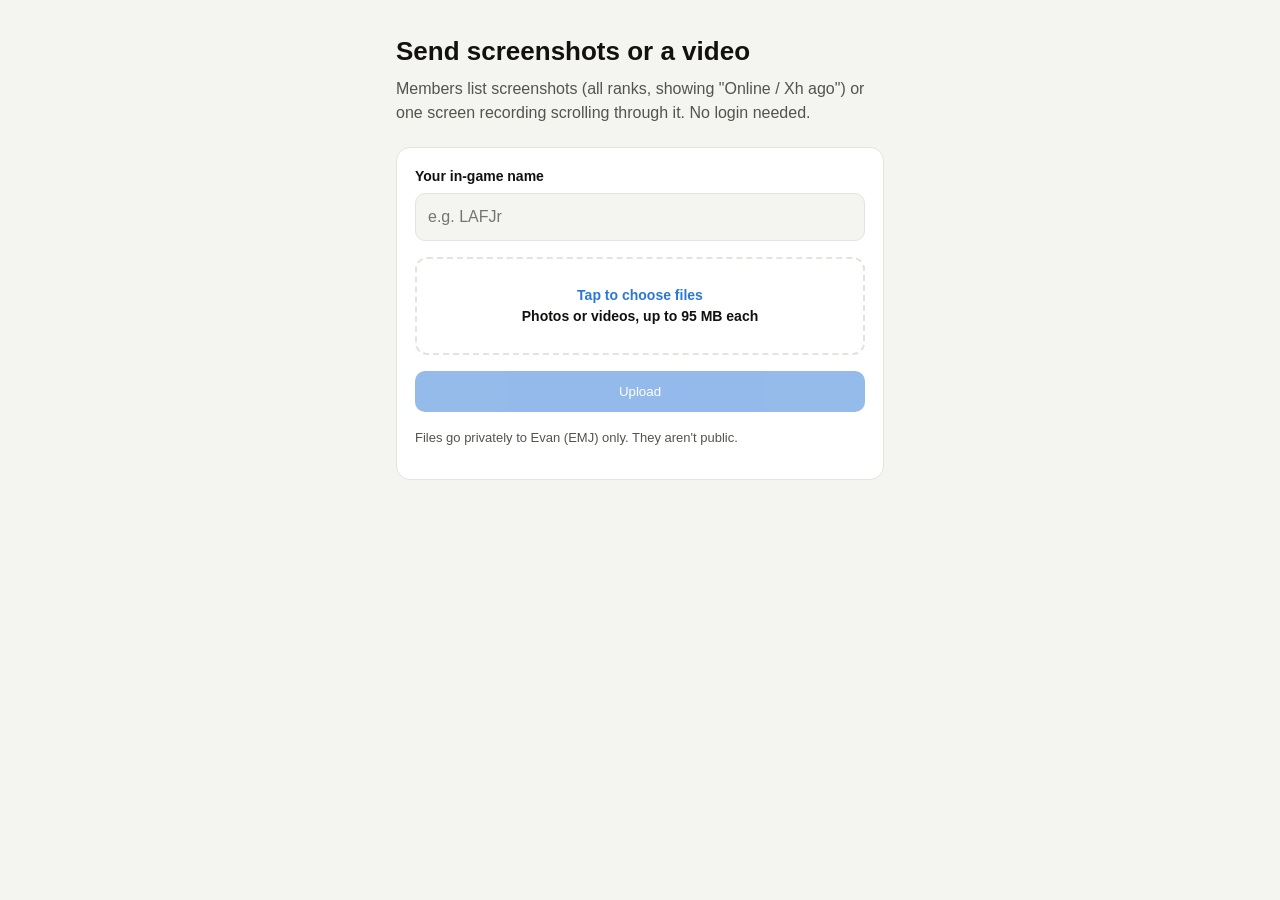
<file: upload/index.html>
<!DOCTYPE html>
<html lang="en">
<head>
<meta charset="utf-8">
<meta name="robots" content="noindex, nofollow">
<meta name="viewport" content="width=device-width, initial-scale=1">
<title>Upload — Evan Jones</title>
<style>
:root{
  color-scheme: light dark;
  --page:#f4f4f1; --surface:#ffffff; --ink:#12110f; --ink-2:#55534e;
  --hair:#e5e3db; --accent:#2a78d6; --good:#0a8f0a; --crit:#d03b3b;
}
@media (prefers-color-scheme: dark){
  :root{ --page:#121210; --surface:#1c1c19; --ink:#f1f0ea; --ink-2:#b0aea5; --hair:#33322d; --accent:#5b9cf0; --good:#4cc04c; --crit:#f07070; }
}
*{box-sizing:border-box}
body{margin:0;background:var(--page);color:var(--ink);font:16px/1.5 -apple-system,BlinkMacSystemFont,"Segoe UI",Roboto,sans-serif}
main{max-width:520px;margin:0 auto;padding:32px 16px 48px}
h1{font-size:26px;margin:0 0 6px}
p.lead{color:var(--ink-2);margin:0 0 22px}
.card{background:var(--surface);border:1px solid var(--hair);border-radius:14px;padding:18px}
label{display:block;font-weight:600;font-size:14px;margin:0 0 6px}
input[type=text]{width:100%;padding:11px 12px;border:1px solid var(--hair);border-radius:10px;background:var(--page);color:var(--ink);font:inherit;margin-bottom:16px}
.drop{display:block;border:2px dashed var(--hair);border-radius:12px;padding:26px 12px;text-align:center;cursor:pointer;margin-bottom:16px}
.drop b{color:var(--accent)}
.drop input{display:none}
button{width:100%;padding:13px;border:0;border-radius:10px;background:var(--accent);color:#fff;font:600 16px/1 inherit;cursor:pointer}
button:disabled{opacity:.5;cursor:default}
ul{list-style:none;padding:0;margin:16px 0 0;font-size:14px}
li{display:flex;justify-content:space-between;gap:10px;padding:6px 0;border-top:1px solid var(--hair)}
li span:first-child{overflow:hidden;text-overflow:ellipsis;white-space:nowrap}
.ok{color:var(--good)}.err{color:var(--crit)}
.small{color:var(--ink-2);font-size:13px;margin-top:14px}
</style>
</head>
<body>
<main>
<h1>Send screenshots or a video</h1>
<p class="lead">Members list screenshots (all ranks, showing "Online / Xh ago") or one screen recording scrolling through it. No login needed.</p>
<form class="card" id="f">
  <label for="who">Your in-game name</label>
  <input type="text" id="who" maxlength="40" placeholder="e.g. LAFJr" autocomplete="off">
  <label class="drop" for="files"><b>Tap to choose files</b><br><span id="pick">Photos or videos, up to 95 MB each</span>
    <input type="file" id="files" accept="image/*,video/*" multiple></label>
  <button id="go" disabled>Upload</button>
  <ul id="list"></ul>
  <p class="small">Files go privately to Evan (EMJ) only. They aren't public.</p>
</form>
</main>
<script>
const API = "https://emj-upload.bullochman.workers.dev/upload";
const $ = id => document.getElementById(id);
$("files").onchange = () => {
  const n = $("files").files.length;
  $("pick").textContent = n ? n + " file" + (n > 1 ? "s" : "") + " selected" : "Photos or videos, up to 95 MB each";
  $("go").disabled = !n;
};
$("f").onsubmit = async e => {
  e.preventDefault();
  $("go").disabled = true;
  const files = [...$("files").files];
  let good = 0;
  for (const file of files) {
    const li = document.createElement("li");
    li.innerHTML = "<span></span><span>Uploading…</span>";
    li.firstChild.textContent = file.name;
    $("list").appendChild(li);
    const status = li.lastChild;
    if (file.size > 95 * 1024 * 1024) { status.textContent = "Too big"; status.className = "err"; continue; }
    const fd = new FormData();
    fd.append("file", file);
    fd.append("name", $("who").value.trim());
    try {
      const r = await fetch(API, { method: "POST", body: fd });
      const j = await r.json().catch(() => ({}));
      if (!r.ok) throw new Error(j.error || r.status);
      status.textContent = "Done"; status.className = "ok"; good++;
    } catch (err) {
      status.textContent = "Failed: " + err.message; status.className = "err";
    }
  }
  $("go").textContent = good === files.length ? "All sent, thank you!" : "Upload";
  $("go").disabled = good === files.length;
};
</script>
</body>
</html>
</file>
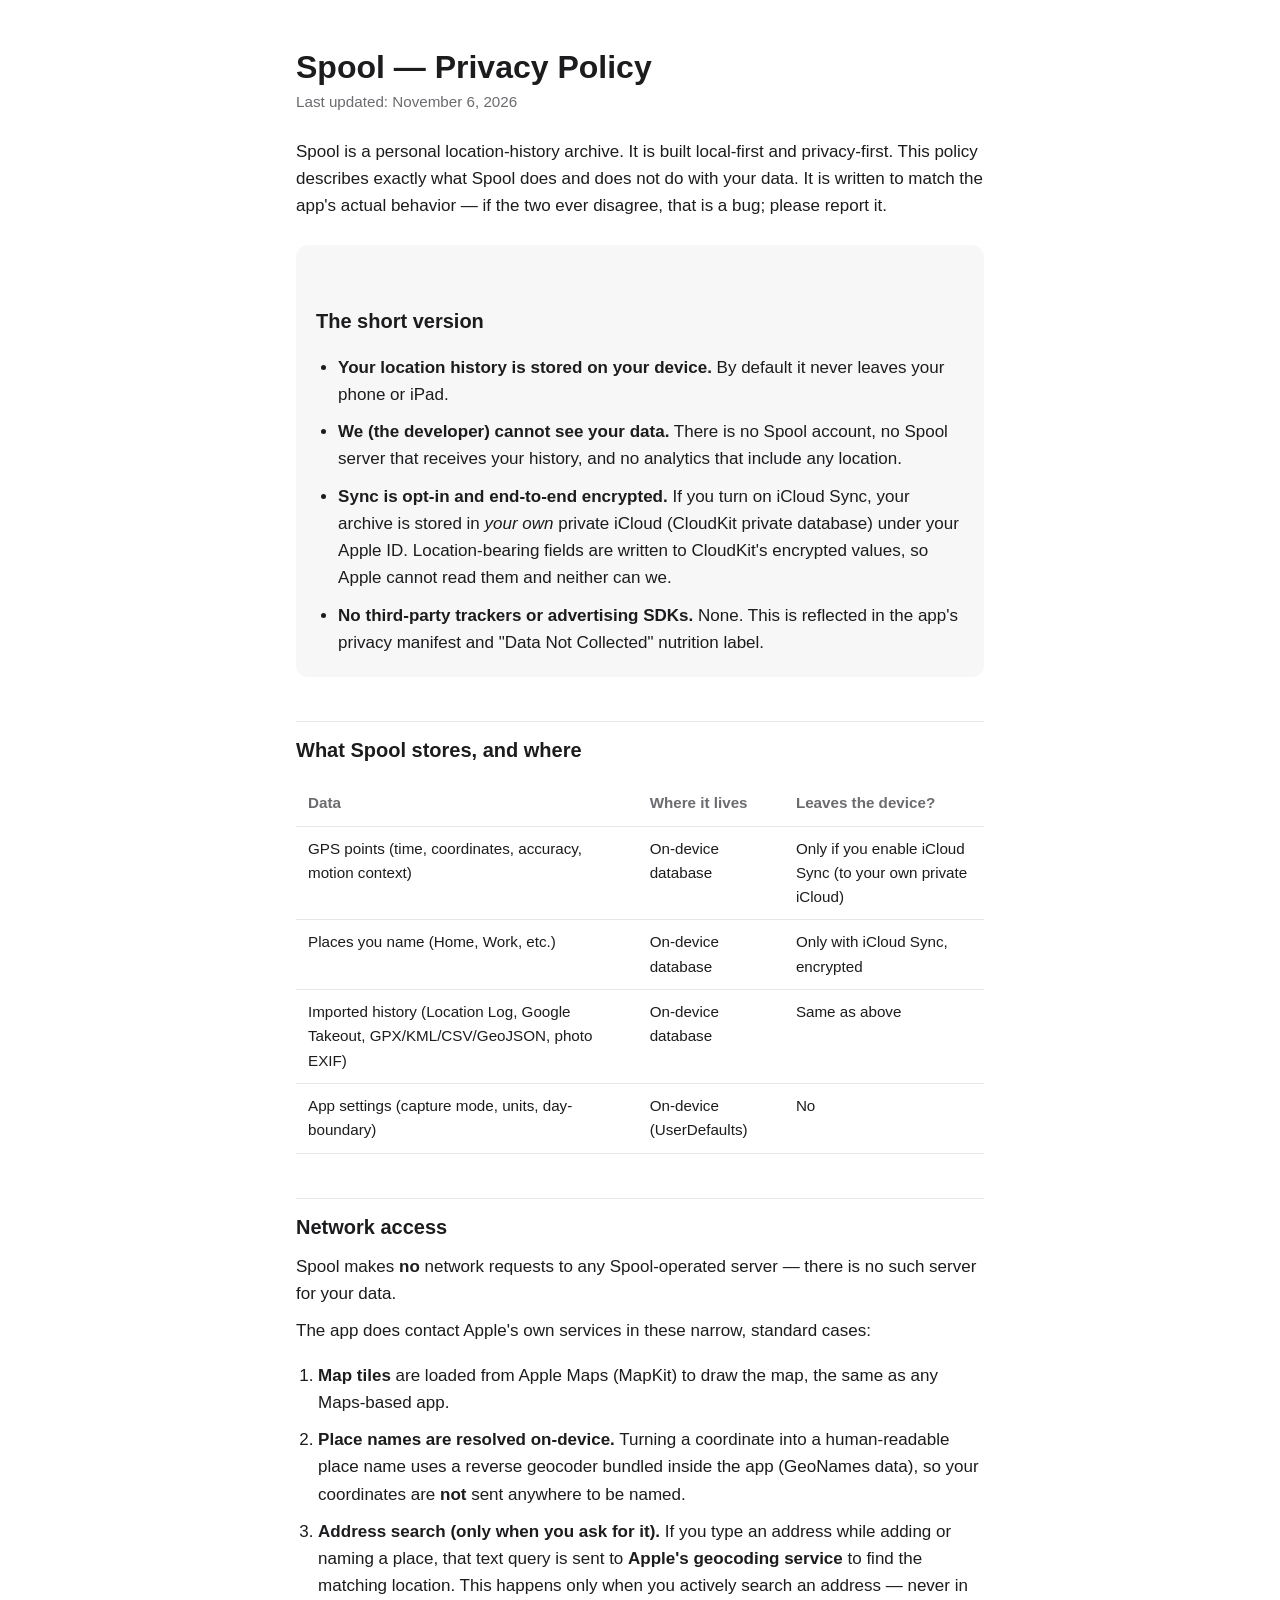
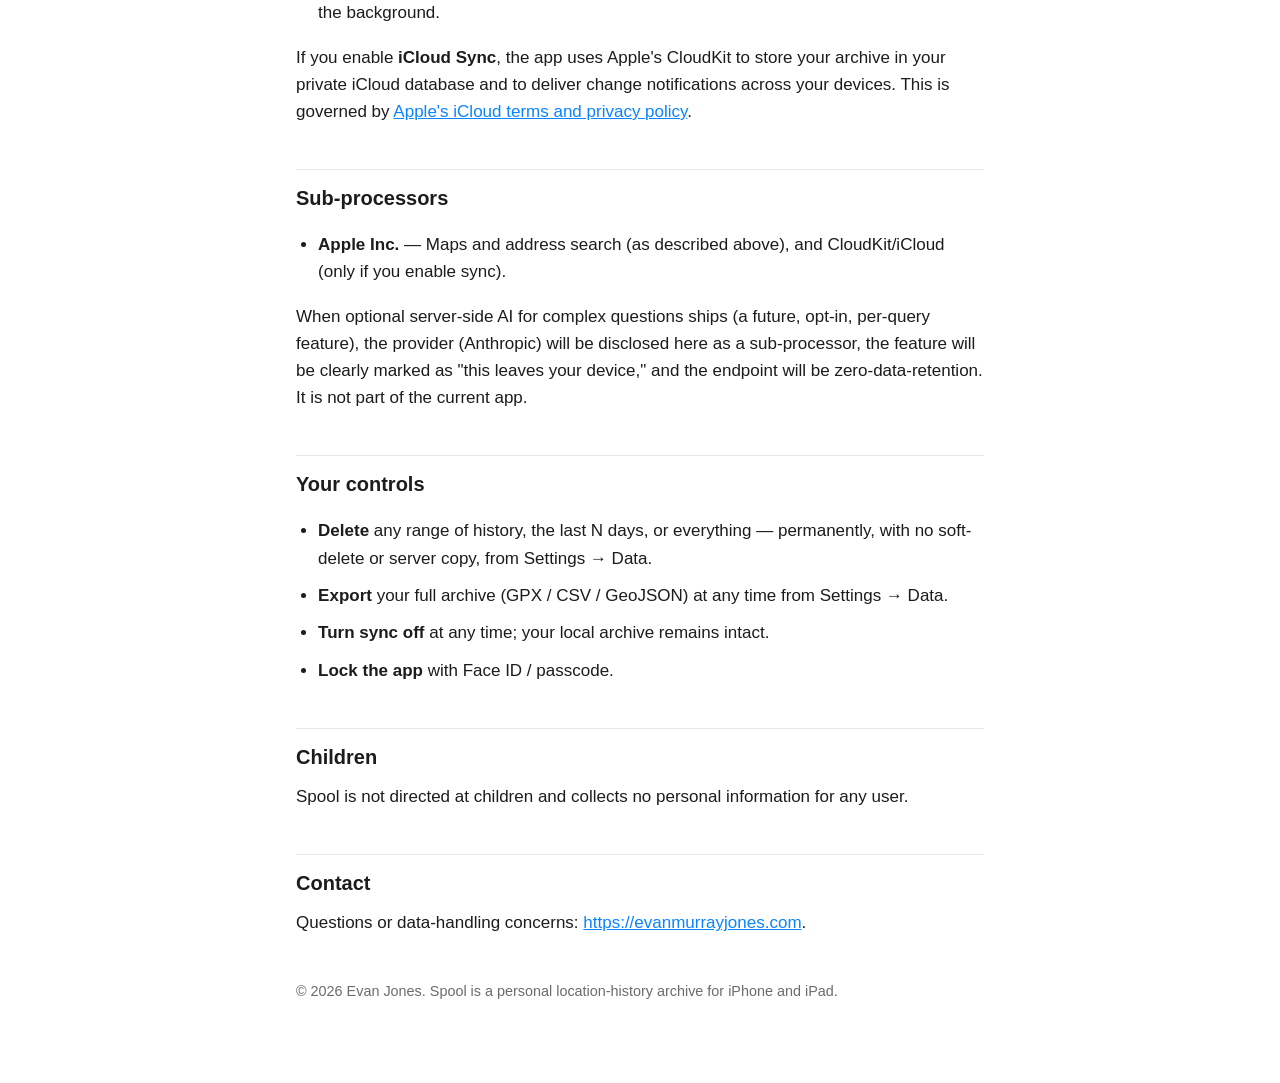
<file: spool/privacy/index.html>
<!doctype html>
<html lang="en">
<head>
<meta charset="utf-8">
<meta name="viewport" content="width=device-width, initial-scale=1">
<title>Spool — Privacy Policy</title>
<meta name="description" content="Privacy policy for Spool, a local-first personal location-history archive.">
<style>
  :root {
    --bg: #ffffff; --fg: #1c1c1e; --muted: #6b6b70; --rule: #e5e5ea;
    --accent: #0a84ff; --card: #f7f7f8;
  }
  @media (prefers-color-scheme: dark) {
    :root { --bg: #0f0f11; --fg: #ececf1; --muted: #9a9aa2; --rule: #2a2a2e; --accent: #4aa3ff; --card: #17171a; }
  }
  * { box-sizing: border-box; }
  html { -webkit-text-size-adjust: 100%; }
  body {
    margin: 0; background: var(--bg); color: var(--fg);
    font: 17px/1.6 -apple-system, BlinkMacSystemFont, "Segoe UI", Roboto, Helvetica, Arial, sans-serif;
  }
  main { max-width: 720px; margin: 0 auto; padding: 48px 16px 80px; }
  h1 { font-size: 2rem; line-height: 1.2; margin: 0 0 4px; }
  h2 { font-size: 1.25rem; margin: 2.2em 0 0.4em; padding-top: 0.6em; border-top: 1px solid var(--rule); }
  .updated { color: var(--muted); font-size: 0.95rem; margin: 0 0 1.5em; }
  p, li { margin: 0.6em 0; }
  ul, ol { padding-left: 1.3em; }
  a { color: var(--accent); }
  table { width: 100%; border-collapse: collapse; margin: 1em 0; font-size: 0.95rem; }
  th, td { text-align: left; padding: 10px 12px; border-bottom: 1px solid var(--rule); vertical-align: top; }
  th { color: var(--muted); font-weight: 600; }
  .lead { background: var(--card); border-radius: 12px; padding: 4px 20px; margin: 1.5em 0; }
  footer { margin-top: 3em; color: var(--muted); font-size: 0.9rem; }
  code { background: var(--card); padding: 2px 6px; border-radius: 6px; font-size: 0.9em; }
</style>
</head>
<body>
<main>
  <h1>Spool — Privacy Policy</h1>
  <p class="updated">Last updated: November 6, 2026</p>

  <p>Spool is a personal location-history archive. It is built local-first and privacy-first. This policy
  describes exactly what Spool does and does not do with your data. It is written to match the app's actual
  behavior — if the two ever disagree, that is a bug; please report it.</p>

  <div class="lead">
    <h2 style="border-top:none;padding-top:0.6em">The short version</h2>
    <ul>
      <li><strong>Your location history is stored on your device.</strong> By default it never leaves your phone or iPad.</li>
      <li><strong>We (the developer) cannot see your data.</strong> There is no Spool account, no Spool server that
        receives your history, and no analytics that include any location.</li>
      <li><strong>Sync is opt-in and end-to-end encrypted.</strong> If you turn on iCloud Sync, your archive is stored
        in <em>your own</em> private iCloud (CloudKit private database) under your Apple ID. Location-bearing fields are
        written to CloudKit's encrypted values, so Apple cannot read them and neither can we.</li>
      <li><strong>No third-party trackers or advertising SDKs.</strong> None. This is reflected in the app's privacy
        manifest and "Data Not Collected" nutrition label.</li>
    </ul>
  </div>

  <h2>What Spool stores, and where</h2>
  <table>
    <thead><tr><th>Data</th><th>Where it lives</th><th>Leaves the device?</th></tr></thead>
    <tbody>
      <tr><td>GPS points (time, coordinates, accuracy, motion context)</td><td>On-device database</td><td>Only if you enable iCloud Sync (to your own private iCloud)</td></tr>
      <tr><td>Places you name (Home, Work, etc.)</td><td>On-device database</td><td>Only with iCloud Sync, encrypted</td></tr>
      <tr><td>Imported history (Location Log, Google Takeout, GPX/KML/CSV/GeoJSON, photo EXIF)</td><td>On-device database</td><td>Same as above</td></tr>
      <tr><td>App settings (capture mode, units, day-boundary)</td><td>On-device (UserDefaults)</td><td>No</td></tr>
    </tbody>
  </table>

  <h2>Network access</h2>
  <p>Spool makes <strong>no</strong> network requests to any Spool-operated server — there is no such server for your data.</p>
  <p>The app does contact Apple's own services in these narrow, standard cases:</p>
  <ol>
    <li><strong>Map tiles</strong> are loaded from Apple Maps (MapKit) to draw the map, the same as any Maps-based app.</li>
    <li><strong>Place names are resolved on-device.</strong> Turning a coordinate into a human-readable place name uses a
      reverse geocoder bundled inside the app (GeoNames data), so your coordinates are <strong>not</strong> sent anywhere to be named.</li>
    <li><strong>Address search (only when you ask for it).</strong> If you type an address while adding or naming a place, that
      text query is sent to <strong>Apple's geocoding service</strong> to find the matching location. This happens only when
      you actively search an address — never in the background.</li>
  </ol>
  <p>If you enable <strong>iCloud Sync</strong>, the app uses Apple's CloudKit to store your archive in your private iCloud
  database and to deliver change notifications across your devices. This is governed by
  <a href="https://www.apple.com/legal/privacy/">Apple's iCloud terms and privacy policy</a>.</p>

  <h2>Sub-processors</h2>
  <ul>
    <li><strong>Apple Inc.</strong> — Maps and address search (as described above), and CloudKit/iCloud (only if you enable sync).</li>
  </ul>
  <p>When optional server-side AI for complex questions ships (a future, opt-in, per-query feature), the provider
  (Anthropic) will be disclosed here as a sub-processor, the feature will be clearly marked as "this leaves your device,"
  and the endpoint will be zero-data-retention. It is not part of the current app.</p>

  <h2>Your controls</h2>
  <ul>
    <li><strong>Delete</strong> any range of history, the last N days, or everything — permanently, with no soft-delete or
      server copy, from Settings → Data.</li>
    <li><strong>Export</strong> your full archive (GPX / CSV / GeoJSON) at any time from Settings → Data.</li>
    <li><strong>Turn sync off</strong> at any time; your local archive remains intact.</li>
    <li><strong>Lock the app</strong> with Face ID / passcode.</li>
  </ul>

  <h2>Children</h2>
  <p>Spool is not directed at children and collects no personal information for any user.</p>

  <h2>Contact</h2>
  <p>Questions or data-handling concerns: <a href="https://evanmurrayjones.com">https://evanmurrayjones.com</a>.</p>

  <footer>© 2026 Evan Jones. Spool is a personal location-history archive for iPhone and iPad.</footer>
</main>
</body>
</html>
</file>
<file: styles.css>
/* ===========================================================
   Evan Murray Jones — personal hub
   Plain CSS, no build step. Light/dark aware.
   =========================================================== */

:root {
  --bg: #fbfbf9;
  --bg-soft: #f2f1ec;
  --surface: #ffffff;
  --text: #1a1a18;
  --text-soft: #52514c;
  --text-faint: #8a8880;
  --border: #e4e2da;
  --accent: #c6442a;        /* warm, confident red-clay */
  --accent-soft: #f3d9d1;
  --ring: rgba(198, 68, 42, 0.35);
  --shadow: 0 1px 2px rgba(20,20,18,.04), 0 8px 24px rgba(20,20,18,.06);
  --radius: 16px;
  --maxw: 1080px;
  --font: -apple-system, BlinkMacSystemFont, "Segoe UI", Roboto, Helvetica, Arial, sans-serif;
  --serif: "Iowan Old Style", "Palatino Linotype", Palatino, Georgia, "Times New Roman", serif;
}

@media (prefers-color-scheme: dark) {
  :root {
    --bg: #15140f;
    --bg-soft: #1d1c16;
    --surface: #211f19;
    --text: #f3f1ea;
    --text-soft: #c3c0b5;
    --text-faint: #8d8a7e;
    --border: #322f27;
    --accent: #e8714f;
    --accent-soft: #3a241c;
    --ring: rgba(232, 113, 79, 0.4);
    --shadow: 0 1px 2px rgba(0,0,0,.3), 0 10px 30px rgba(0,0,0,.35);
  }
}

* { box-sizing: border-box; }

html { scroll-behavior: smooth; -webkit-text-size-adjust: 100%; }

body {
  margin: 0;
  font-family: var(--font);
  background: var(--bg);
  color: var(--text);
  line-height: 1.6;
  -webkit-font-smoothing: antialiased;
  text-rendering: optimizeLegibility;
}

a { color: inherit; text-decoration: none; }

::selection { background: var(--accent-soft); color: var(--text); }

:focus-visible {
  outline: 3px solid var(--ring);
  outline-offset: 2px;
  border-radius: 6px;
}

.skip {
  position: absolute;
  left: -999px;
  top: 0;
  background: var(--accent);
  color: #fff;
  padding: .6rem 1rem;
  z-index: 100;
}
.skip:focus { left: 1rem; top: 1rem; }

/* ---------- Header / nav ---------- */
.site-header {
  position: sticky;
  top: 0;
  z-index: 40;
  backdrop-filter: saturate(180%) blur(12px);
  background: color-mix(in srgb, var(--bg) 82%, transparent);
  border-bottom: 1px solid transparent;
  transition: border-color .2s;
}
@supports not (backdrop-filter: blur(1px)) {
  .site-header { background: var(--bg); }
}
.nav {
  max-width: var(--maxw);
  margin: 0 auto;
  padding: 1rem 1.5rem;
  display: flex;
  align-items: center;
  justify-content: space-between;
}
.brand {
  font-weight: 800;
  letter-spacing: .14em;
  font-size: .95rem;
  padding: .35rem .55rem;
  border: 1.5px solid var(--text);
  border-radius: 8px;
}
.nav-links { display: flex; gap: 1.6rem; font-size: .95rem; color: var(--text-soft); }
.nav-links a { position: relative; padding: .25rem 0; }
.nav-links a:hover { color: var(--text); }
.nav-links a::after {
  content: "";
  position: absolute;
  left: 0; bottom: -2px;
  width: 0; height: 2px;
  background: var(--accent);
  transition: width .2s ease;
}
.nav-links a:hover::after { width: 100%; }

/* ---------- Layout helpers ---------- */
.section {
  max-width: var(--maxw);
  margin: 0 auto;
  padding: 5.5rem 1.5rem;
}
.section-head { margin-bottom: 2.5rem; }
h2 {
  font-size: clamp(1.6rem, 3vw, 2.2rem);
  margin: 0 0 .4rem;
  letter-spacing: -.02em;
}
.section-sub { color: var(--text-faint); margin: 0; }

/* ---------- Hero ---------- */
.hero {
  max-width: var(--maxw);
  margin: 0 auto;
  padding: clamp(4rem, 12vw, 9rem) 1.5rem clamp(3rem, 7vw, 5rem);
}
.eyebrow {
  text-transform: uppercase;
  letter-spacing: .22em;
  font-size: .78rem;
  font-weight: 600;
  color: var(--accent);
  margin: 0 0 1.2rem;
}
.hero h1 {
  font-family: var(--serif);
  font-weight: 600;
  font-size: clamp(2.6rem, 7vw, 5rem);
  line-height: 1.05;
  letter-spacing: -.02em;
  margin: 0 0 1.5rem;
}
.lede {
  font-size: clamp(1.1rem, 1.6vw, 1.3rem);
  color: var(--text-soft);
  max-width: 44ch;
  margin: 0 0 2.2rem;
}
.hero-actions { display: flex; flex-wrap: wrap; gap: .9rem; }

.btn {
  display: inline-flex;
  align-items: center;
  gap: .5rem;
  padding: .8rem 1.4rem;
  border-radius: 999px;
  font-weight: 600;
  font-size: .98rem;
  border: 1.5px solid transparent;
  transition: transform .12s ease, box-shadow .2s ease, background .2s ease, border-color .2s;
}
.btn:active { transform: translateY(1px); }
.btn-primary { background: var(--accent); color: #fff; box-shadow: var(--shadow); }
.btn-primary:hover { box-shadow: 0 6px 20px var(--ring); }
.btn-ghost { border-color: var(--border); color: var(--text); }
.btn-ghost:hover { border-color: var(--text); }

/* ---------- Featured app ---------- */
.eyebrow-center { text-align: center; }
.app-card {
  background: var(--surface);
  border: 1px solid var(--border);
  border-radius: 22px;
  box-shadow: var(--shadow);
  padding: clamp(1.6rem, 4vw, 2.8rem);
}
.app-head {
  display: flex;
  gap: 1.6rem;
  align-items: center;
  flex-wrap: wrap;
}
.app-icon {
  width: 120px; height: 120px;
  border-radius: 26px;
  box-shadow: 0 8px 24px rgba(0,0,0,.18);
  flex: 0 0 auto;
}
.app-head-text { flex: 1 1 320px; min-width: 260px; }
.app-head-text h2 { margin: 0 0 .3rem; }
.app-tagline { font-size: 1.15rem; color: var(--text-soft); margin: 0 0 .7rem; max-width: 46ch; }
.app-meta { color: var(--text-faint); font-size: .9rem; margin-bottom: 1.1rem; }
.app-meta .dot { margin: 0 .5rem; opacity: .5; }
.appstore-badge { display: inline-block; transition: transform .12s ease; }
.appstore-badge:hover { transform: translateY(-2px); }

.app-features {
  list-style: none;
  padding: 0;
  margin: 2rem 0 0;
  display: grid;
  grid-template-columns: repeat(auto-fit, minmax(240px, 1fr));
  gap: .7rem 1.6rem;
}
.app-features li {
  position: relative;
  padding-left: 1.5rem;
  color: var(--text-soft);
  font-size: .98rem;
}
.app-features li::before {
  content: "";
  position: absolute; left: 0; top: .55em;
  width: 7px; height: 7px; border-radius: 50%;
  background: var(--accent);
}
.app-features strong { color: var(--text); font-weight: 600; }

.app-shots {
  display: flex;
  gap: 1rem;
  margin-top: 2rem;
  overflow-x: auto;
  padding-bottom: .6rem;
  scroll-snap-type: x mandatory;
  -webkit-overflow-scrolling: touch;
}
.app-shots img {
  height: 380px;
  width: auto;
  border-radius: 18px;
  border: 1px solid var(--border);
  flex: 0 0 auto;
  scroll-snap-align: start;
  background: #000;
}

.trust-line { color: var(--text-faint); font-size: .85rem; margin: 1.6rem 0 0; }
.app-blurb { color: var(--text-soft); font-size: 1.02rem; margin: 1.4rem 0 0; max-width: 70ch; }
.app-card-aa .app-icon { background: #16203A; }
.btn-lg { padding: .95rem 1.7rem; font-size: 1.05rem; }

/* ---------- Project cards: icon + subtitle + tag variants ---------- */
.card-icon { border-radius: 10px; flex:0 0 auto; }
.card-top { display:flex; align-items:center; justify-content:space-between; gap:.6rem; margin-bottom:1rem; }
.card-sub { color: var(--text); font-weight: 600; font-size: .98rem; margin: 0 0 .5rem; }
.tag-soon { color: var(--warn, #b8841f); background: rgba(216,162,60,.16); }
.tag-case { color: var(--text-faint); background: var(--bg-soft); }
@media (prefers-color-scheme: dark){ .tag-soon{ color:#e0b253; } }

/* ---------- Skills ---------- */
.section-skills { background: var(--bg-soft); max-width:none; padding-left:0; padding-right:0; }
.skills-wrap { max-width: var(--maxw); margin:0 auto; padding: 0 1.5rem; }
.skill-block { margin-bottom: 1.6rem; }
.skill-block h4 { margin:0 0 .7rem; font-size:1rem; color: var(--text); letter-spacing: .01em; display:flex; align-items:center; gap:.5rem; }
.count-badge { font-size:.72rem; font-weight:700; color:var(--accent); background:var(--accent-soft); padding:.15rem .5rem; border-radius:999px; }
.chips { display:flex; flex-wrap:wrap; gap:.5rem; }
.chips span {
  font-size:.86rem; color: var(--text-soft); background: var(--surface);
  border:1px solid var(--border); border-radius:999px; padding:.4rem .8rem;
}
.chips-api span.hot, .chips span.hot {
  color:#fff; background: var(--accent); border-color: transparent; font-weight:600;
}

/* ---------- Work with me ---------- */
.section-work { }
.work-card {
  max-width: 720px; margin:0 auto; text-align:center;
  background: var(--surface); border:1px solid var(--border); border-radius:22px;
  box-shadow: var(--shadow); padding: clamp(2rem,5vw,3.2rem);
}
.work-lede { color:var(--text-soft); font-size:1.08rem; margin: .6rem auto 1.4rem; max-width: 56ch; }
.price-row { margin: .5rem 0 1.4rem; }
.price { font-family: var(--serif); font-size: 3rem; font-weight:600; color: var(--text); }
.per { color: var(--text-faint); font-size:1.1rem; margin-left:.2rem; }
.work-list { list-style:none; padding:0; margin:0 auto 1.8rem; max-width: 44ch; text-align:left; display:inline-block; }
.work-list li { position:relative; padding-left:1.6rem; margin-bottom:.6rem; color:var(--text-soft); }
.work-list li::before { content:"✓"; position:absolute; left:0; color:var(--accent); font-weight:700; }
.work-note { color:var(--text-faint); font-size:.85rem; margin: 1.1rem 0 0; }

/* ---------- Vault ---------- */
.section-vault { }
.vault-wrap {
  max-width: 640px; margin:0 auto; text-align:center;
  border:1.5px dashed var(--border); border-radius:22px; padding: clamp(2rem,5vw,3rem);
  background: linear-gradient(180deg, transparent, var(--bg-soft));
}
.vault-wrap h2 { margin:.3rem 0 .8rem; }
.vault-lede { color:var(--text-soft); max-width: 52ch; margin:0 auto 1.6rem; }

.about-trust { color: var(--text-faint); font-size: .92rem; border-top:1px solid var(--border); padding-top:1.2rem; margin-top:1.4rem !important; }

/* ---------- Building grid ---------- */
.grid {
  display: grid;
  grid-template-columns: repeat(auto-fill, minmax(260px, 1fr));
  gap: 1.2rem;
}
.card {
  background: var(--surface);
  border: 1px solid var(--border);
  border-radius: var(--radius);
  padding: 1.6rem 1.5rem;
  box-shadow: var(--shadow);
  transition: transform .15s ease, border-color .2s ease;
}
.card:hover { transform: translateY(-3px); border-color: color-mix(in srgb, var(--accent) 40%, var(--border)); }
.card-top { margin-bottom: 1rem; }
.tag {
  display: inline-block;
  font-size: .72rem;
  font-weight: 700;
  letter-spacing: .08em;
  text-transform: uppercase;
  color: var(--accent);
  background: var(--accent-soft);
  padding: .3rem .6rem;
  border-radius: 999px;
}
.tag-muted { color: var(--text-faint); background: var(--bg-soft); }
.card h3 { margin: 0 0 .5rem; font-size: 1.2rem; letter-spacing: -.01em; }
.card p { margin: 0; color: var(--text-soft); font-size: .98rem; }
.card-add { border-style: dashed; background: transparent; box-shadow: none; }

/* ---------- About ---------- */
.section-about { background: var(--bg-soft); max-width: none; }
.about-wrap {
  max-width: var(--maxw);
  margin: 0 auto;
  padding: 0;
}
.section-about { padding-left: 0; padding-right: 0; }
.about-wrap { padding: 0 1.5rem; }
.about-wrap h2 { margin-bottom: 1.2rem; }
.about-wrap p {
  font-size: 1.15rem;
  color: var(--text-soft);
  max-width: 62ch;
  margin: 0 0 1.2rem;
}

/* ---------- Contact ---------- */
.section-contact { text-align: center; }
.contact-lede { color: var(--text-soft); margin: 0 0 1.5rem; }
.email-link {
  font-family: var(--serif);
  font-size: clamp(1.4rem, 4vw, 2.4rem);
  font-weight: 600;
  letter-spacing: -.01em;
  border-bottom: 2px solid var(--accent-soft);
  padding-bottom: .15rem;
  transition: border-color .2s;
}
.email-link:hover { border-color: var(--accent); }

/* ---------- Footer ---------- */
.site-footer {
  border-top: 1px solid var(--border);
  color: var(--text-faint);
  font-size: .9rem;
}
.footer-inner {
  max-width: var(--maxw);
  margin: 0 auto;
  padding: 2rem 1.5rem;
  display: flex;
  gap: .6rem;
  align-items: center;
  flex-wrap: wrap;
}
.footer-dot { opacity: .5; }

/* ---------- Motion ---------- */
@media (prefers-reduced-motion: reduce) {
  * { scroll-behavior: auto !important; transition: none !important; }
}

/* ---------- Small screens ---------- */
@media (max-width: 560px) {
  .nav-links { gap: 1rem; font-size: .88rem; }
  .section { padding: 4rem 1.25rem; }
  .btn { flex: 1 1 auto; justify-content: center; }
}

/* ---- Contact vCard block (add-me-to-contacts QR) ---- */
.vcard-block { display: flex; gap: 28px; align-items: center; flex-wrap: wrap; margin-top: 32px; padding: 24px; background: var(--surface); border: 1px solid var(--border); border-radius: var(--radius); box-shadow: var(--shadow); }
.vcard-text { flex: 1 1 260px; min-width: 0; }
.vcard-text h3 { margin: 0 0 6px; font-family: var(--serif); font-size: 1.3rem; }
.vcard-text > p { margin: 0 0 14px; color: var(--text-soft); }
.vcard-detail { font-size: .9rem; color: var(--text-soft); }
.btn-save { display: inline-block; background: var(--accent); color: #fff; font-weight: 600; text-decoration: none; padding: 11px 20px; border-radius: 10px; transition: filter .15s; }
.btn-save:hover { filter: brightness(1.06); }
.vcard-qr { margin: 0; flex: 0 0 auto; background: #fff; padding: 12px; border-radius: 14px; border: 1px solid var(--border); }
.vcard-qr img { display: block; width: 200px; height: 200px; }
@media (max-width: 560px) { .vcard-block { flex-direction: column; text-align: center; } .vcard-qr { align-self: center; } }
</file>
